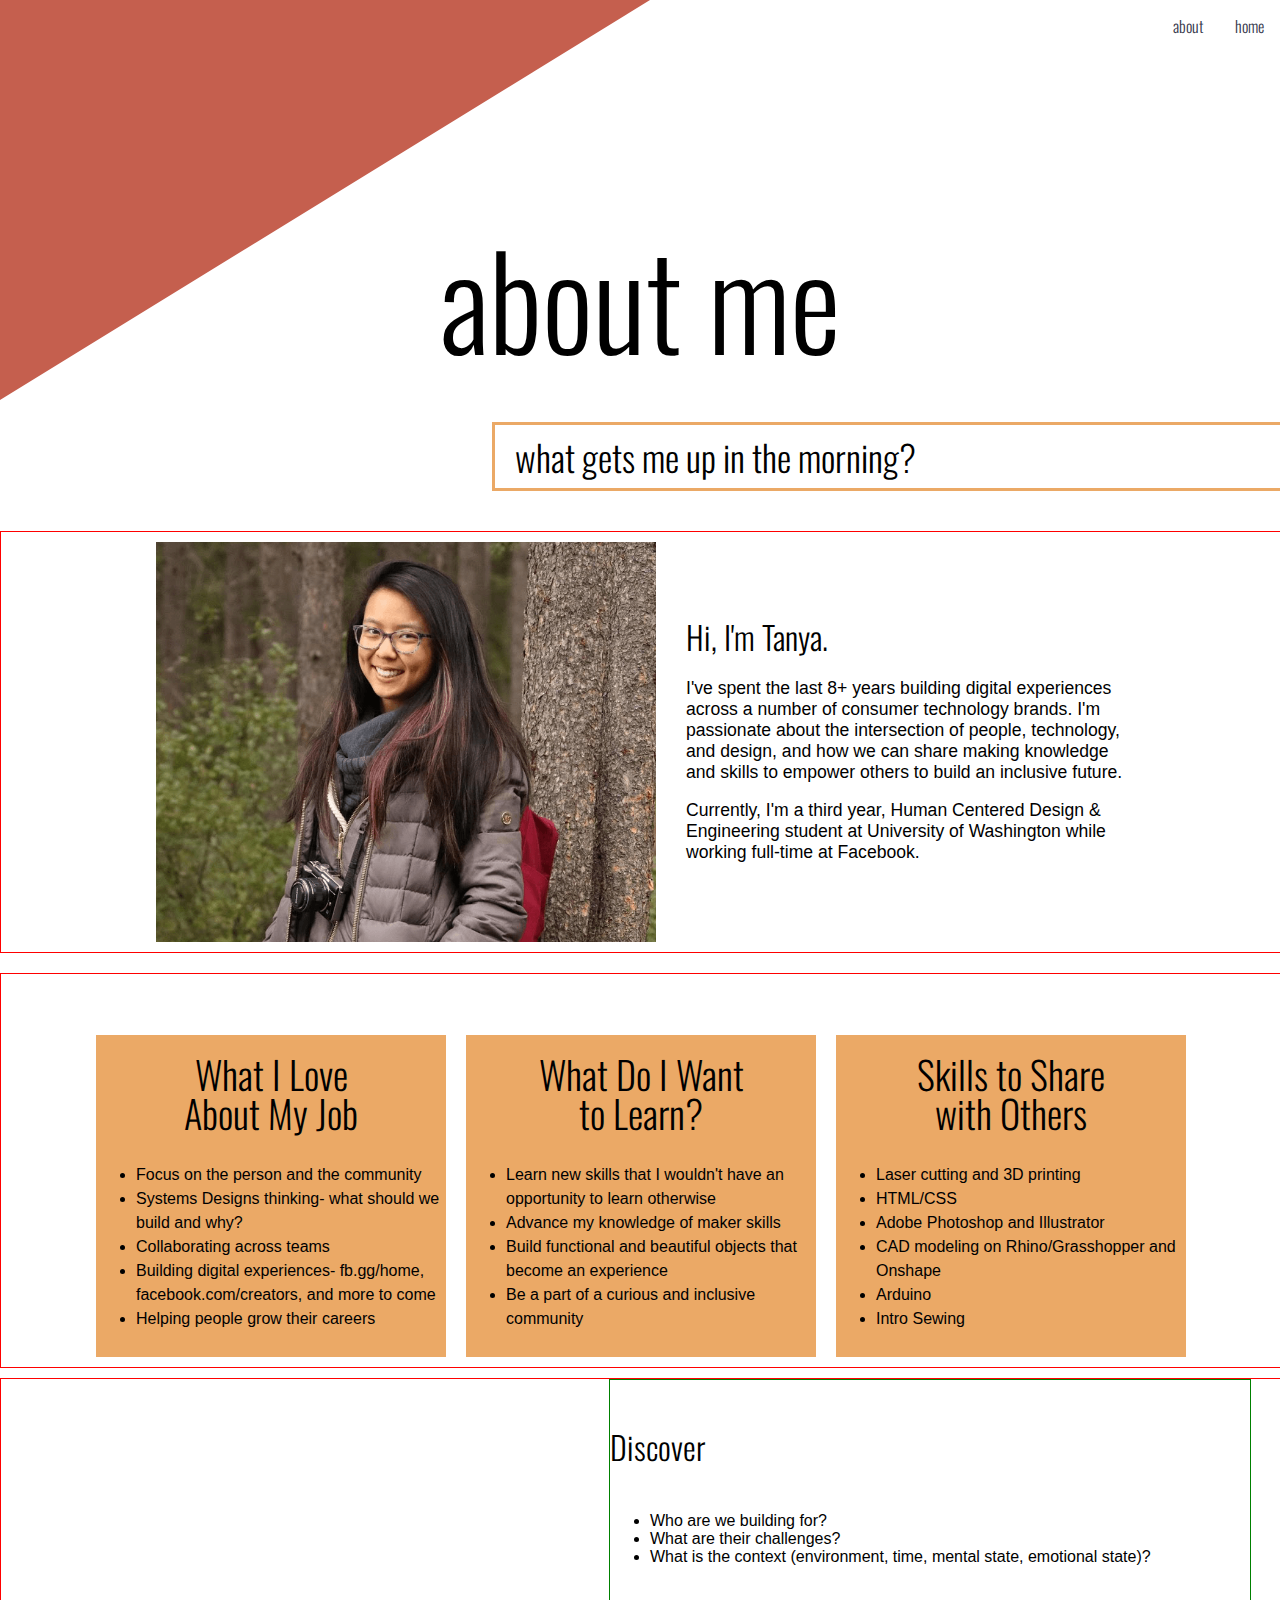
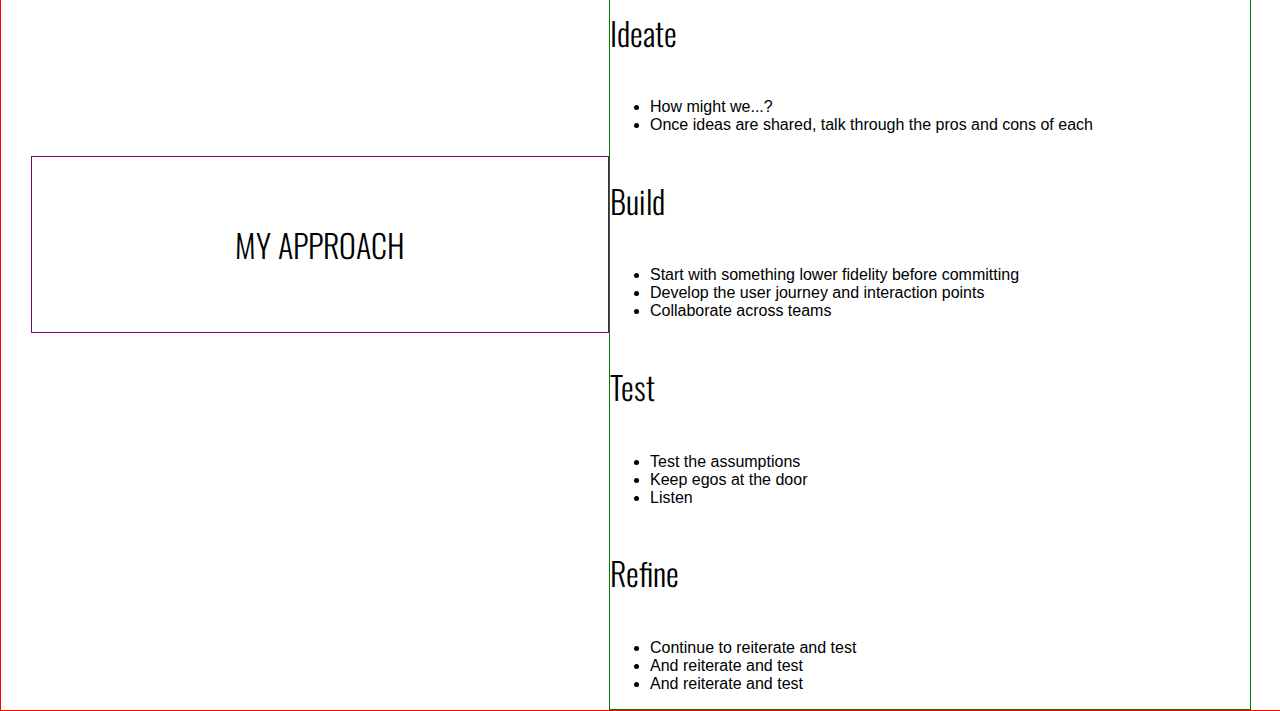
<file: about.html>
<!DOCTYPE html>
<html>

<head>
  <meta charset="utf-8">
  <meta name="viewport" content="width=device-width, maximum-scale=1.0" />
  <link rel="shortcut icon" type="image/x-icon" href="images/logo.png" />
  <title>Tanya Wang About</title>

  <link href="style.css" media="screen" rel="stylesheet" type="text/css" />
  <link href="https://fonts.googleapis.com/css?family=Oswald:200,400" rel="stylesheet">
  <script src="https://code.jquery.com/jquery-1.10.2.js"></script>
</head>

<body>

  <!-- Header -->
  <div id="container">
    <div class="triangle"></div>

    <!-- Nav Start -->
    <div id="nav-container"></div>

    <script>
      $(function() {
        $("#nav-container").load("nav.html");
      });

      $(function() {
        $('#navbar a').click(function() {
          $('#navbar a').removeClass('active');
          $(this).addClass('active');
        });
      });
    </script>

    <!-- Nav end -->

    <div class="header">
      <h1>about me</h1>
      <h2>what gets me up in the morning?</h2>
    </div>
  </div>

  <!-- Body -->

  <div class="about">
    <div class="assignments">
      <div class="assignment">
        <img src="images/profile-pic-small.png" width=800 />
      </div>
      <div class="wrap">
        <h4>Hi, I'm Tanya.</h4>
        <p>
          I've spent the last 8+ years building digital experiences across a number of consumer technology brands. I'm passionate about the intersection of people, technology, and design, and how we can share making knowledge and skills to empower
          others to build an inclusive future.
        </p>
        <p>
          Currently, I'm a third year, Human Centered Design & Engineering student at University of Washington while working full-time at Facebook.
        </p>
      </div>

    </div>



    <div class="assignments">
      <div class="assignment">
        <div class="noimage">
          <h4>What I Love </br>About My Job</h4>
          <ul>
            <li>Focus on the person and the community</li>
            <li>Systems Designs thinking- what should we build and why?</li>
            <li>Collaborating across teams</li>
            <li>Building digital experiences- fb.gg/home, facebook.com/creators, and more to come</li>
            <li>Helping people grow their careers </li>
          </ul>
        </div>
      </div>

      <div class="assignment">
        <div class="noimage">
          <h4>What Do I Want</br> to Learn?</h4>
          <ul>
            <li>Learn new skills that I wouldn't have an opportunity to learn otherwise</li>
            <li>Advance my knowledge of maker skills</li>
            <li>Build functional and beautiful objects that become an experience</li>
            <li>Be a part of a curious and inclusive community</li>
          </ul>
        </div>
      </div>


      <div class="assignment">
        <div class="noimage">
          <h4>Skills to Share<br />with Others</h4>
          <ul>
            <li>Laser cutting and 3D printing</li>
            <li>HTML/CSS</li>
            <li>Adobe Photoshop and Illustrator</li>
            <li>CAD modeling on Rhino/Grasshopper and Onshape</li>
            <li>Arduino</li>
            <li>Intro Sewing</li>
          </ul>
        </div>
      </div>

    </div>
  </div>

  <!-- Approach -->
  <div class="approachheader">
    <div class="approach-left">
      <h3> MY APPROACH </h3>
    </div>
    <div class="approach-right">
      <h4>Discover</h4>
      <ul>
        <li>Who are we building for?</li>
        <li>What are their challenges?</li>
        <li>What is the context (environment, time, mental state, emotional state)?</li>
      </ul>

      <h4>Ideate</h4>
      <ul>
        <li>How might we...?</li>
        <li>Once ideas are shared, talk through the pros and cons of each</li>
      </ul>


      <h4>Build</h4>
      <ul>
        <li>Start with something lower fidelity before committing</li>
        <li>Develop the user journey and interaction points</li>
        <li>Collaborate across teams</li>
      </ul>


      <h4>Test</h4>
      <ul>
        <li>Test the assumptions</li>
        <li>Keep egos at the door</li>
        <li>Listen</li>
      </ul>

      <h4>Refine</h4>
      <ul>
        <li>Continue to reiterate and test</li>
        <li>And reiterate and test</li>
        <li>And reiterate and test</li>
      </ul>

    </div>
  </div>

</body>

</html>
</file>
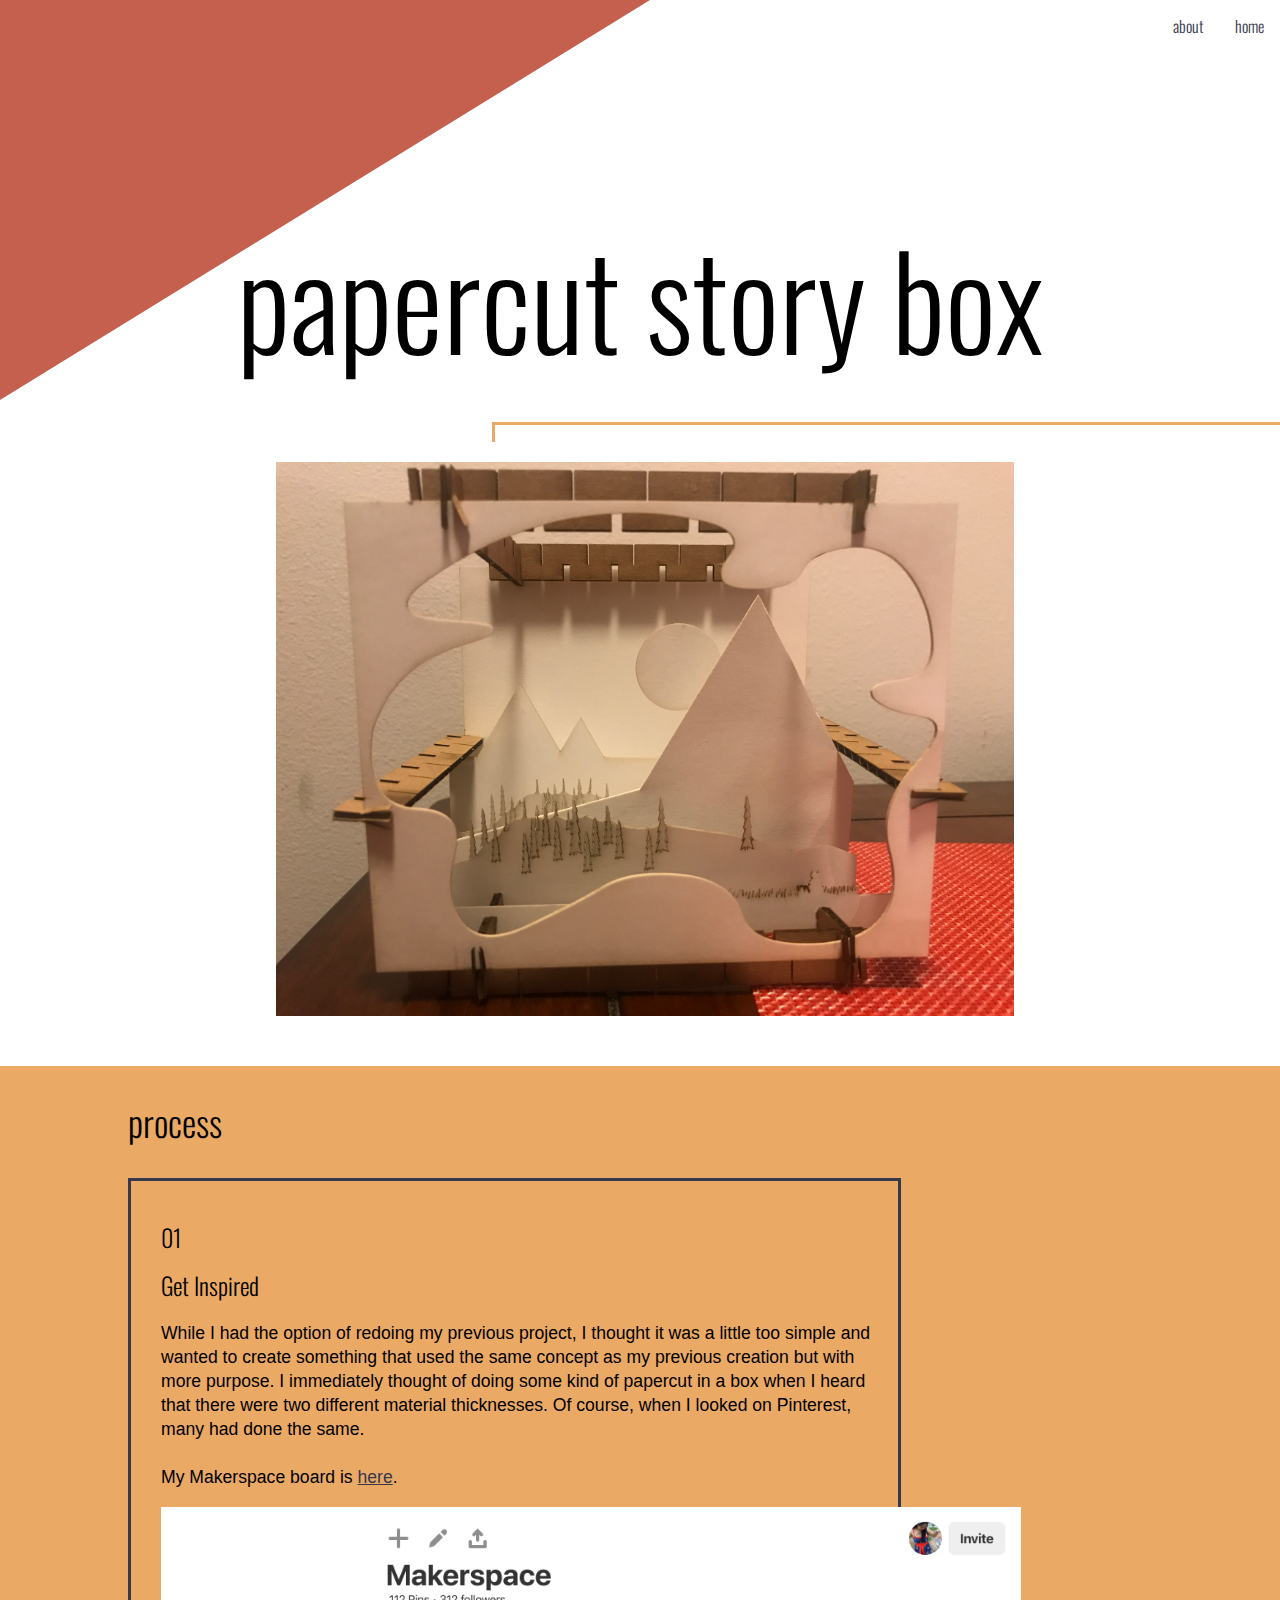
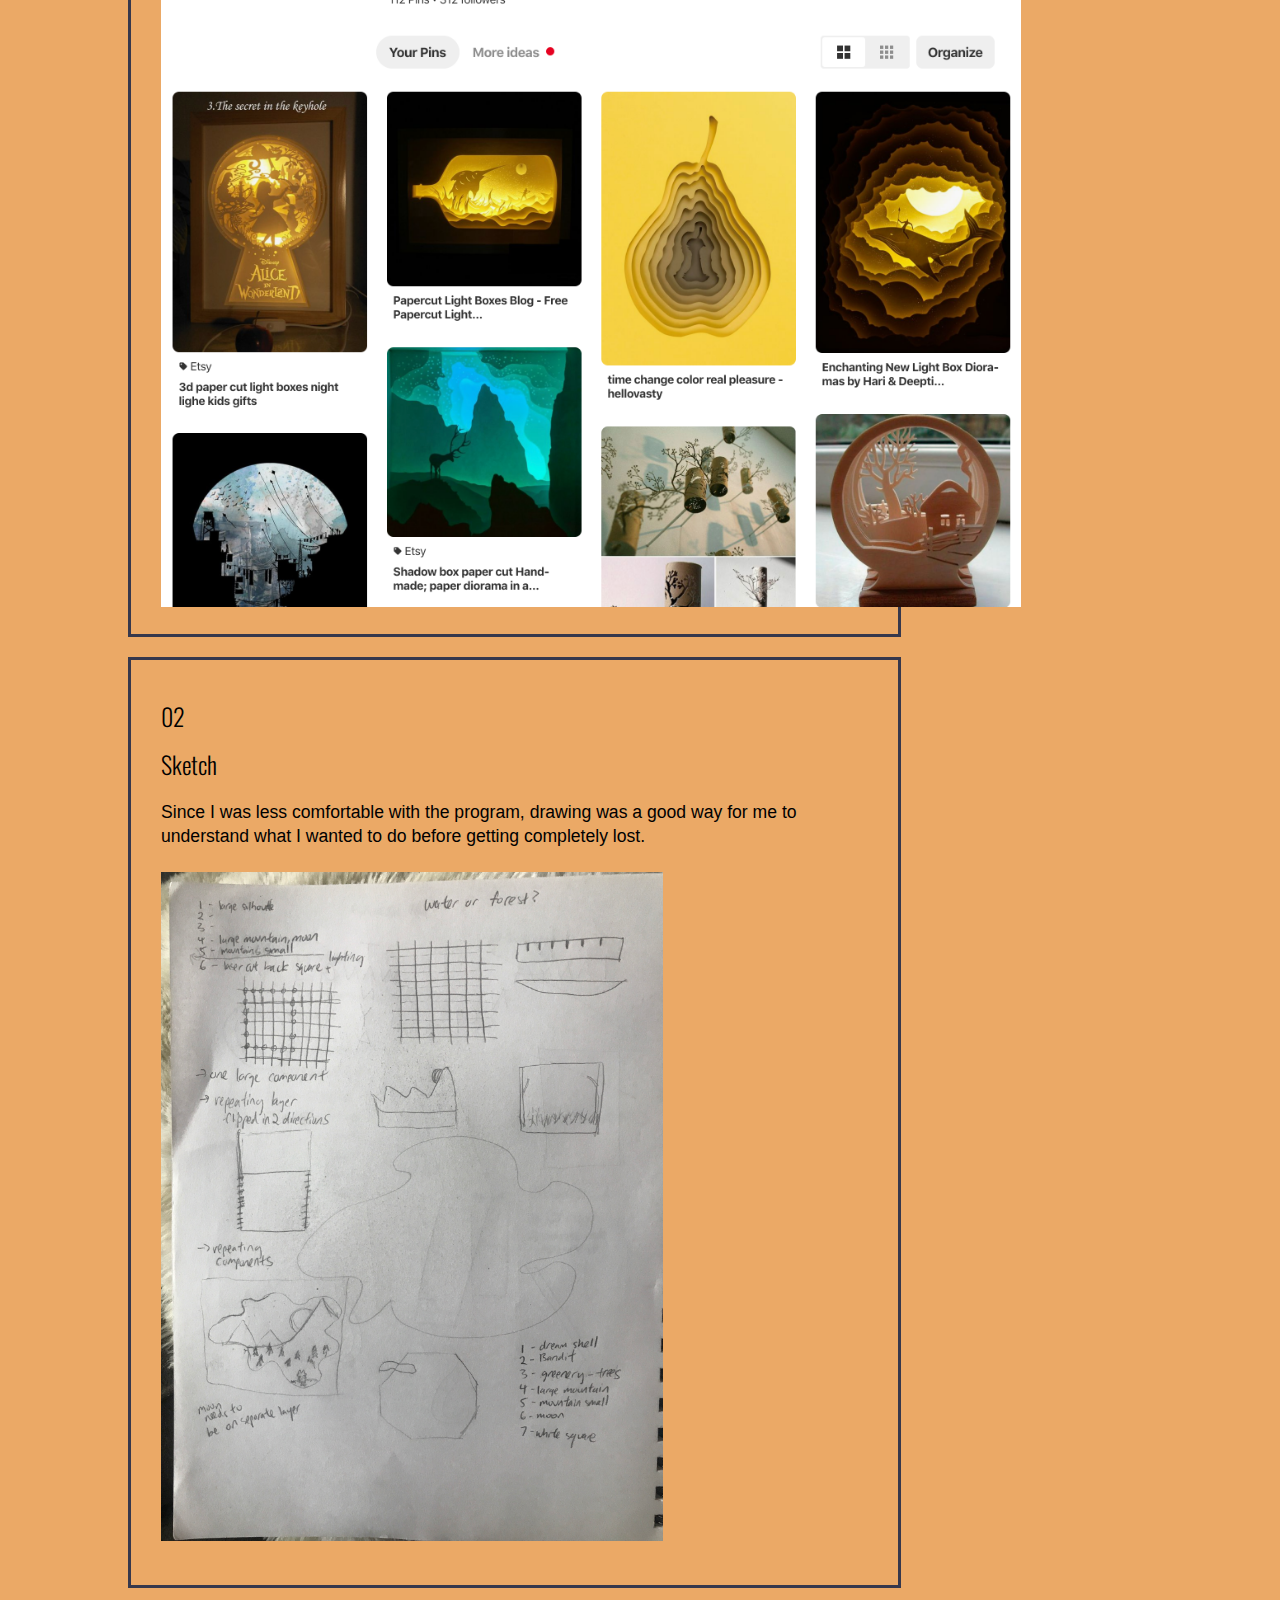
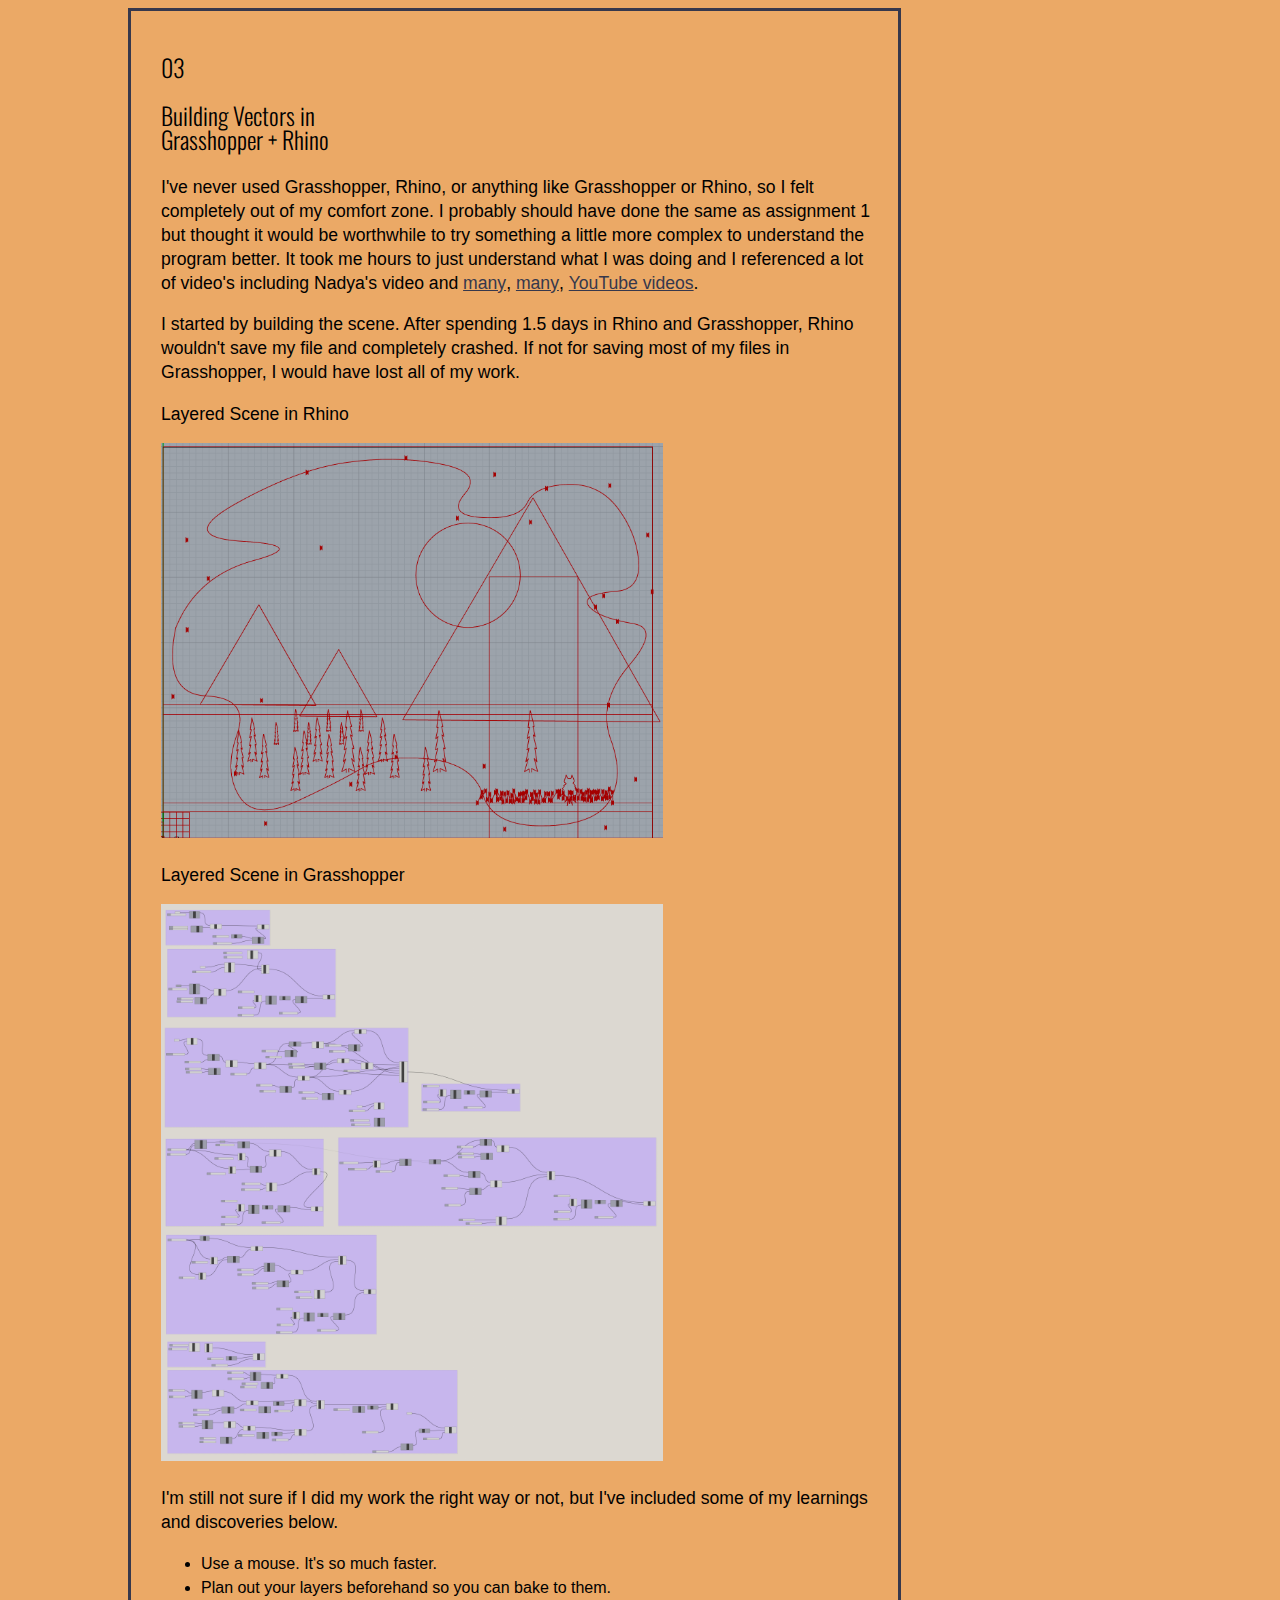
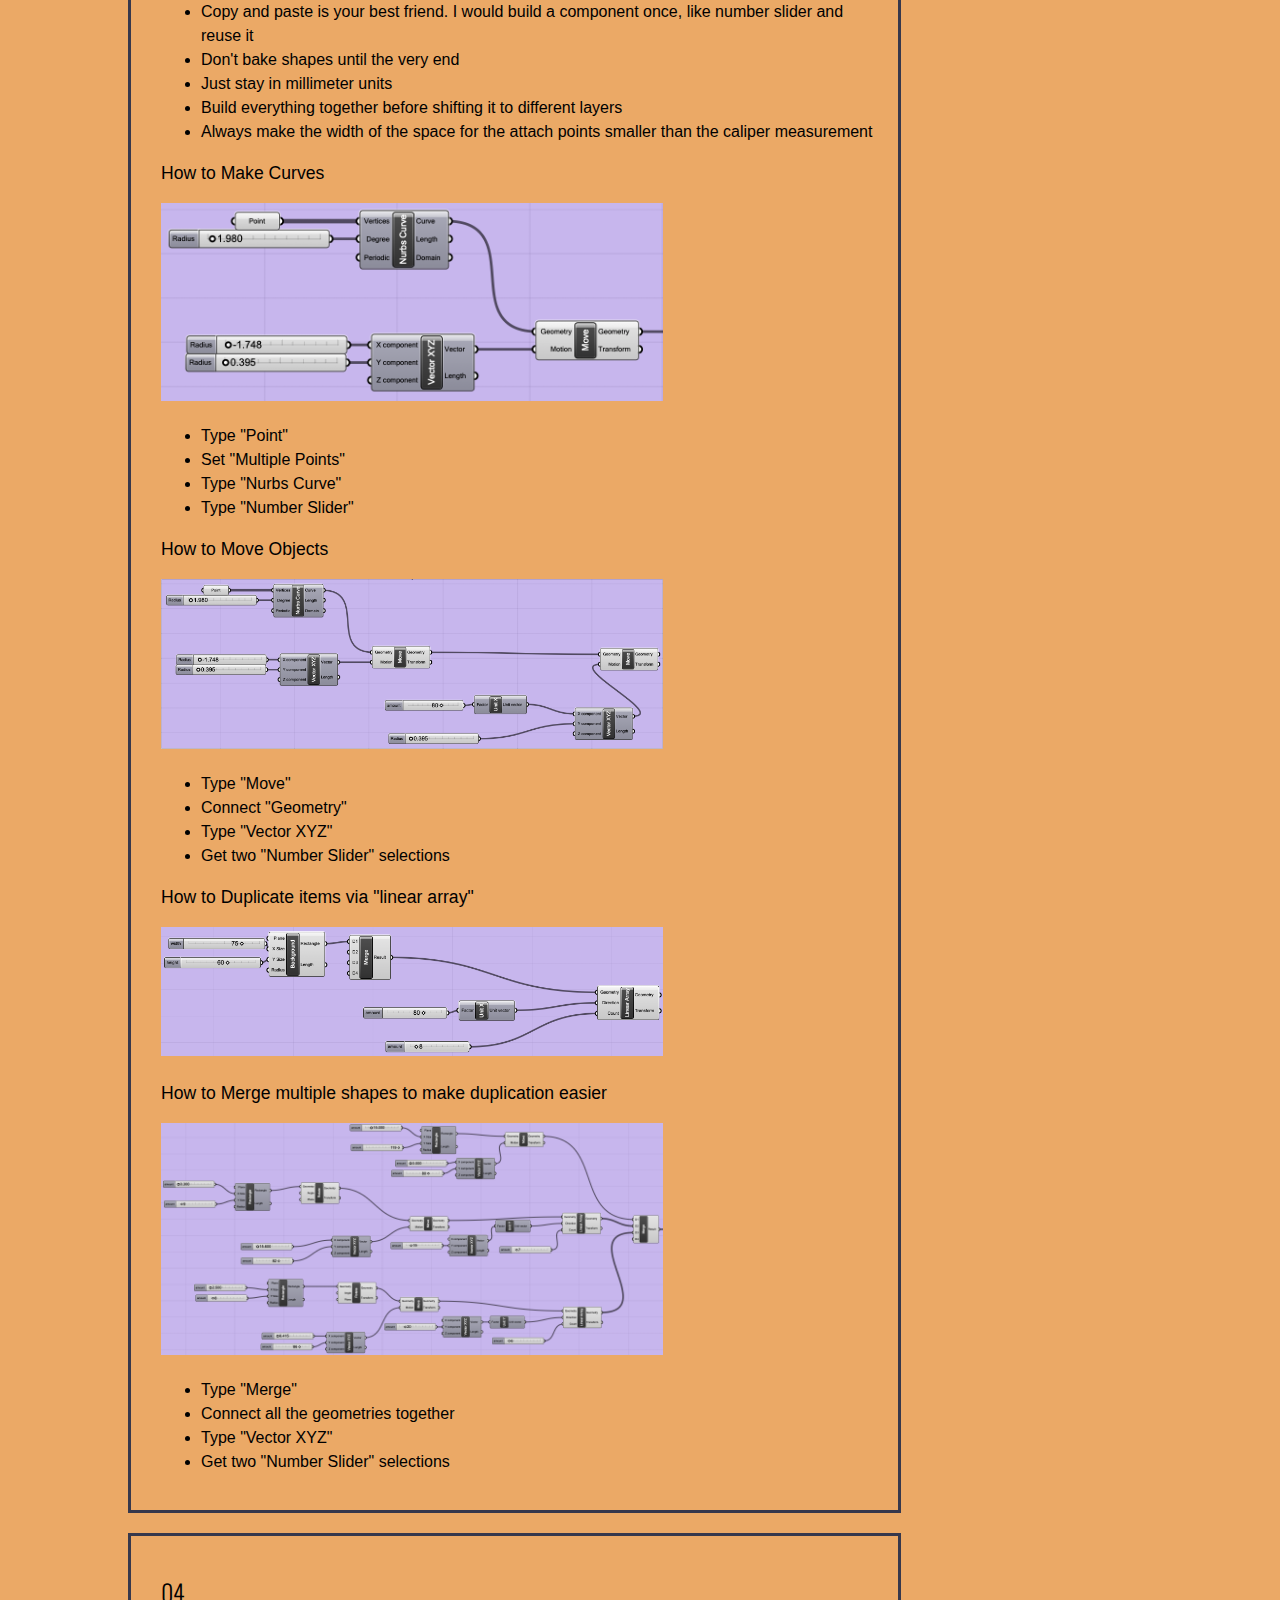
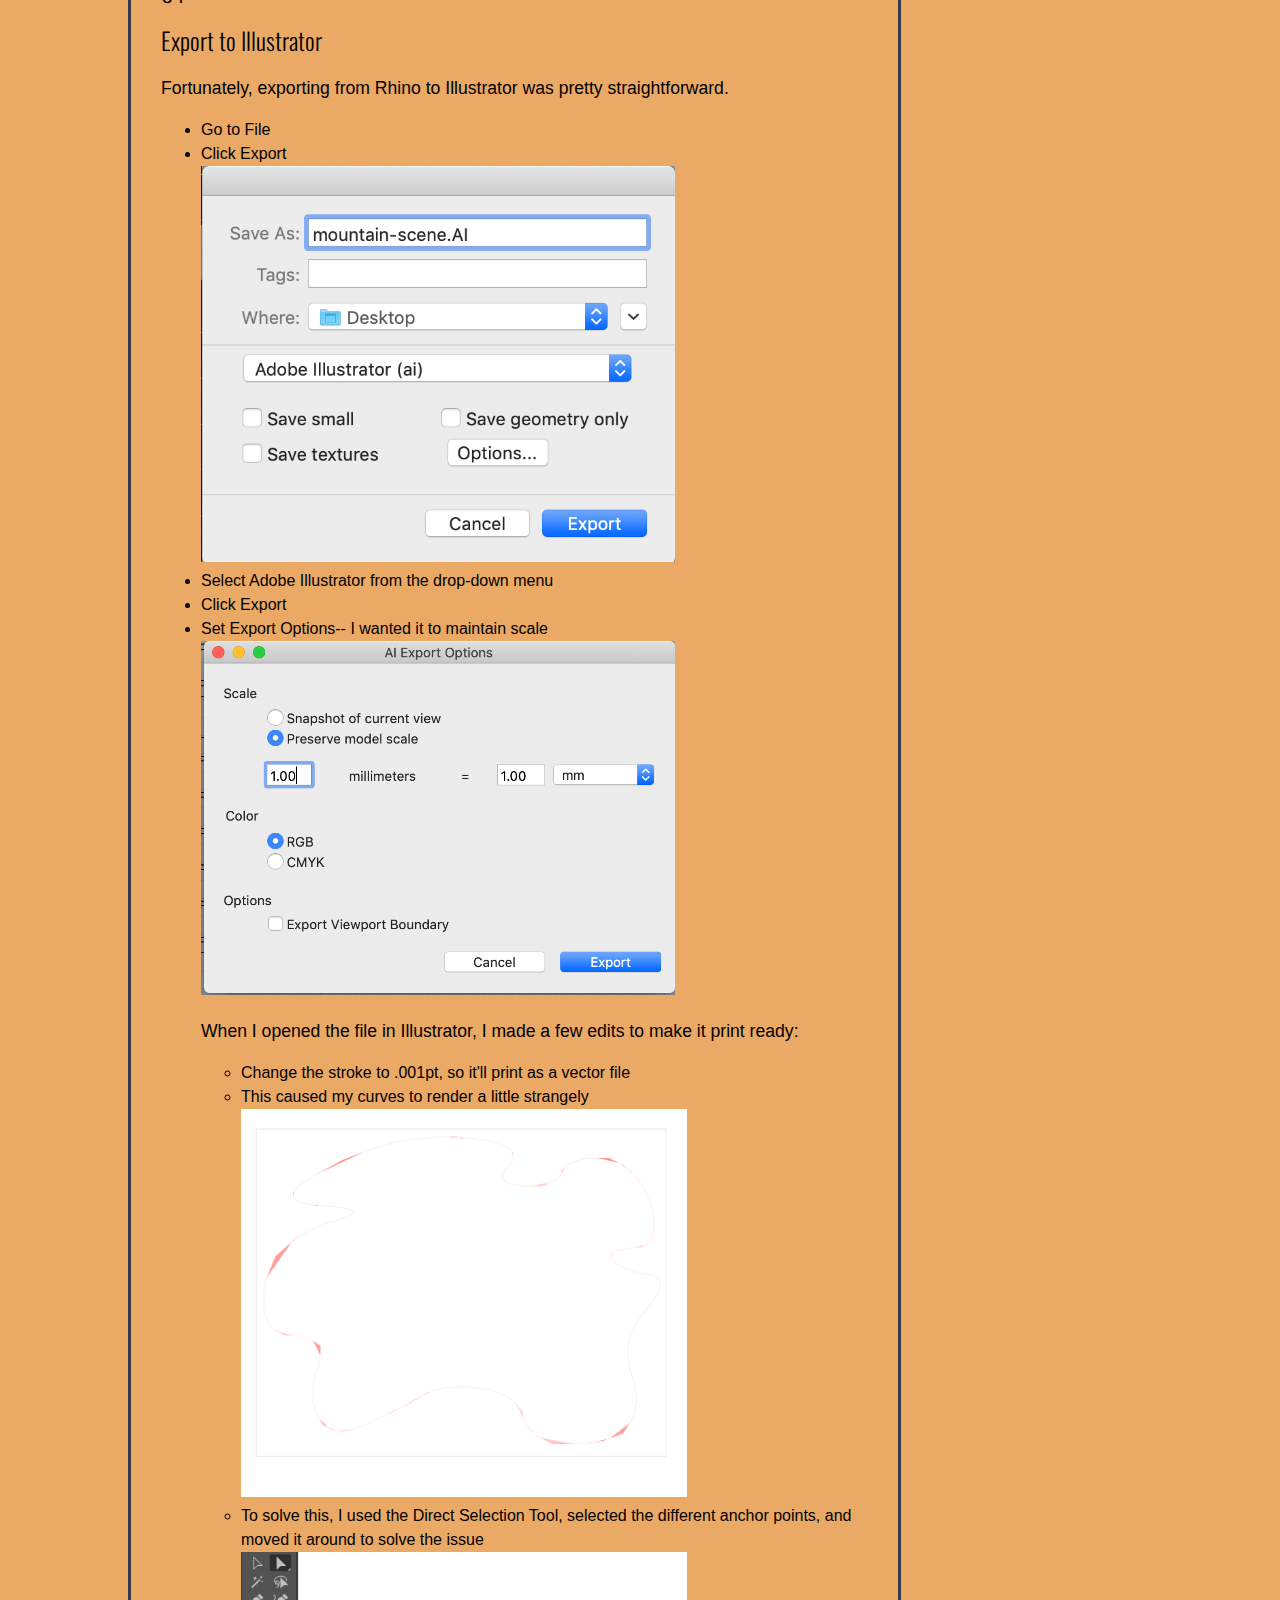
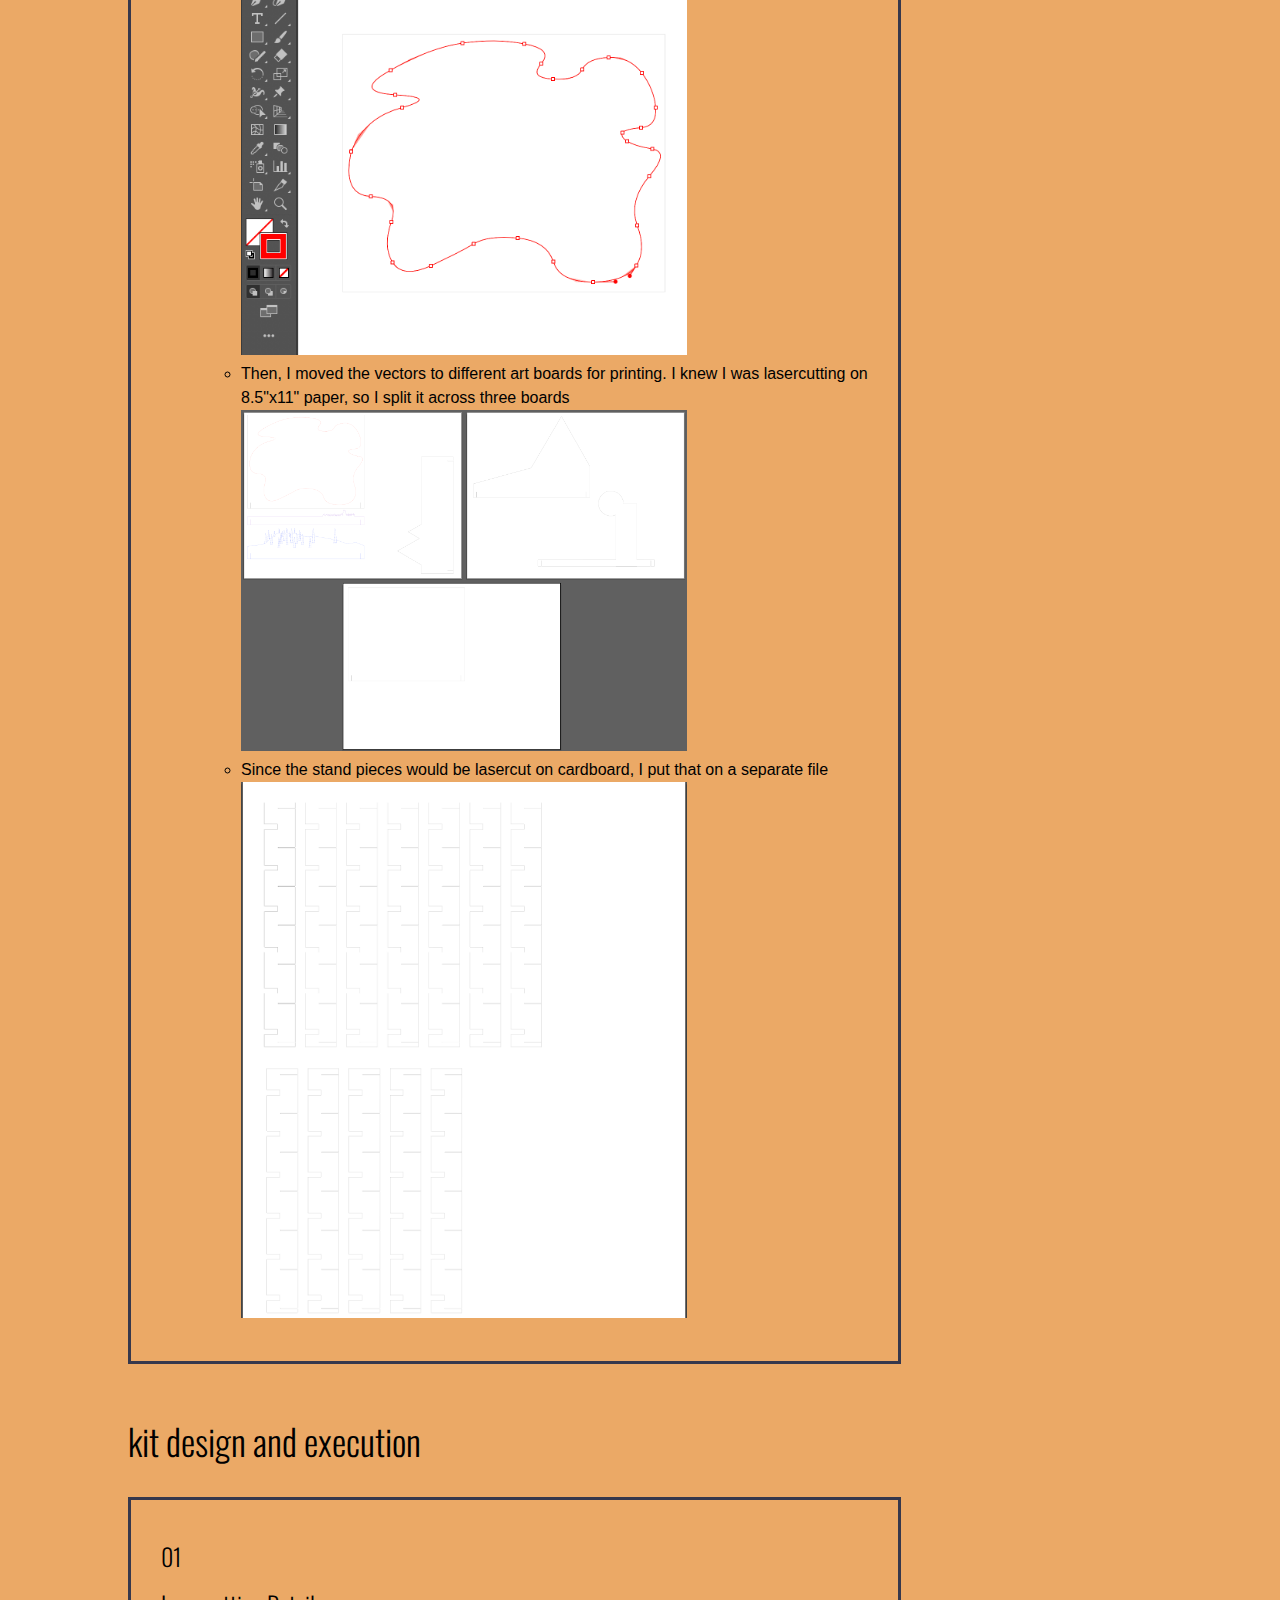
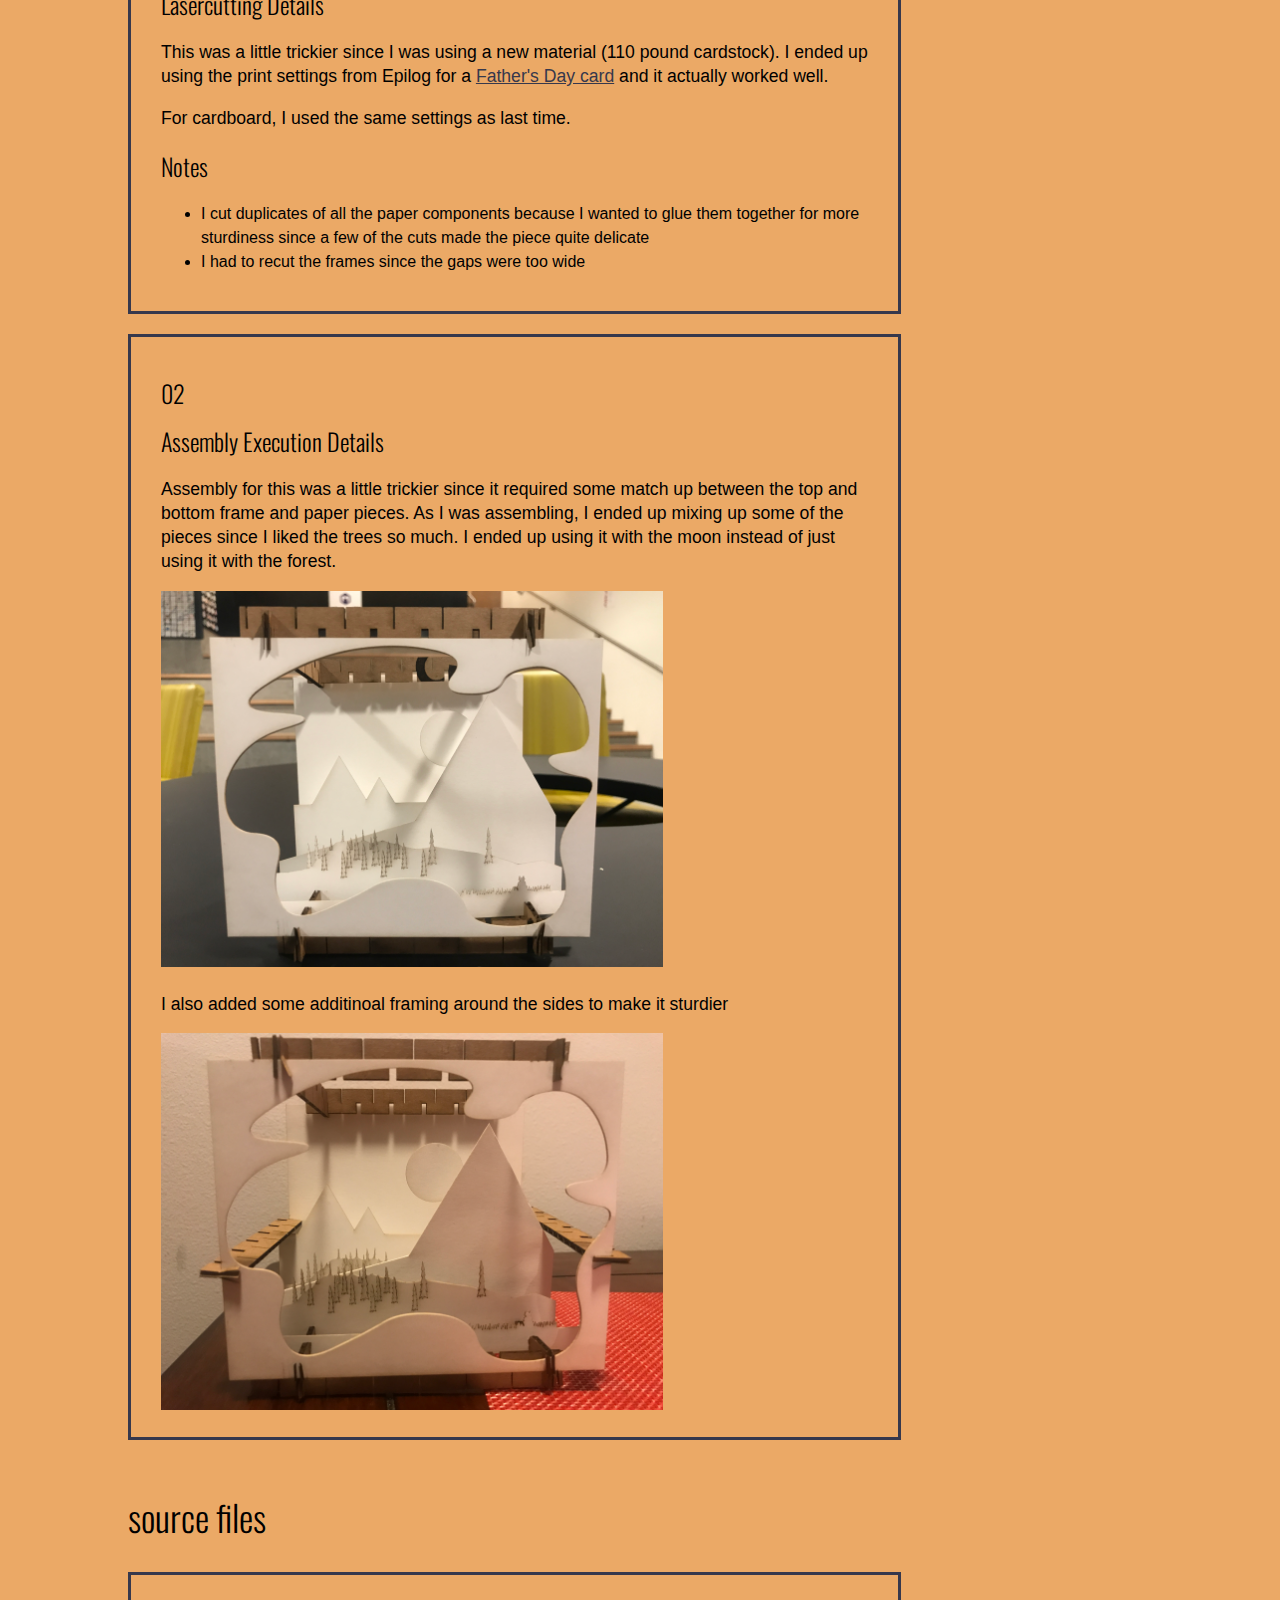
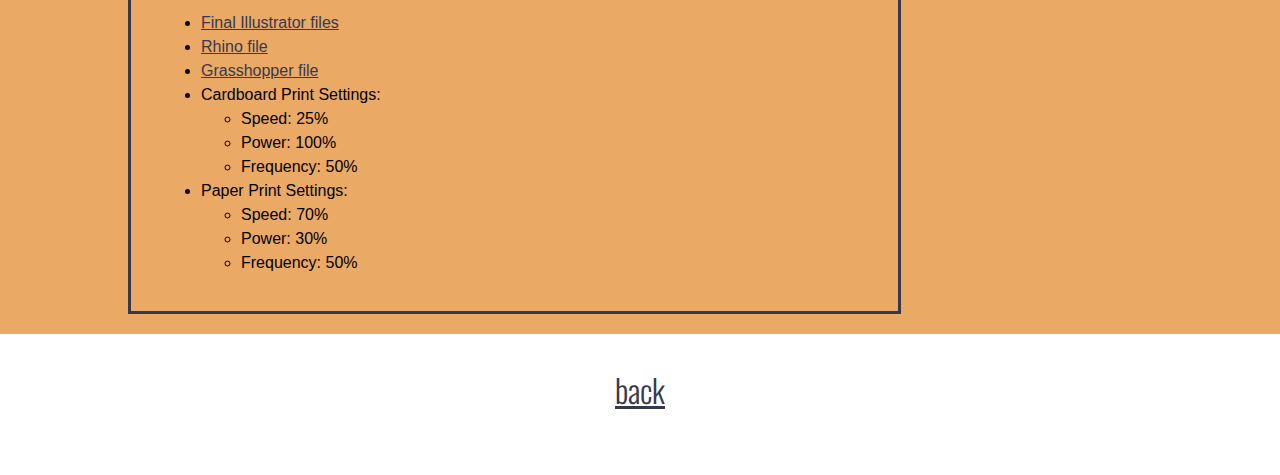
<file: assignment2.html>
<!DOCTYPE html>
<html>

<head>
  <meta charset="utf-8">
  <meta name="viewport" content="width=device-width, maximum-scale=1.0" />
  <link rel="shortcut icon" type="image/x-icon" href="images/logo.png" />
  <title>Tanya Wang</title>

  <link href="style.css" media="screen" rel="stylesheet" type="text/css" />
  <link href="https://fonts.googleapis.com/css?family=Oswald:200,400" rel="stylesheet">
  <script src="https://code.jquery.com/jquery-1.10.2.js"></script>
</head>

<body>

  <!-- Header -->
  <div id="container">
    <div class="triangle"></div>
    <!-- Nav Start -->
    <div id="nav-container"></div>

    <script>
      $(function() {
        $("#nav-container").load("nav.html");
      });
    </script>
    <!-- Nav end -->

    <div class="header">
      <h1>papercut story box</h1>
      <h2>bandit dreams of the forest</h2>
    </div>
  </div>





  <div class="assignmentspage">
    <div class="assignment">
      <div class="main">
        <img src="images/a2/final-v3.jpg" />
      </div>
    </div>

    <div class="container">
      <h2>process</h2>
      <div class="assignment">
        <h3>01</h3>
        <h3>Get Inspired</h3>
        <p>
          While I had the option of redoing my previous project, I thought it was a little too simple and wanted to create something that used the same concept as my previous creation but with more purpose. I immediately thought of doing some kind of
          papercut in a box when I heard that there were two different material thicknesses. Of course, when I looked on Pinterest, many had done the same.<br /><br />My Makerspace board is <a
            href="https://www.pinterest.com/tanyawang/makerspace/">here</a>.
        </p>
        <div class="inspo"><img src="images/a2/inspo-2.png" width=500></a></div>
      </div>

      <div class="assignment">
        <h3>02</h3>
        <h3>Sketch</h3>
        <p>
          Since I was less comfortable with the program, drawing was a good way for me to understand what I wanted to do before getting completely lost.
          <br /><br />
          <img src="images/a2/sketch.jpg" width=300 />
        </p>
      </div>

      <div class="assignment">
        <h3>03</h3>
        <h3>Building Vectors in Grasshopper + Rhino</h3>

        <p>
          I've never used Grasshopper, Rhino, or anything like Grasshopper or Rhino, so I felt completely out of my comfort zone. I probably should have done the same as assignment 1 but thought it would be worthwhile to try something a little more
          complex to understand the
          program better. It took me hours to just understand what I was doing and I referenced a lot of video's including Nadya's video and <a href="https://www.youtube.com/watch?v=AGucq0hDnlk&t=465s">many</a>, <a
            href="https://www.youtube.com/watch?v=Rfj1BdHws4o&t=105s">many</a>, <a href="https://www.youtube.com/watch?v=qeQzhwF2WEo">YouTube videos</a>.
        </p>
        <p>
          I started by building the scene. After spending 1.5 days in Rhino and Grasshopper, Rhino wouldn't save my file and completely crashed. If not for saving most of my files in Grasshopper, I would have lost all of my work.
        </p>
        <p>Layered Scene in Rhino</p>
        <img src="images/a2/scene.png">
        <p>Layered Scene in Grasshopper</p>
        <img src="images/a2/grasshopper.png">
        <p>
          I'm still not sure if I did my work the right way or not, but I've included some of my learnings and discoveries below.
        </p>

        <ul>
          <li> Use a mouse. It's so much faster.</li>
          <li> Plan out your layers beforehand so you can bake to them.</li>
          <li> Copy and paste is your best friend. I would build a component once, like number slider and reuse it</li>
          <li> Don't bake shapes until the very end</li>
          <li> Just stay in millimeter units</li>
          <li> Build everything together before shifting it to different layers </li>
          <li> Always make the width of the space for the attach points smaller than the caliper measurement</li>
        </ul>
        <p>How to Make Curves</p>
        <img src="images/a2/nurbs.png">
        <ul>
          <li>Type "Point" </li>
          <li>Set "Multiple Points"</li>
          <li>Type "Nurbs Curve"</li>
          <li>Type "Number Slider"</li>
        </ul>
        <p> How to Move Objects</p>
        <img src="images/a2/move.png">
        <ul>
          <li>Type "Move" </li>
          <li>Connect "Geometry"</li>
          <li>Type "Vector XYZ"</li>
          <li>Get two "Number Slider" selections</li>
        </ul>
        <p> How to Duplicate items via "linear array"</p>
        <img src="images/a2/linear.png">
        <p> How to Merge multiple shapes to make duplication easier</p>
        <img src="images/a2/merge.png">
        <ul>
          <li>Type "Merge" </li>
          <li>Connect all the geometries together</li>
          <li>Type "Vector XYZ"</li>
          <li>Get two "Number Slider" selections</li>
        </ul>


      </div>


      <div class="assignment">
        <h3>04</h3>
        <h3>Export to Illustrator</h3>

        <p>
          Fortunately, exporting from Rhino to Illustrator was pretty straightforward. </p>
        <ul>
          <li>Go to File</li>
          <li>Click Export</li>
          <img src="images/a2/export.png">
          <li>Select Adobe Illustrator from the drop-down menu</li>
          <li>Click Export</li>
          <li>Set Export Options-- I wanted it to maintain scale</li>
          <img src="images/a2/exportoptions.png">


          <p>
            When I opened the file in Illustrator, I made a few edits to make it print ready:</p>
          <ul>
            <li>Change the stroke to .001pt, so it'll print as a vector file</li>
            <li>This caused my curves to render a little strangely</li>
            <img src="images/a2/error.png">
            <li>To solve this, I used the Direct Selection Tool, selected the different anchor points, and moved it around to solve the issue</li>
            <img src="images/a2/fix.png">
            <li>Then, I moved the vectors to different art boards for printing. I knew I was lasercutting on 8.5"x11" paper, so I split it across three boards</li>
            <img src="images/a2/ai.png">
            <li>Since the stand pieces would be lasercut on cardboard, I put that on a separate file</li>
            <img src="images/a2/stand.png">
          </ul>
      </div>

    </div>

    <div class="container">
      <h2>kit design and execution</h2>

      <div class="assignment">
        <h3>01</h3>
        <h3>Lasercutting Details</h3>
        <p>This was a little trickier since I was using a new material (110 pound cardstock). I ended up using the print settings from Epilog for a <a href="https://www.epiloglaser.com/resources/sample-club/fathers-day-card-cutting.htm">Father's Day
            card</a> and it actually worked well. </p>

        <p> For cardboard, I used the same settings as last time.</p>

        <h3>Notes</h3>
        <ul>
          <li>I cut duplicates of all the paper components because I wanted to glue them together for more sturdiness since a few of the cuts made the piece quite delicate</li>
          <li>I had to recut the frames since the gaps were too wide</li>
        </ul>
        </p>
      </div>
      <div class="assignment">
        <h3>02</h3>
        <h3>Assembly Execution Details</h3>

        <p>Assembly for this was a little trickier since it required some match up between the top and bottom frame and paper pieces. As I was assembling, I ended up mixing up some of the pieces since I liked the trees so much. I ended up using it
          with the moon instead of just using it with the forest.</p>
        <img src="images/a2/final.jpg" width=300 />
        <p>I also added some additinoal framing around the sides to make it sturdier</p>
        <img src="images/a2/final-v3.jpg" width=300 />
      </div>
    </div>


    <div class="container">
      <h2>source files</h2>
      <div class="assignment">
        <ul>
          <li><a href="files/a2/ai.zip">Final Illustrator files</a></li>
          <li><a href="files/a2/mountain-scene.3dm">Rhino file</a></li>
          <li><a href="files/a2/mountainscene.gh">Grasshopper file</a></li>
          <li>Cardboard Print Settings:</li>
          <ul>
            <li>Speed: 25%</li>
            <li>Power: 100%</li>
            <li>Frequency: 50%</li>
          </ul>
          <li>Paper Print Settings:</li>
          <ul>
            <li>Speed: 70%</li>
            <li>Power: 30%</li>
            <li>Frequency: 50%</li>
          </ul>
        </ul>
      </div>
    </div>

    <div class="main">
      <h3><a href="index.html">back</a></h3>

    </div>

  </div>
</body>

</html>
</file>
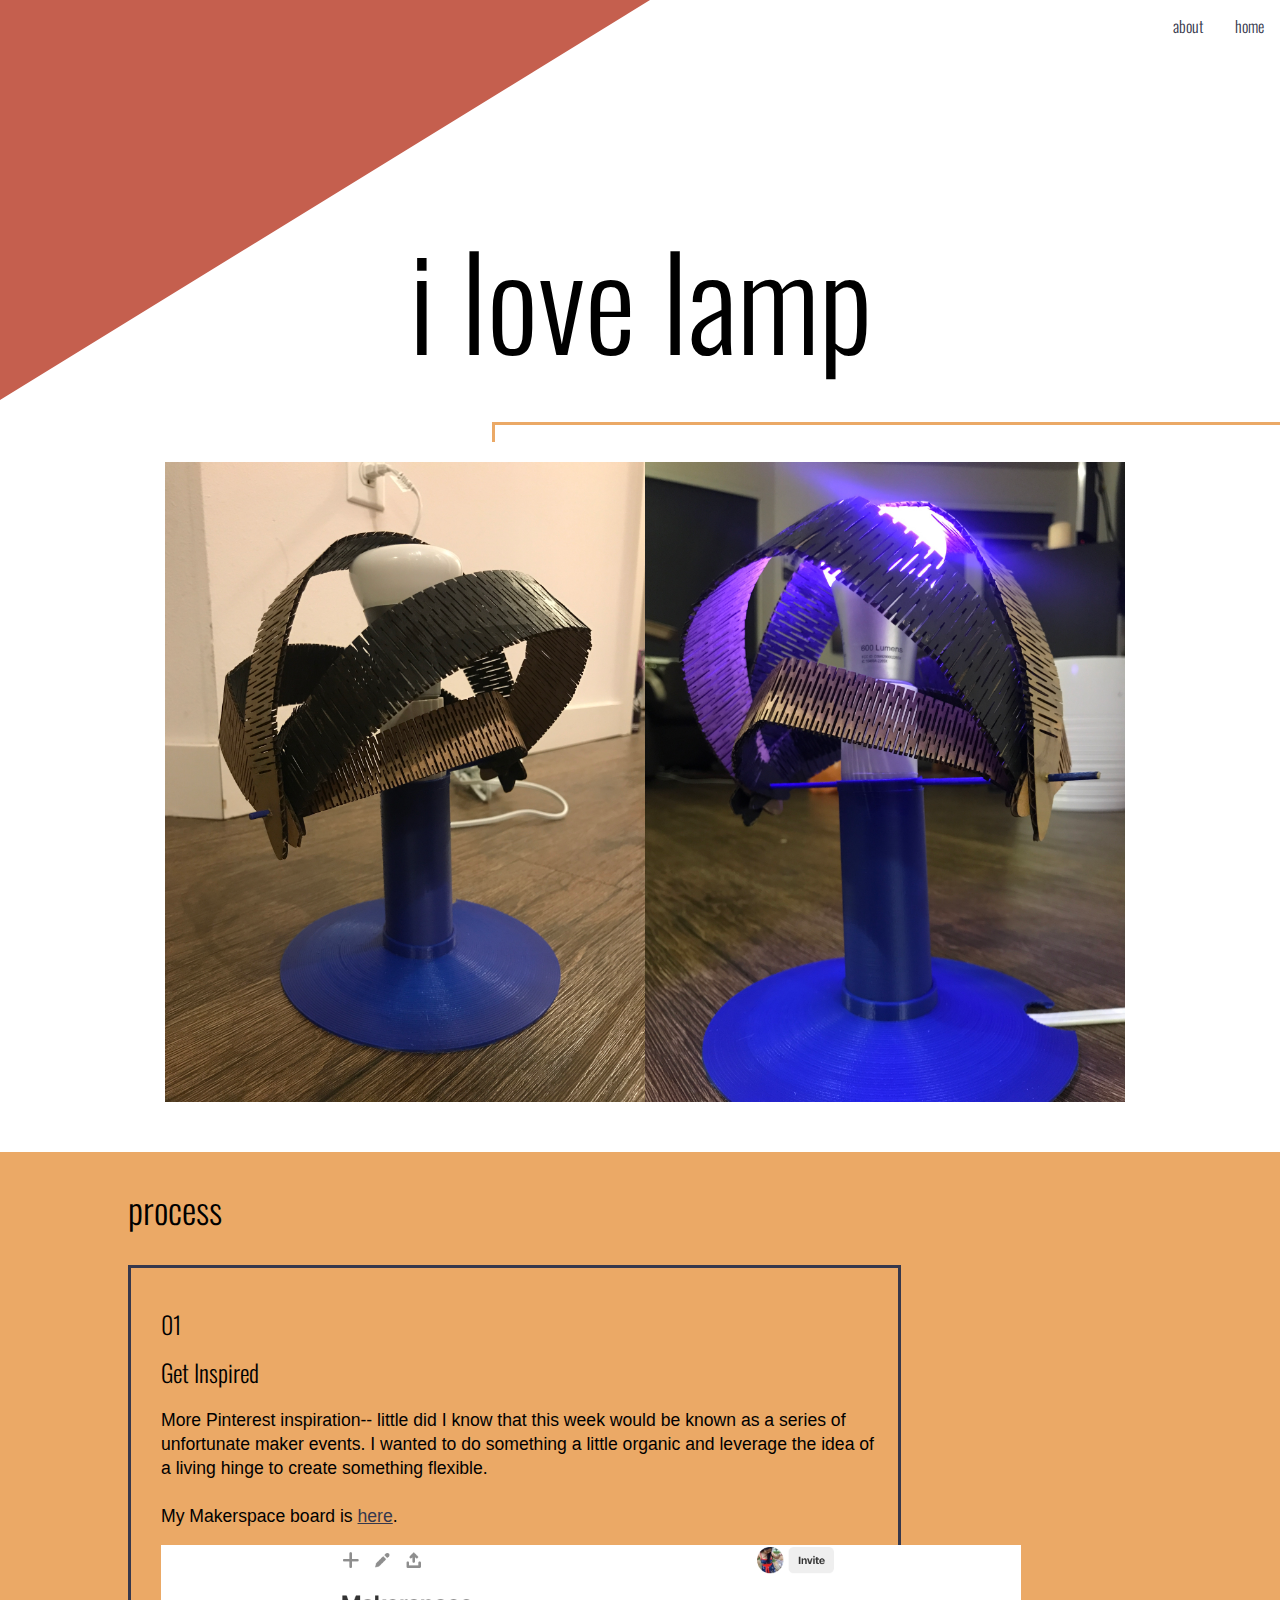
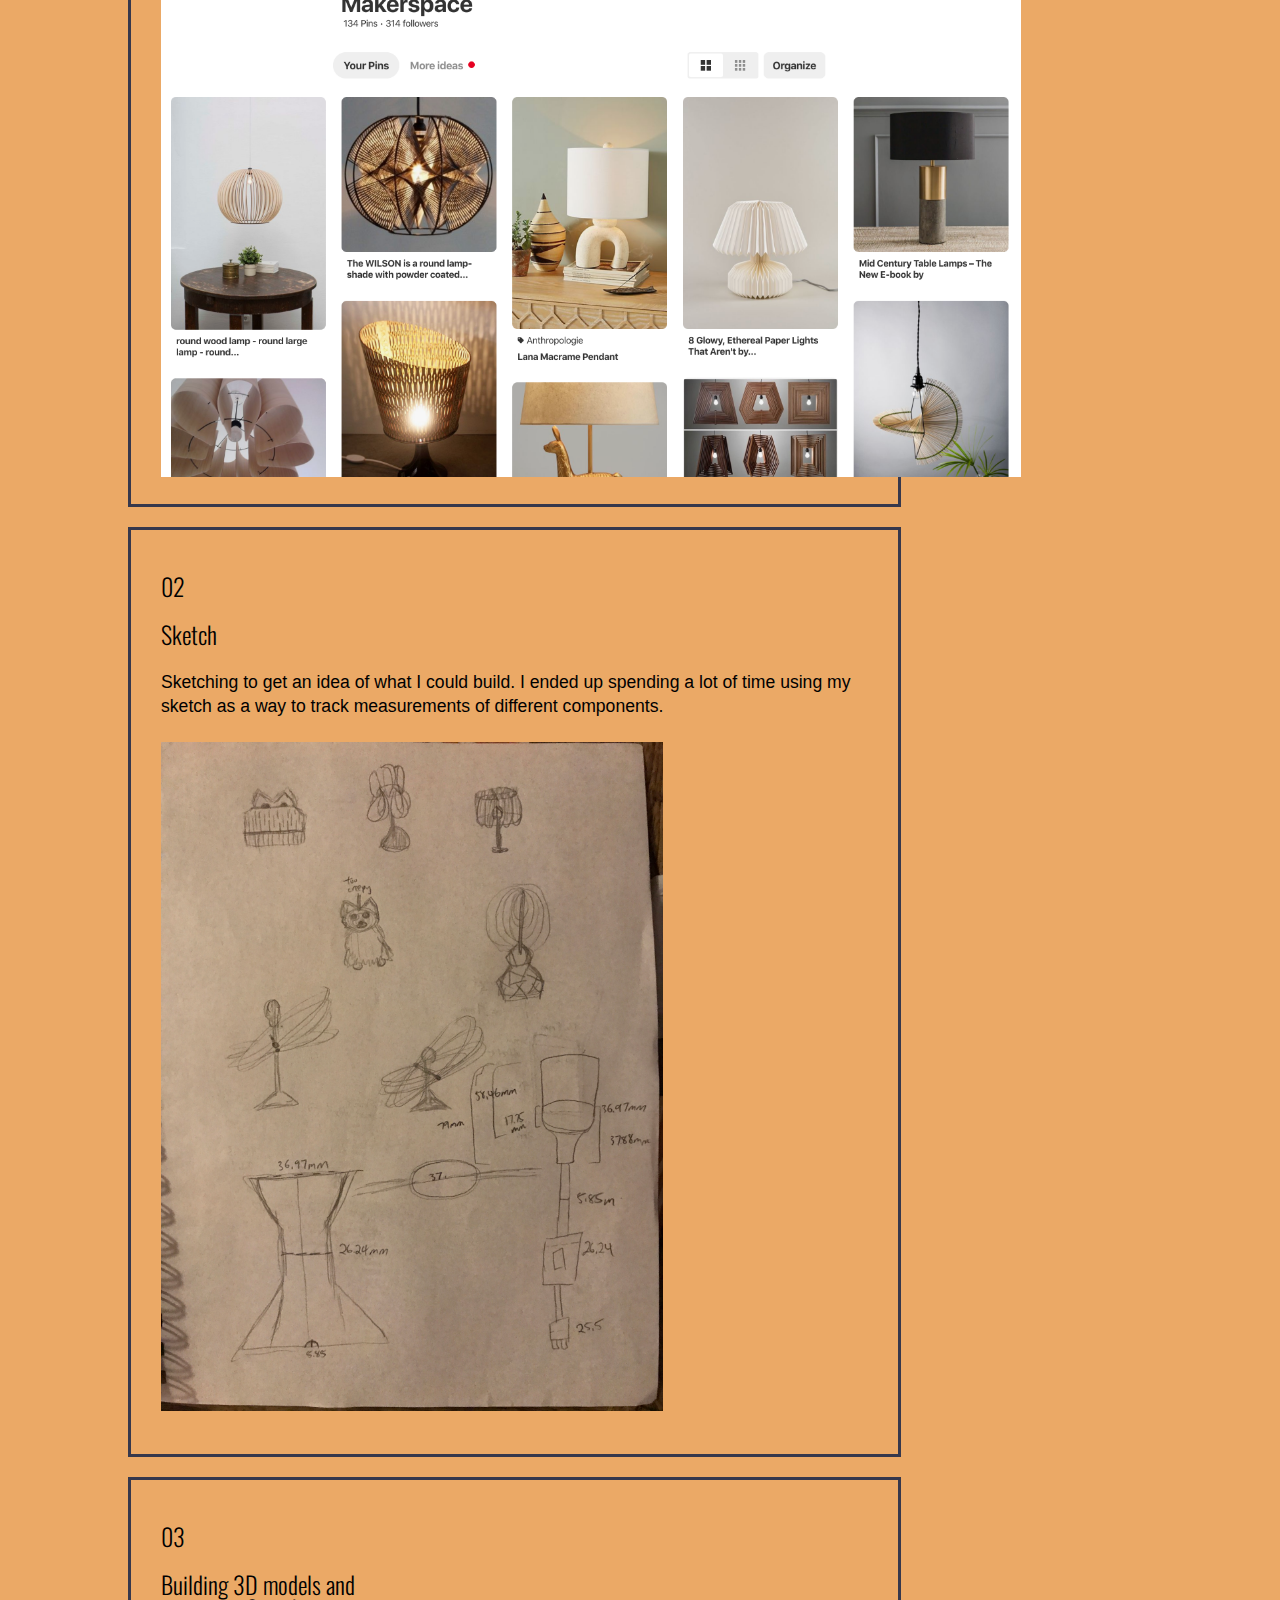
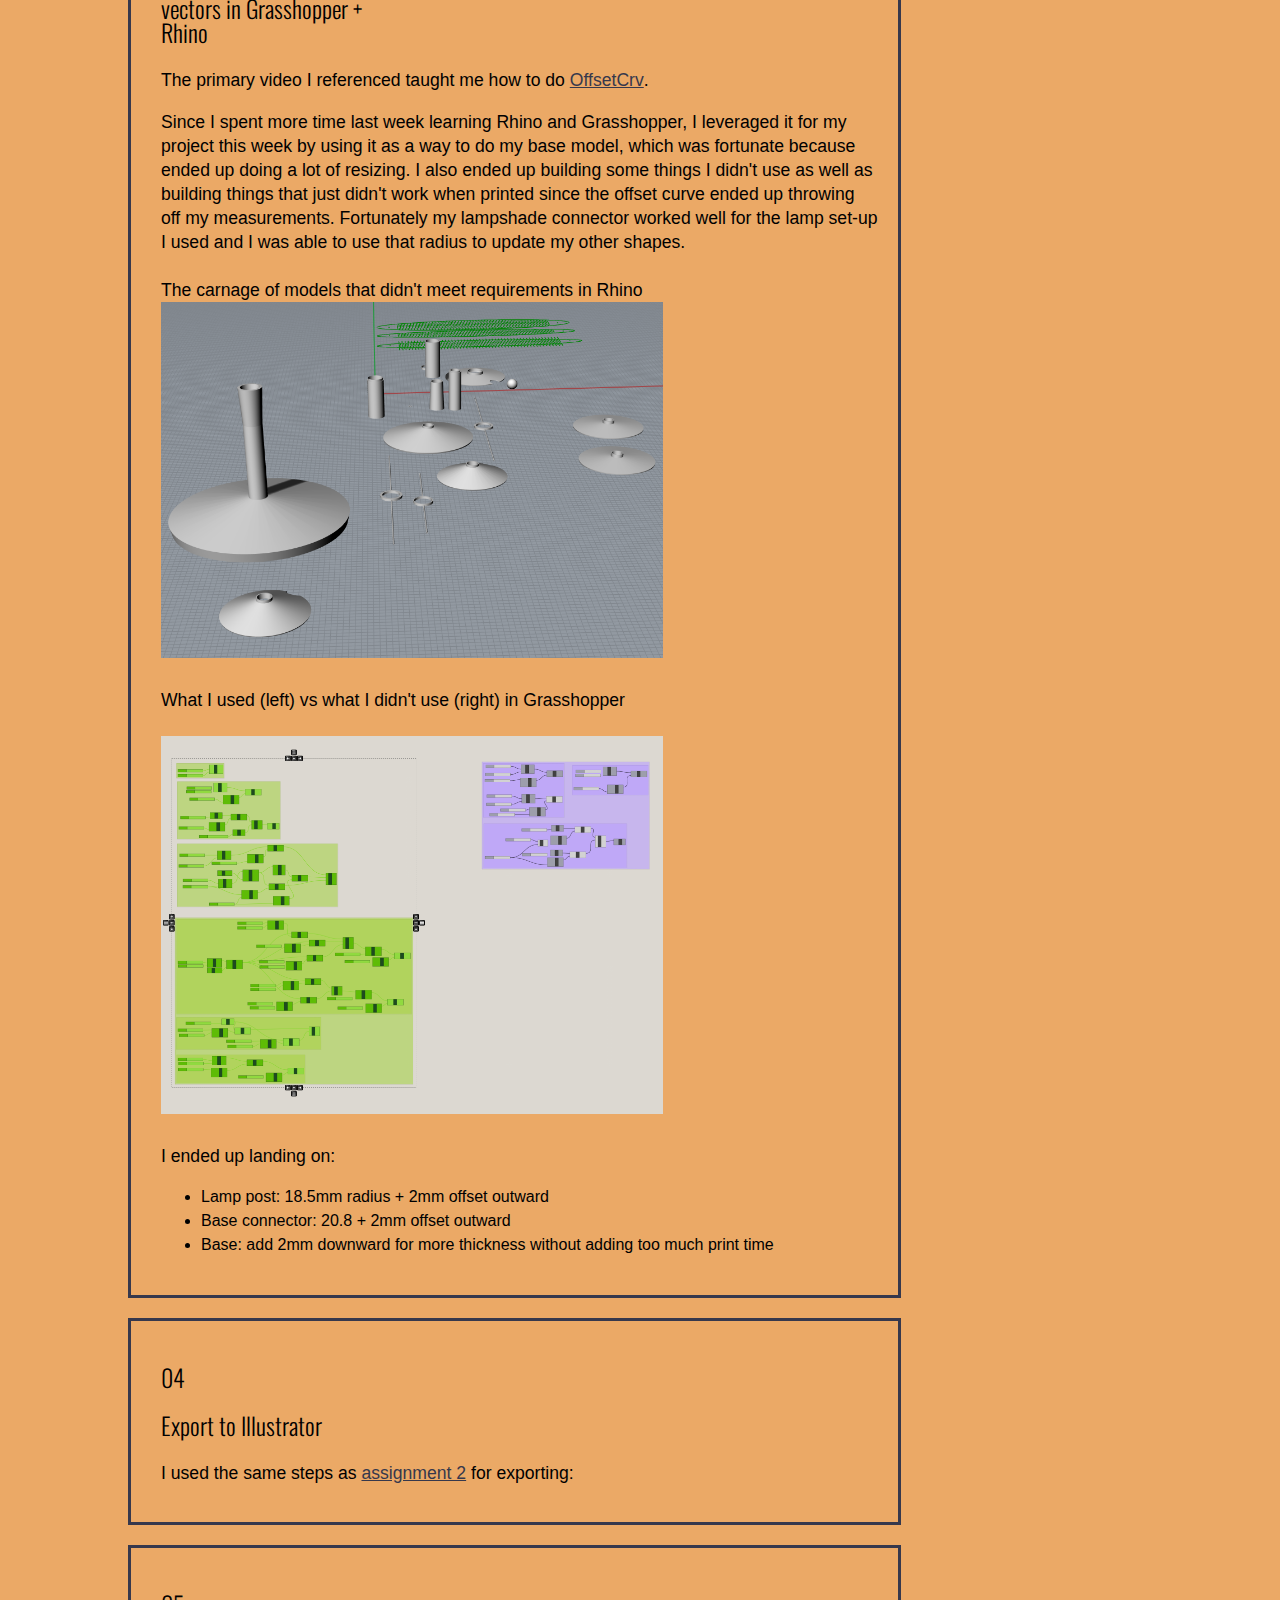
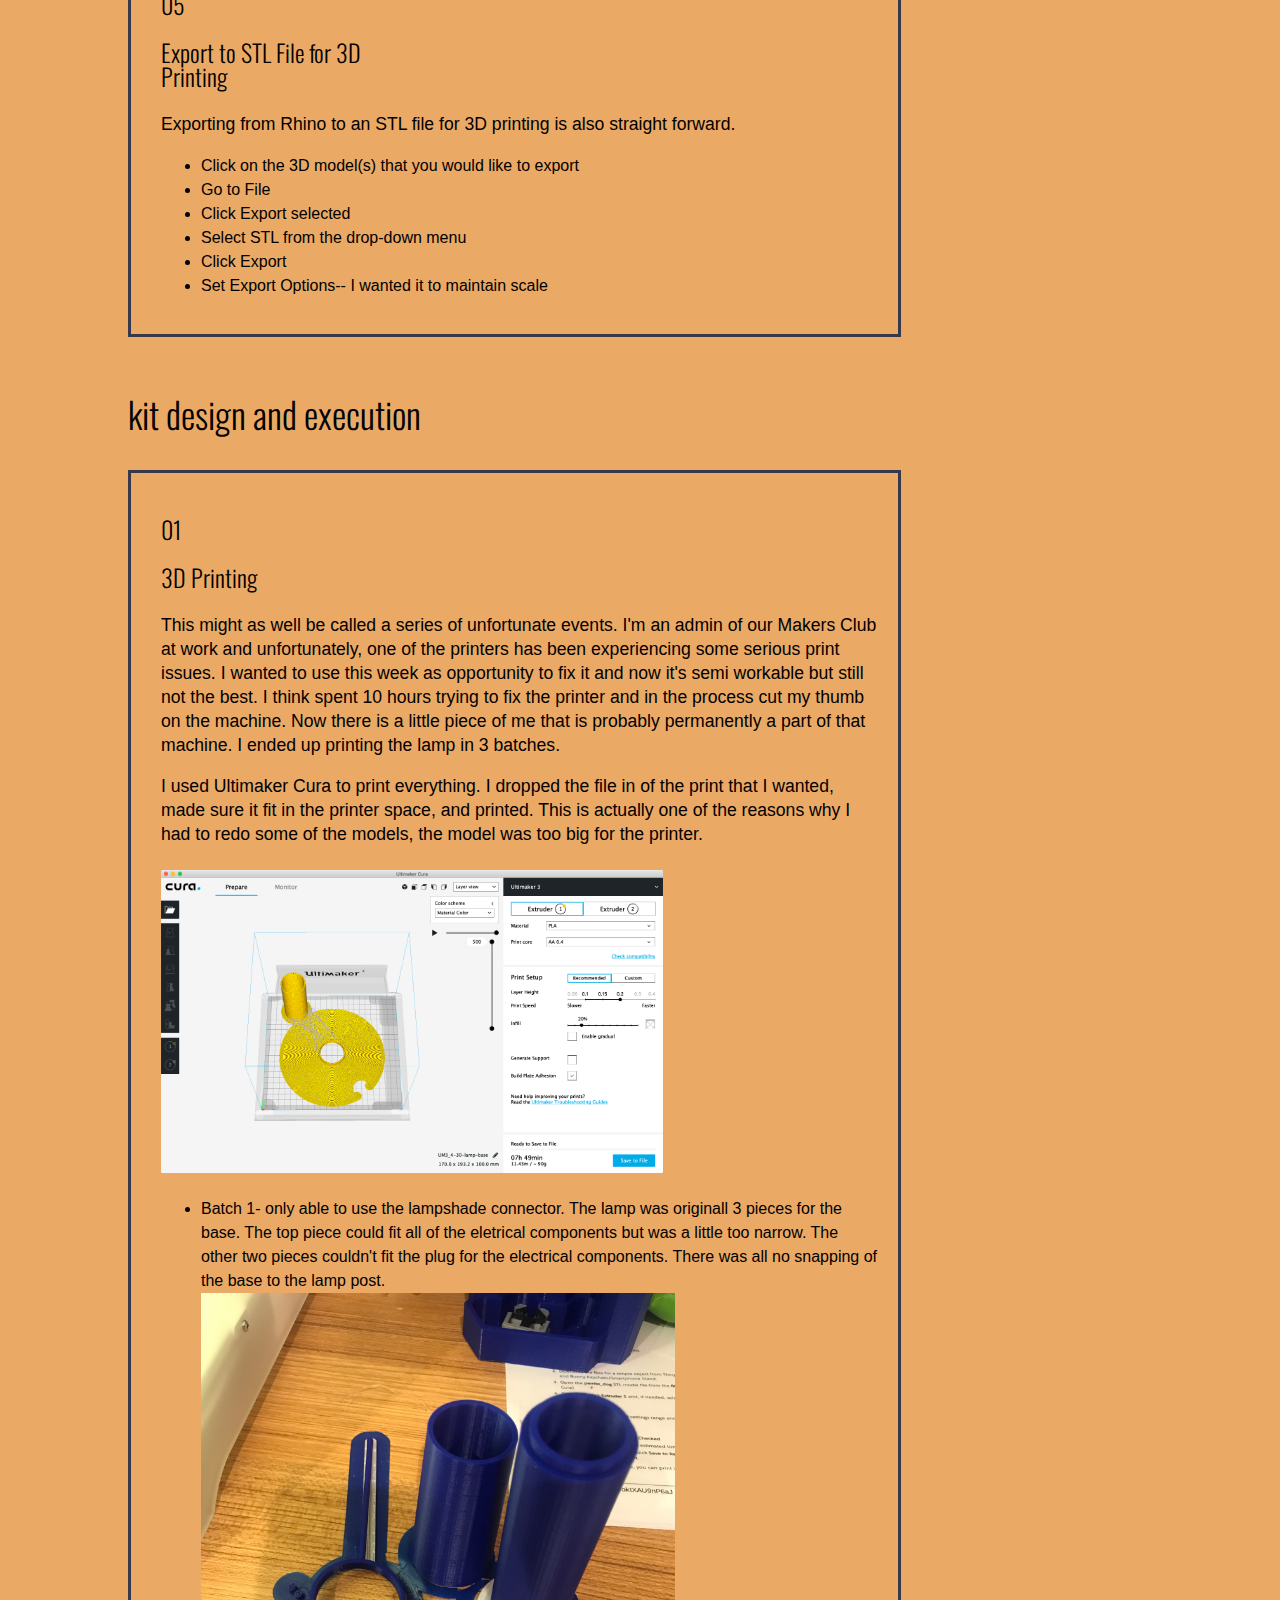
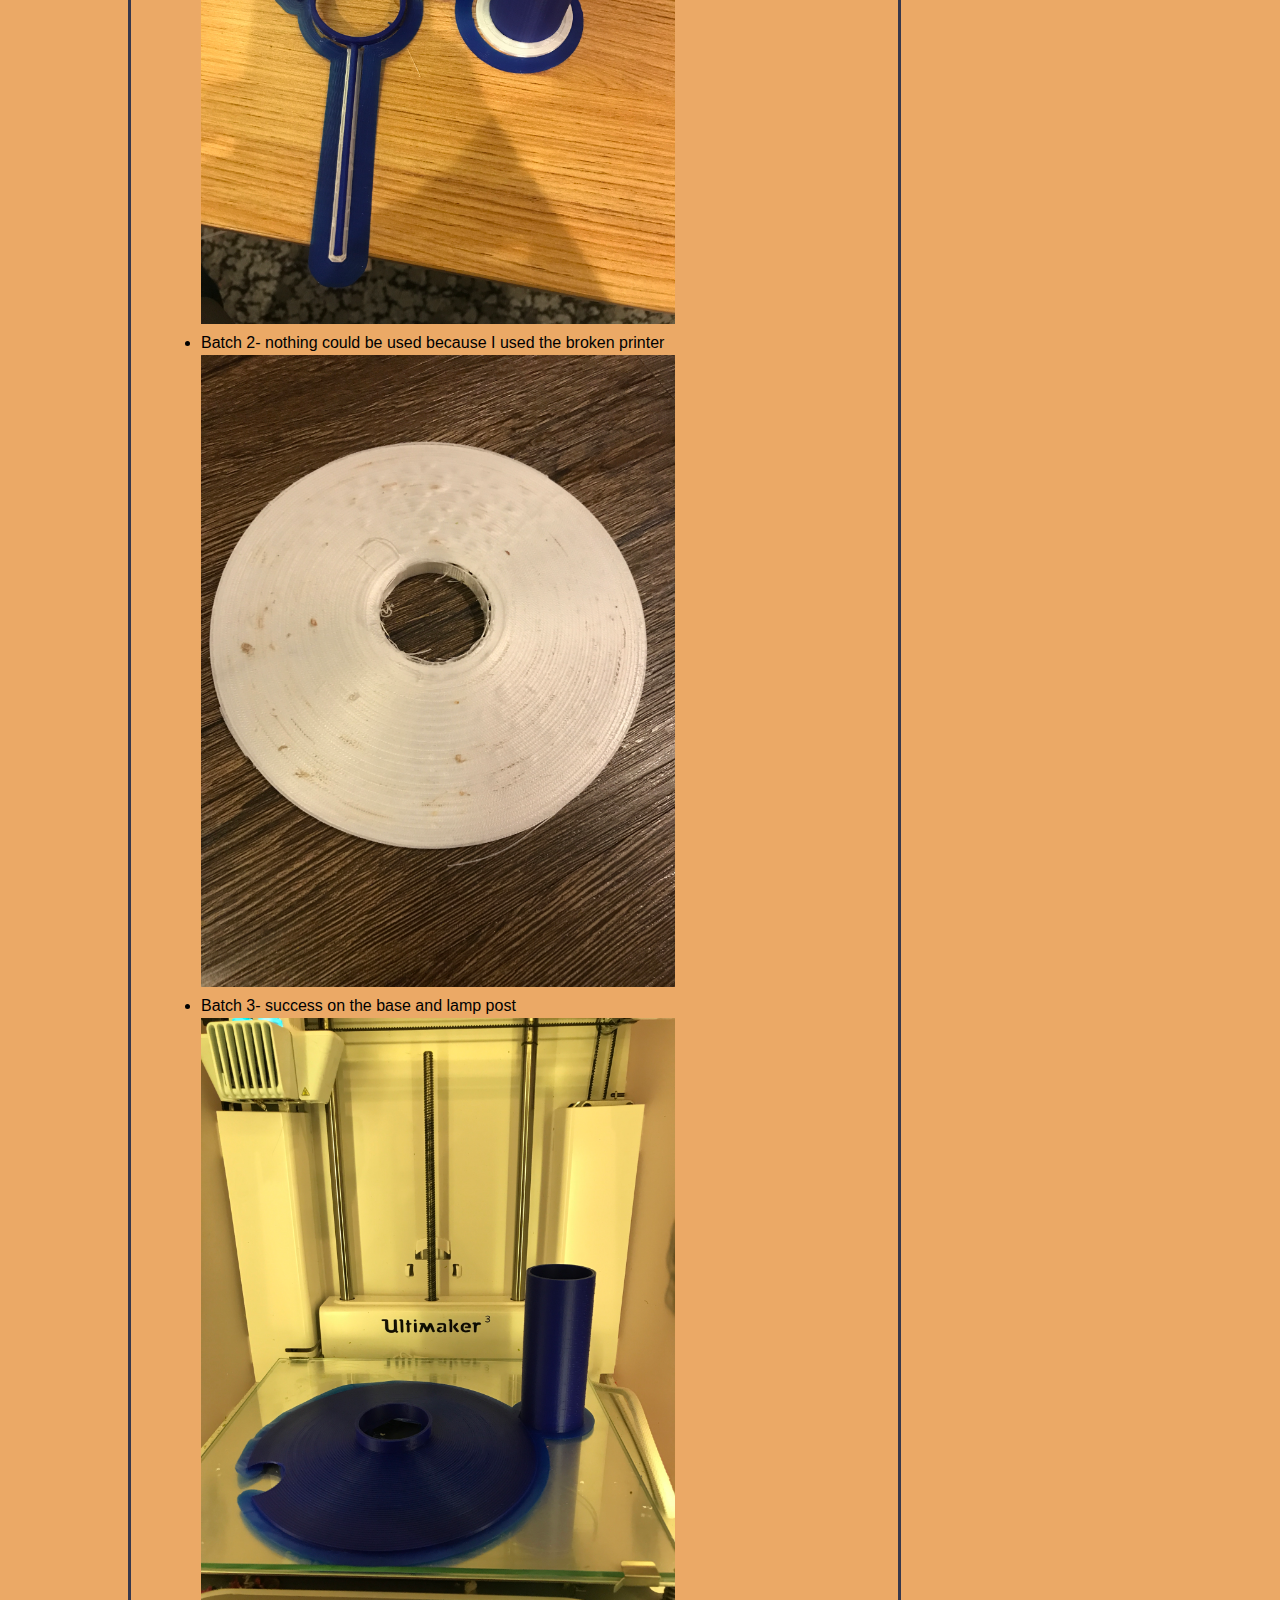
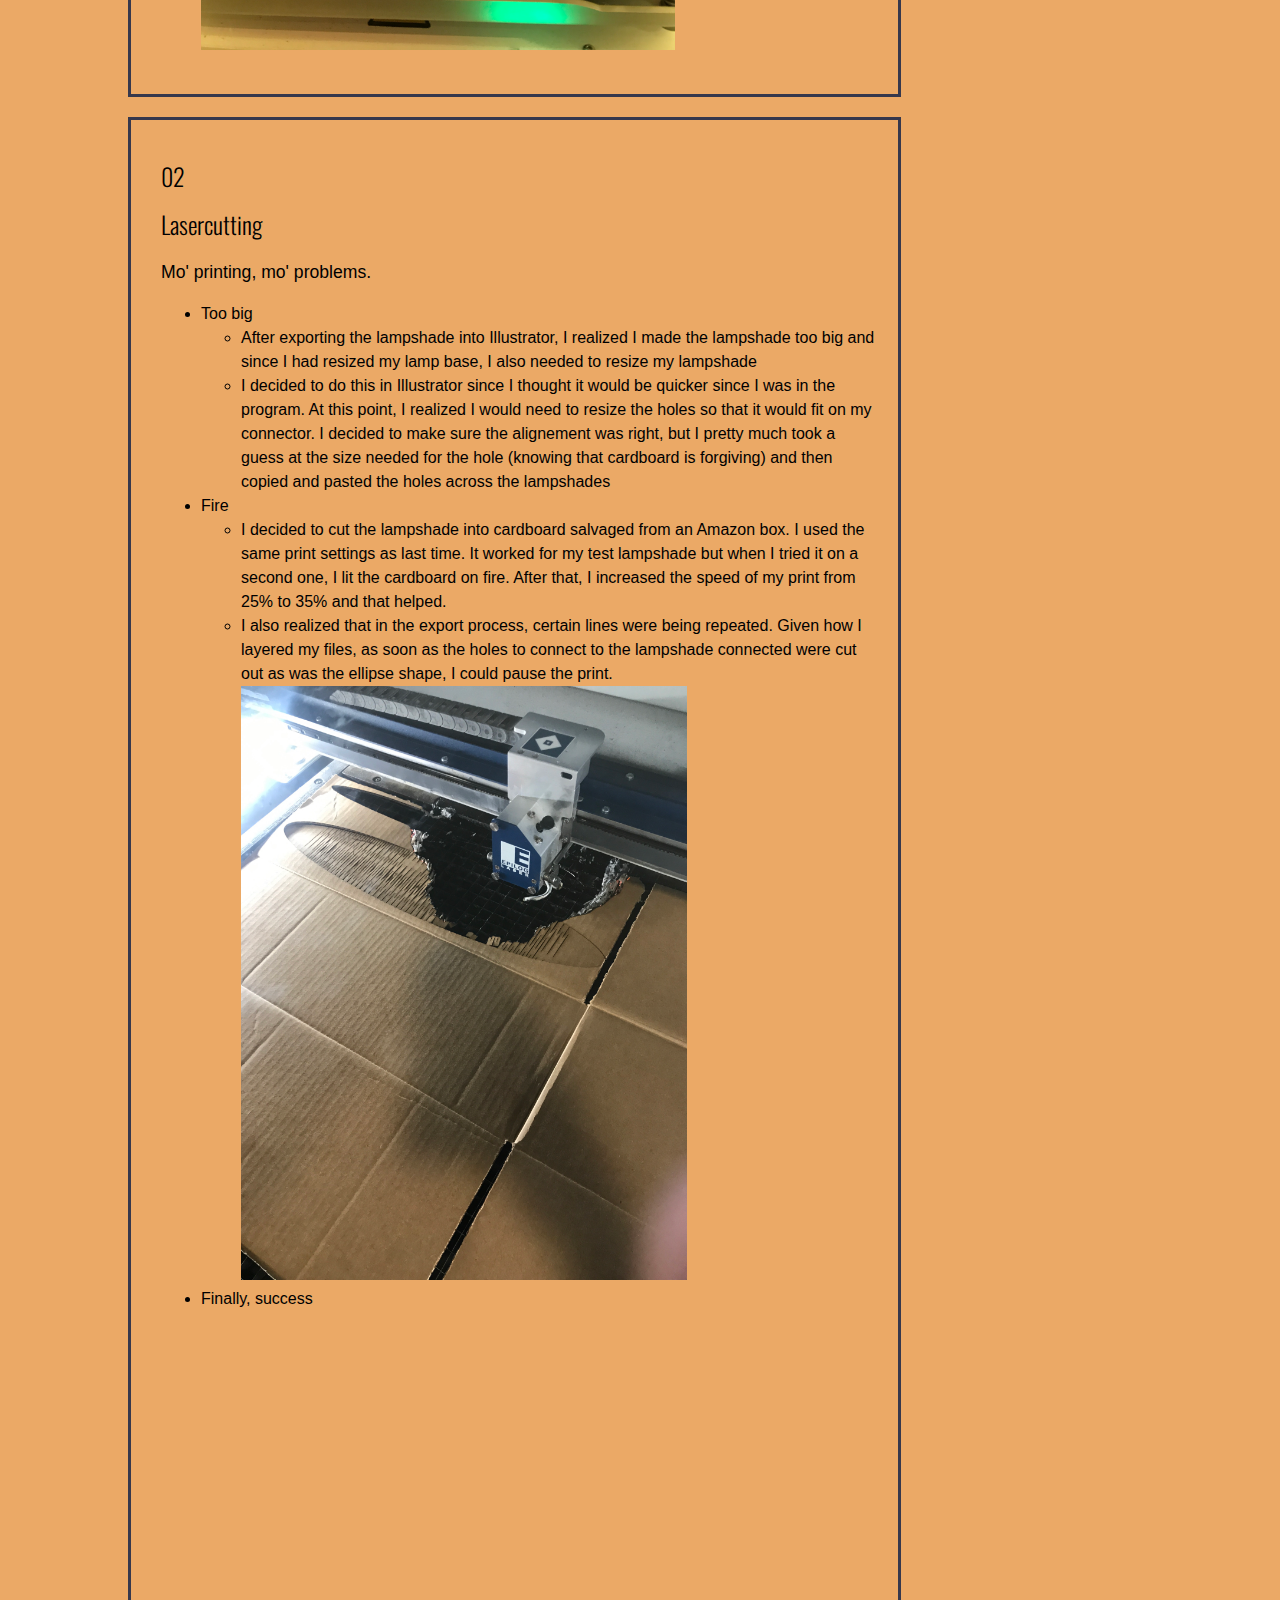
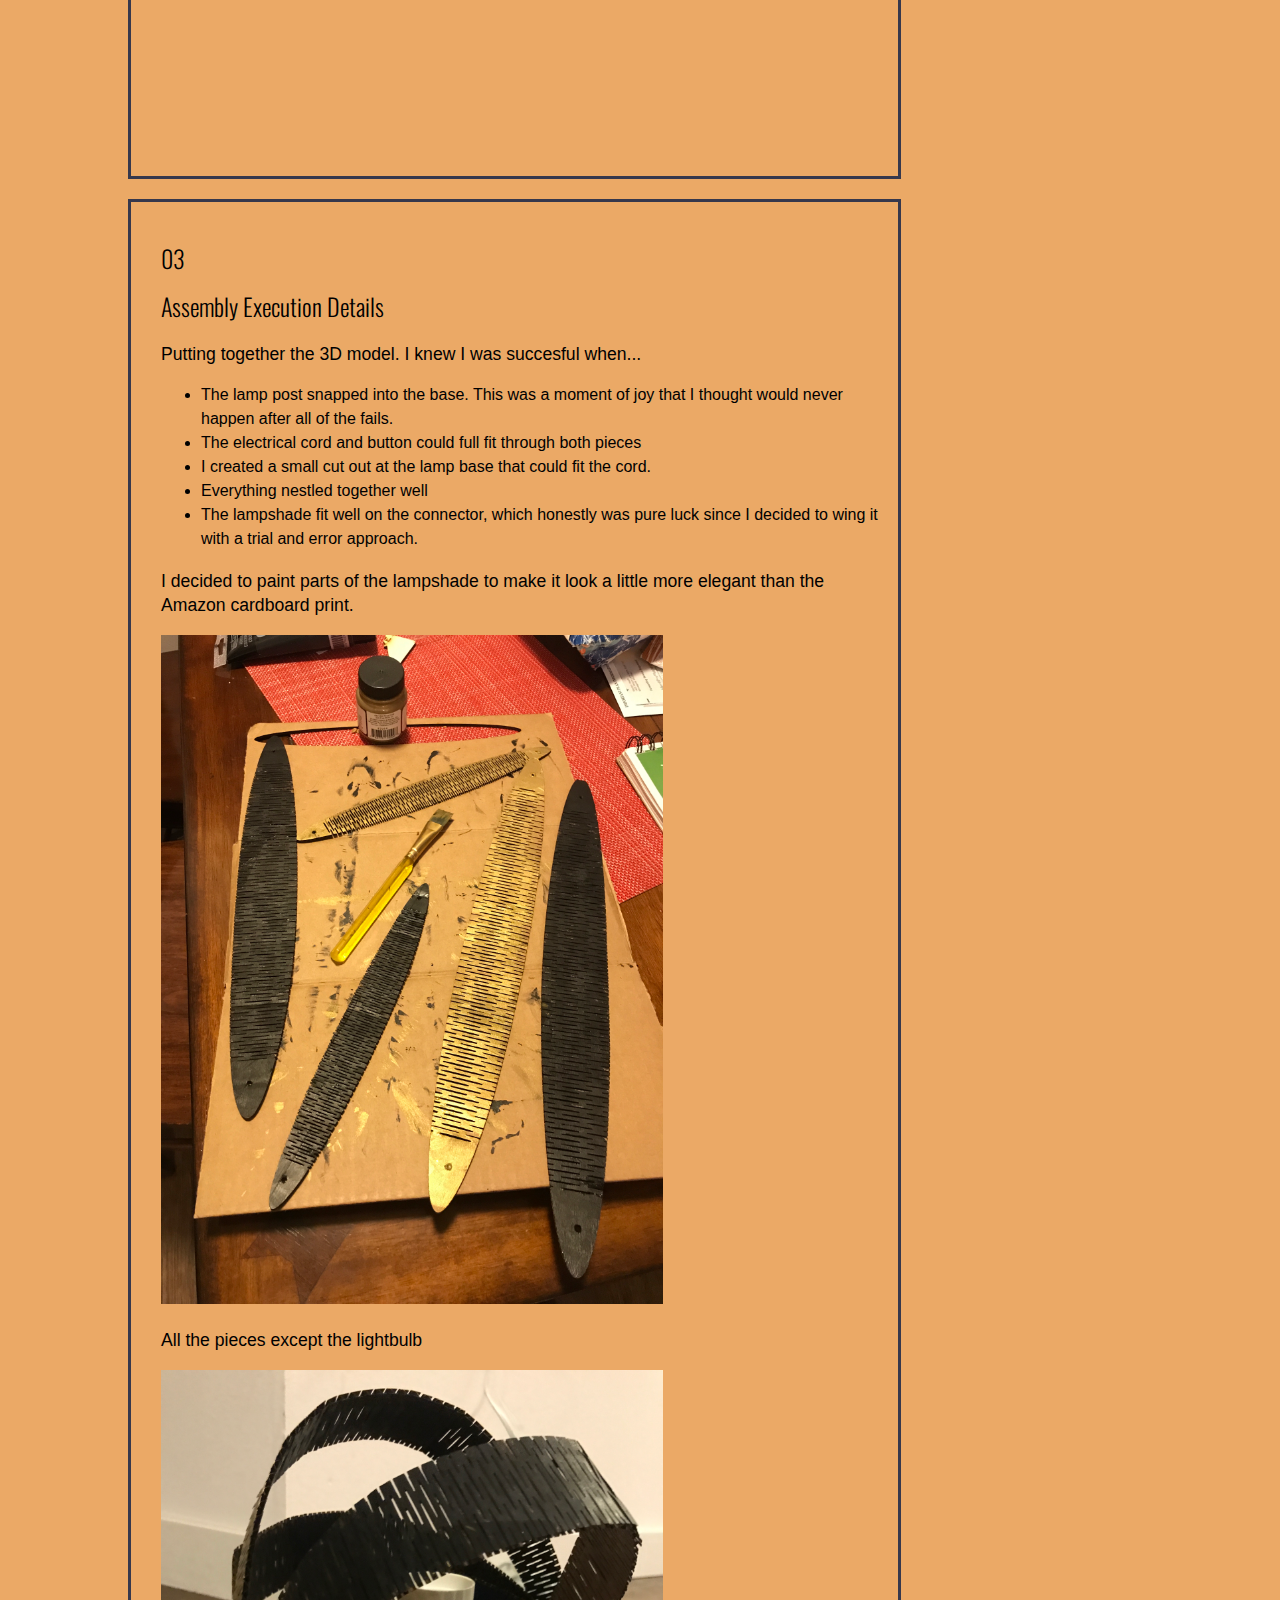
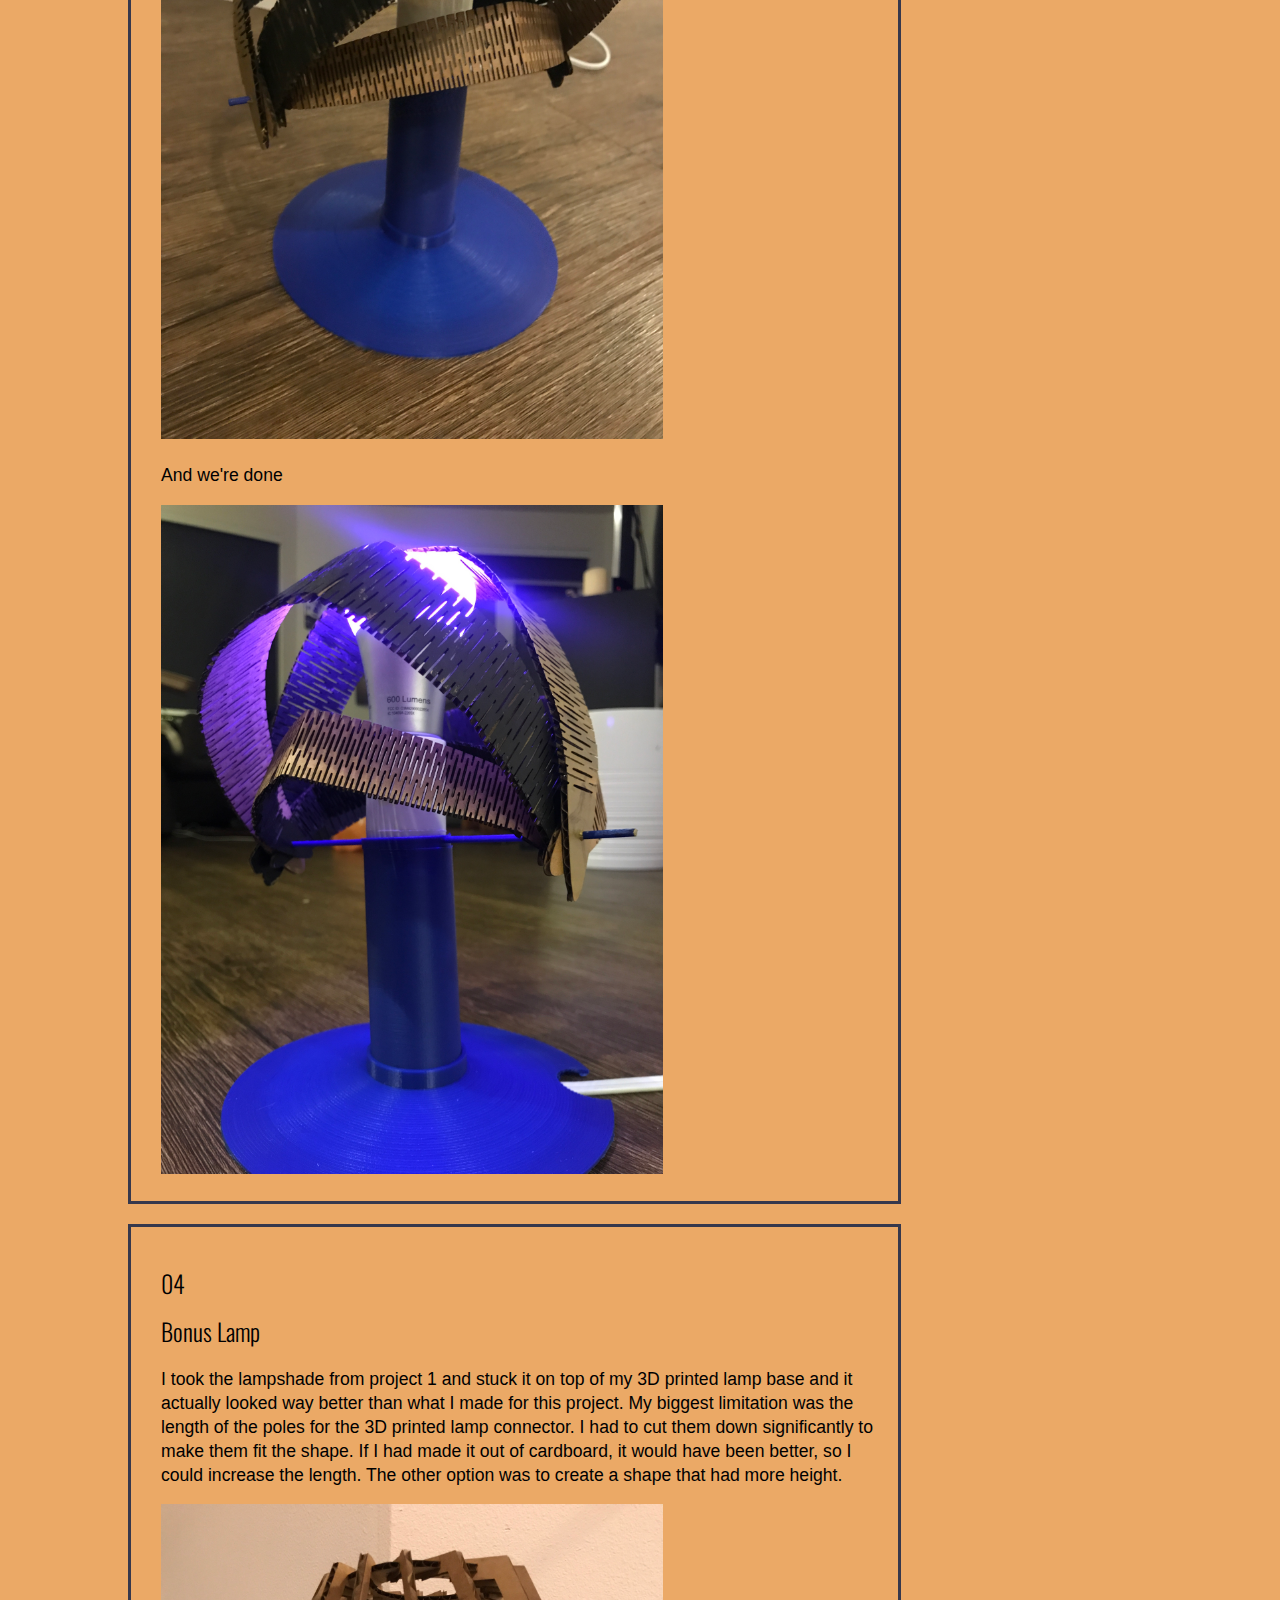
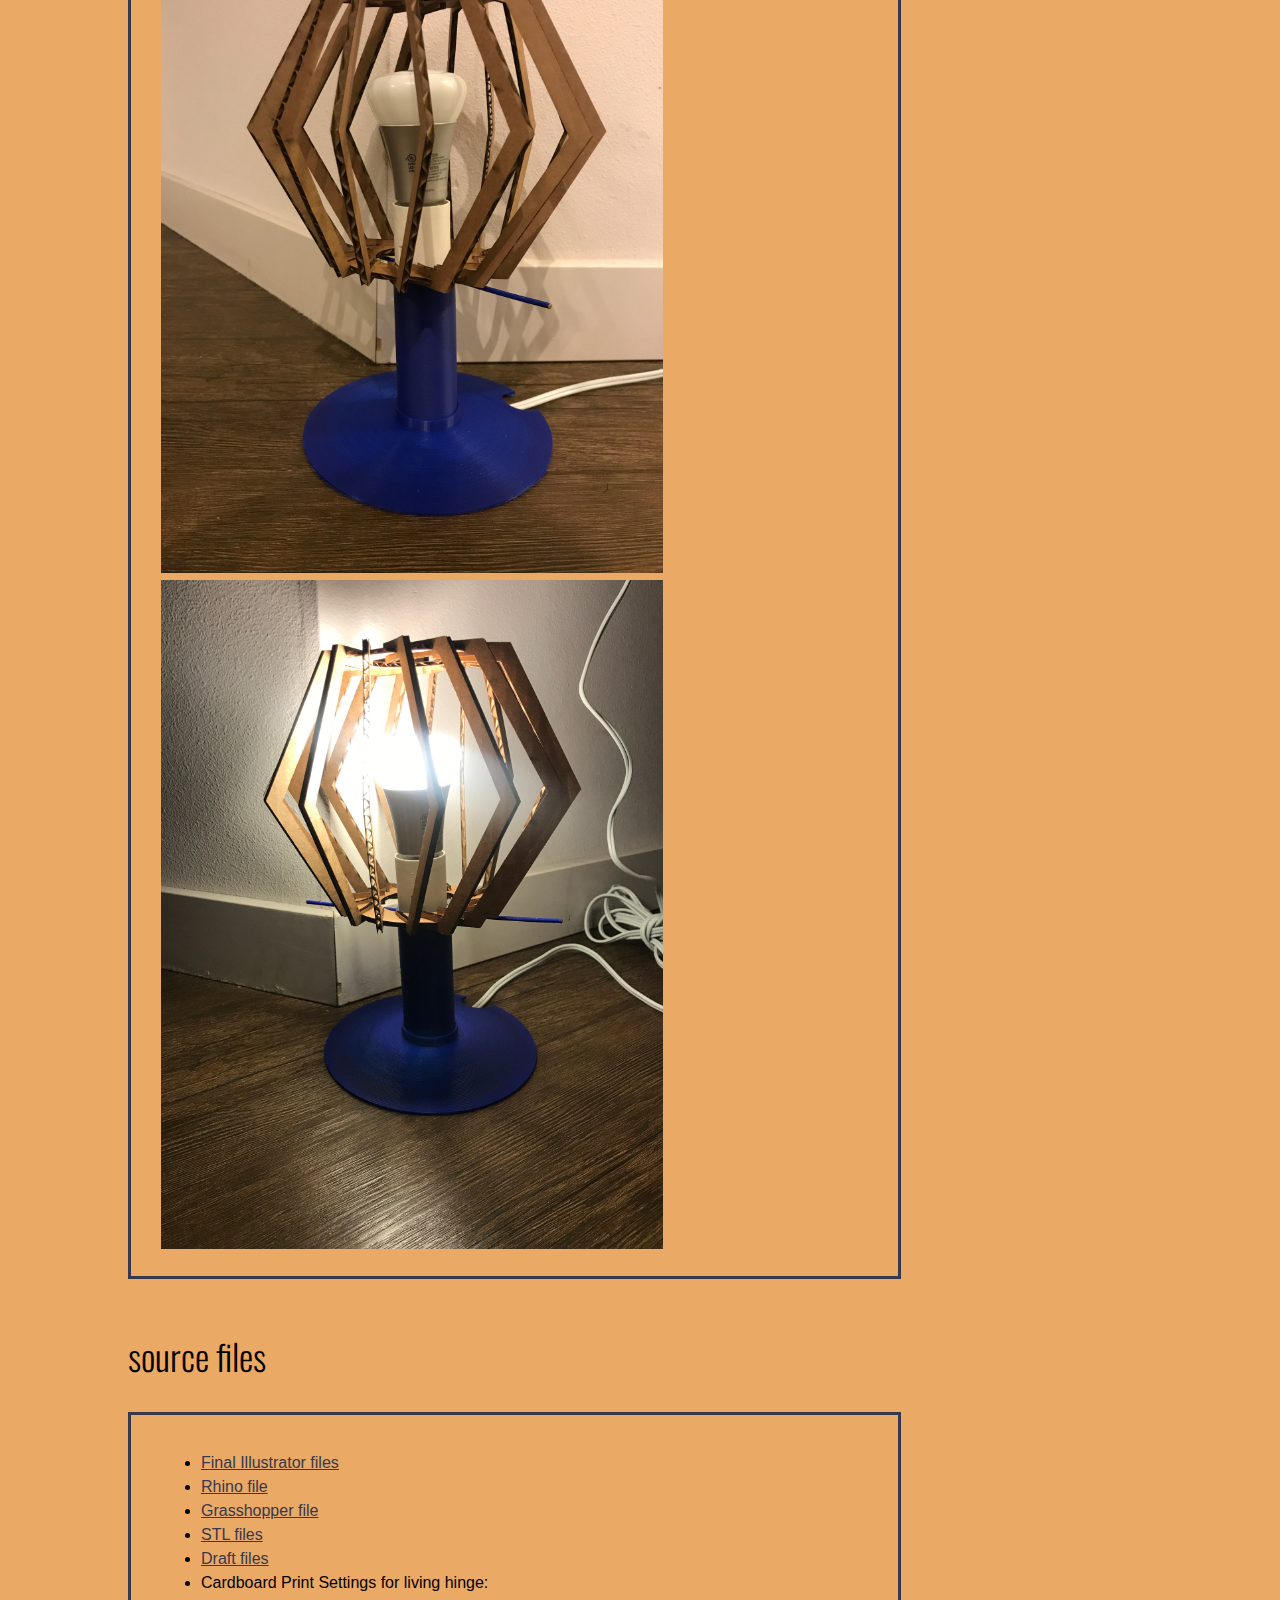
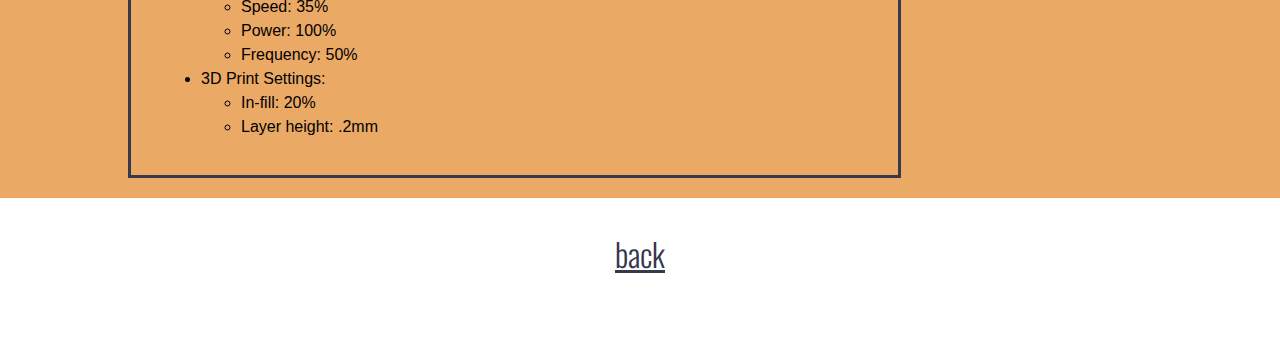
<file: assignment3.html>
<!DOCTYPE html>
<html>

<head>
  <meta charset="utf-8">
  <meta name="viewport" content="width=device-width, maximum-scale=1.0" />
  <link rel="shortcut icon" type="image/x-icon" href="images/logo.png" />
  <title>Tanya Wang</title>

  <link href="style.css" media="screen" rel="stylesheet" type="text/css" />
  <link href="https://fonts.googleapis.com/css?family=Oswald:200,400" rel="stylesheet">
  <script src="https://code.jquery.com/jquery-1.10.2.js"></script>
</head>

<body>

  <!-- Header -->
  <div id="container">
    <div class="triangle"></div>
    <!-- Nav Start -->
    <div id="nav-container"></div>

    <script>
      $(function() {
        $("#nav-container").load("nav.html");
      });
    </script>
    <!-- Nav end -->

    <div class="header">
      <h1>i love lamp</h1>
      <h2>it's hard to make a good lamp</h2>
    </div>
  </div>


  <!-- Main -->


  <div class="assignmentspage">
    <div class="assignment">
      <div class="main" style="max-width:800px;">
        <img src="images/a3/lightoff.jpg" /><img src="images/a3/lighton.jpg" />
      </div>
    </div>

    <div class="container">
      <h2>process</h2>
      <div class="assignment">
        <h3>01</h3>
        <h3>Get Inspired</h3>
        <p>
          More Pinterest inspiration-- little did I know that this week would be known as a series of unfortunate maker events. I wanted to do something a little organic and leverage the idea of a living hinge to create something flexible.
          <br /><br />My Makerspace board is <a href="https://www.pinterest.com/tanyawang/makerspace/">here</a>.
        </p>
        <div class="inspo"><img src="images/a3/inspo.png" width=500></a></div>
      </div>

      <div class="assignment">
        <h3>02</h3>
        <h3>Sketch</h3>
        <p>
          Sketching to get an idea of what I could build. I ended up spending a lot of time using my sketch as a way to track measurements of different components.
          <br /><br />
          <img src="images/a3/sketch.jpg" width=300 />
        </p>
      </div>

      <div class="assignment">
        <h3>03</h3>
        <h3>Building 3D models and vectors in Grasshopper + Rhino</h3>
        <p>
          The primary video I referenced taught me how to do <a href="https://www.youtube.com/watch?v=zbRcHE1UelI">OffsetCrv</a>.
        </p>
        <p>
          Since I spent more time last week learning Rhino and Grasshopper, I leveraged it for my project this week by using it as a way to do my base model, which was fortunate because ended up doing a lot of resizing. I also ended up building some
          things I didn't use as well as building things that just didn't work when printed since the offset curve ended up throwing off my measurements. Fortunately my lampshade connector worked well for the lamp set-up I used and I was able to use
          that radius to update my other shapes. <br /><br />

          The carnage of models that didn't meet requirements in Rhino<br />
          <img src="images/a3/rhino-extra.png"><br /><br />
          What I used (left) vs what I didn't use (right) in Grasshopper<br /><br />
          <img src="images/a3/grasshopper.png">

          <br /><br /> I ended up landing on:
          <ul>
            <li>Lamp post: 18.5mm radius + 2mm offset outward</li>
            <li>Base connector: 20.8 + 2mm offset outward</li>
            <li>Base: add 2mm downward for more thickness without adding too much print time</li>
          </ul>
        </p>





      </div>


      <div class="assignment">
        <h3>04</h3>
        <h3>Export to Illustrator</h3>

        <p>
          I used the same steps as <a href="assignment2.html">assignment 2</a> for exporting:
        </p>
      </div>

      <div class="assignment">
        <h3>05</h3>
        <h3>Export to STL File for 3D Printing</h3>

        <p>
          Exporting from Rhino to an STL file for 3D printing is also straight forward.
        </p>
        <ul>
          <li>Click on the 3D model(s) that you would like to export</li>
          <li>Go to File</li>
          <li>Click Export selected</li>
          <li>Select STL from the drop-down menu</li>
          <li>Click Export</li>
          <li>Set Export Options-- I wanted it to maintain scale</li>
        </ul>


      </div>

    </div>

    <div class="container">
      <h2>kit design and execution</h2>

      <div class="assignment">
        <h3>01</h3>
        <h3>3D Printing</h3>
        <p>This might as well be called a series of unfortunate events. I'm an admin of our Makers Club at work and unfortunately, one of the printers has been experiencing some serious print issues. I wanted to use this week as opportunity to fix it
          and now it's semi workable but still not the best. I think spent 10 hours trying to fix the printer and in the process cut my thumb on the machine. Now there is a little piece of me that is probably permanently a part of that machine. I
          ended up printing the lamp in 3 batches.</p>

        <p>I used Ultimaker Cura to print everything. I dropped the file in of the print that I wanted, made sure it fit in the printer space, and printed. This is actually one of the reasons why I had to redo some of the models, the model was too
          big for the printer.<br /><br />
          <img src="images/a3/cura.png">
          <ul>
            <li>Batch 1- only able to use the lampshade connector. The lamp was originall 3 pieces for the base. The top piece could fit all of the eletrical components but was a little too narrow. The other two pieces couldn't fit the plug for the
              electrical components. There was all no snapping of the base to the lamp post. </li>
            <img src="images/a3/batch1.jpg">
            <li>Batch 2- nothing could be used because I used the broken printer</li>
            <img src="images/a3/batch2.jpg">
            <li>Batch 3- success on the base and lamp post</li>
            <img src="images/a3/batch3.jpg">
        </p>
      </div>

      <div class="assignment">
        <h3>02</h3>
        <h3>Lasercutting</h3>
        <p>Mo' printing, mo' problems.
          <ul>
            <li>Too big</li>
            <ul>
              <li>After exporting the lampshade into Illustrator, I realized I made the lampshade too big and since I had resized my lamp base, I also needed to resize my lampshade</li>
              <li>I decided to do this in Illustrator since I thought it would be quicker since I was in the program. At this point, I realized I would need to resize the holes so that it would fit on my connector. I decided to make sure the
                alignement was right, but I pretty much took a guess at the size needed for the hole (knowing that cardboard is forgiving) and then copied and pasted the holes across the lampshades</li>
            </ul>
            <li>Fire</li>
            <ul>
              <li>I decided to cut the lampshade into cardboard salvaged from an Amazon box. I used the same print settings as last time. It worked for my test lampshade but when I tried it on a second one, I lit the cardboard on fire. After that, I
                increased the speed of my print from 25% to 35% and that helped. </li>
              <li>I also realized that in the export process, certain lines were being repeated. Given how I layered my files, as soon as the holes to connect to the lampshade connected were
                cut out as was the ellipse shape, I could pause the print.</li>
              <img src="images/a3/fire.jpg">
            </ul>
            <li> Finally, success</li>

            <iframe width="750" height="420" src="https://www.youtube.com/embed/XhWOCn6QczM" frameborder="0" allow="accelerometer; autoplay; encrypted-media; gyroscope; picture-in-picture" allowfullscreen></iframe>
            </iframe>
          </ul>

        </p>
      </div>

      <div class="assignment">
        <h3>03</h3>
        <h3>Assembly Execution Details</h3>

        <p>Putting together the 3D model. I knew I was succesful when...</p>
        <ul>
          <li>The lamp post snapped into the base. This was a moment of joy that I thought would never happen after all of the fails.</li>
          <li>The electrical cord and button could full fit through both pieces</li>
          <li>I created a small cut out at the lamp base that could fit the cord.</li>
          <li> Everything nestled together well</li>
          <li> The lampshade fit well on the connector, which honestly was pure luck since I decided to wing it with a trial and error approach. </li>
        </ul>
        </p>

        <p>I decided to paint parts of the lampshade to make it look a little more elegant than the Amazon cardboard print.</p>
        <img src="images/a3/paint.jpg" width=300 />
        <p>All the pieces except the lightbulb</p>
        <img src="images/a3/assembly.jpg" width=300 />
        <p>And we're done</p>
        <img src="images/a3/lighton.jpg" width=300 />
      </div>

      <div class="assignment">
        <h3>04</h3>
        <h3>Bonus Lamp</h3>

        <p>I took the lampshade from project 1 and stuck it on top of my 3D printed lamp base and it actually looked way better than what I made for this project. My biggest limitation was the length of the poles for the 3D printed lamp connector. I
          had to cut them down significantly to make them fit the shape. If I had made it out of cardboard, it would have been better, so I could increase the length. The other option was to create a shape that had more height. </p>

        <img src="images/a3/bonuslamp.jpg" width=250 /><img src="images/a3/bonuslamp-2.jpg" width=250 />
      </div>

    </div>


    <div class="container">
      <h2>source files</h2>
      <div class="assignment">
        <ul>
          <li><a href="files/a3/lampshade-final.ai">Final Illustrator files</a></li>
          <li><a href="files/a3/4-30-base.3dm">Rhino file</a></li>
          <li><a href="files/a3/lamp.gh">Grasshopper file</a></li>
          <li><a href="files/a3/STL.zip">STL files</a></li>
          <li><a href="files/a3/DraftFiles.zip">Draft files</a></li>
          <li>Cardboard Print Settings for living hinge:</li>
          <ul>
            <li>Speed: 35%</li>
            <li>Power: 100%</li>
            <li>Frequency: 50%</li>
          </ul>
          <li>3D Print Settings:</li>
          <ul>
            <li>In-fill: 20%</li>
            <li>Layer height: .2mm</li>
          </ul>
        </ul>
      </div>
    </div>

    <div class="main">
      <h3><a href="index.html">back</a></h3>

    </div>

  </div>
</body>

</html>
</file>
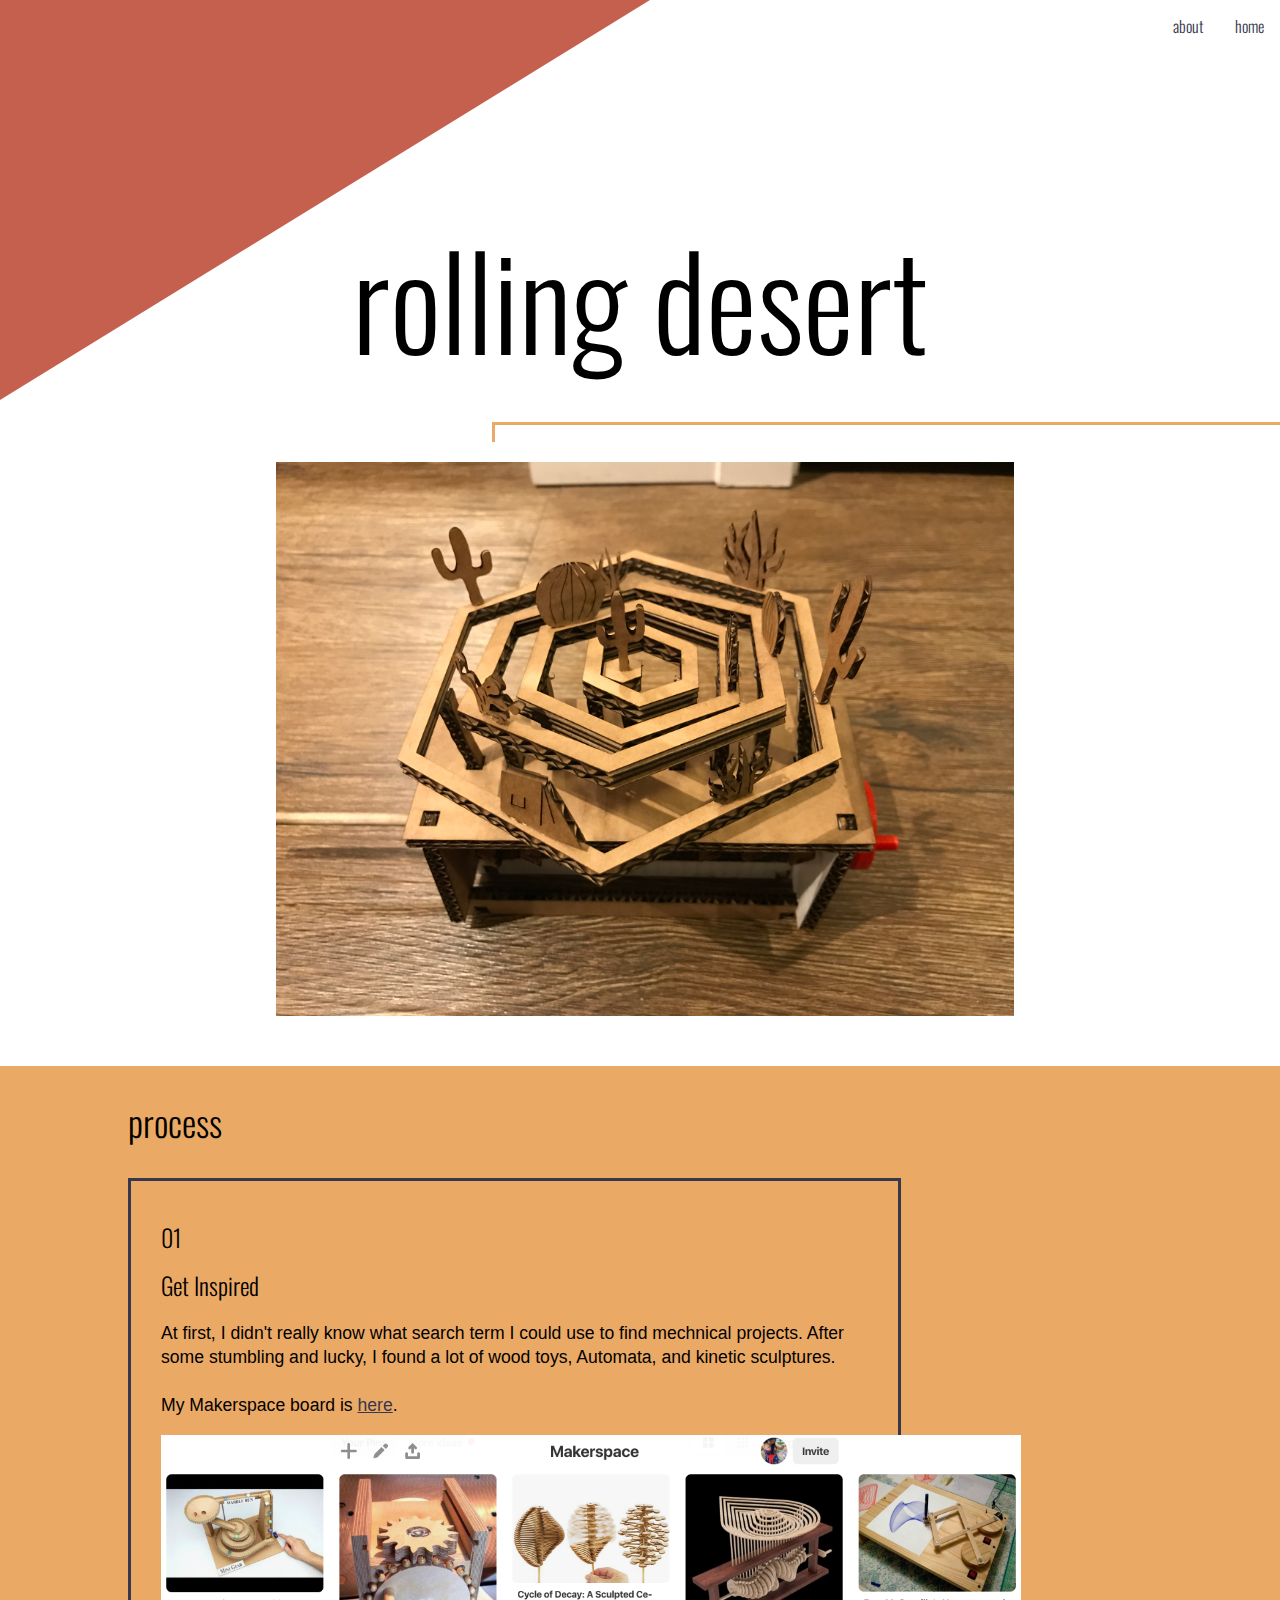
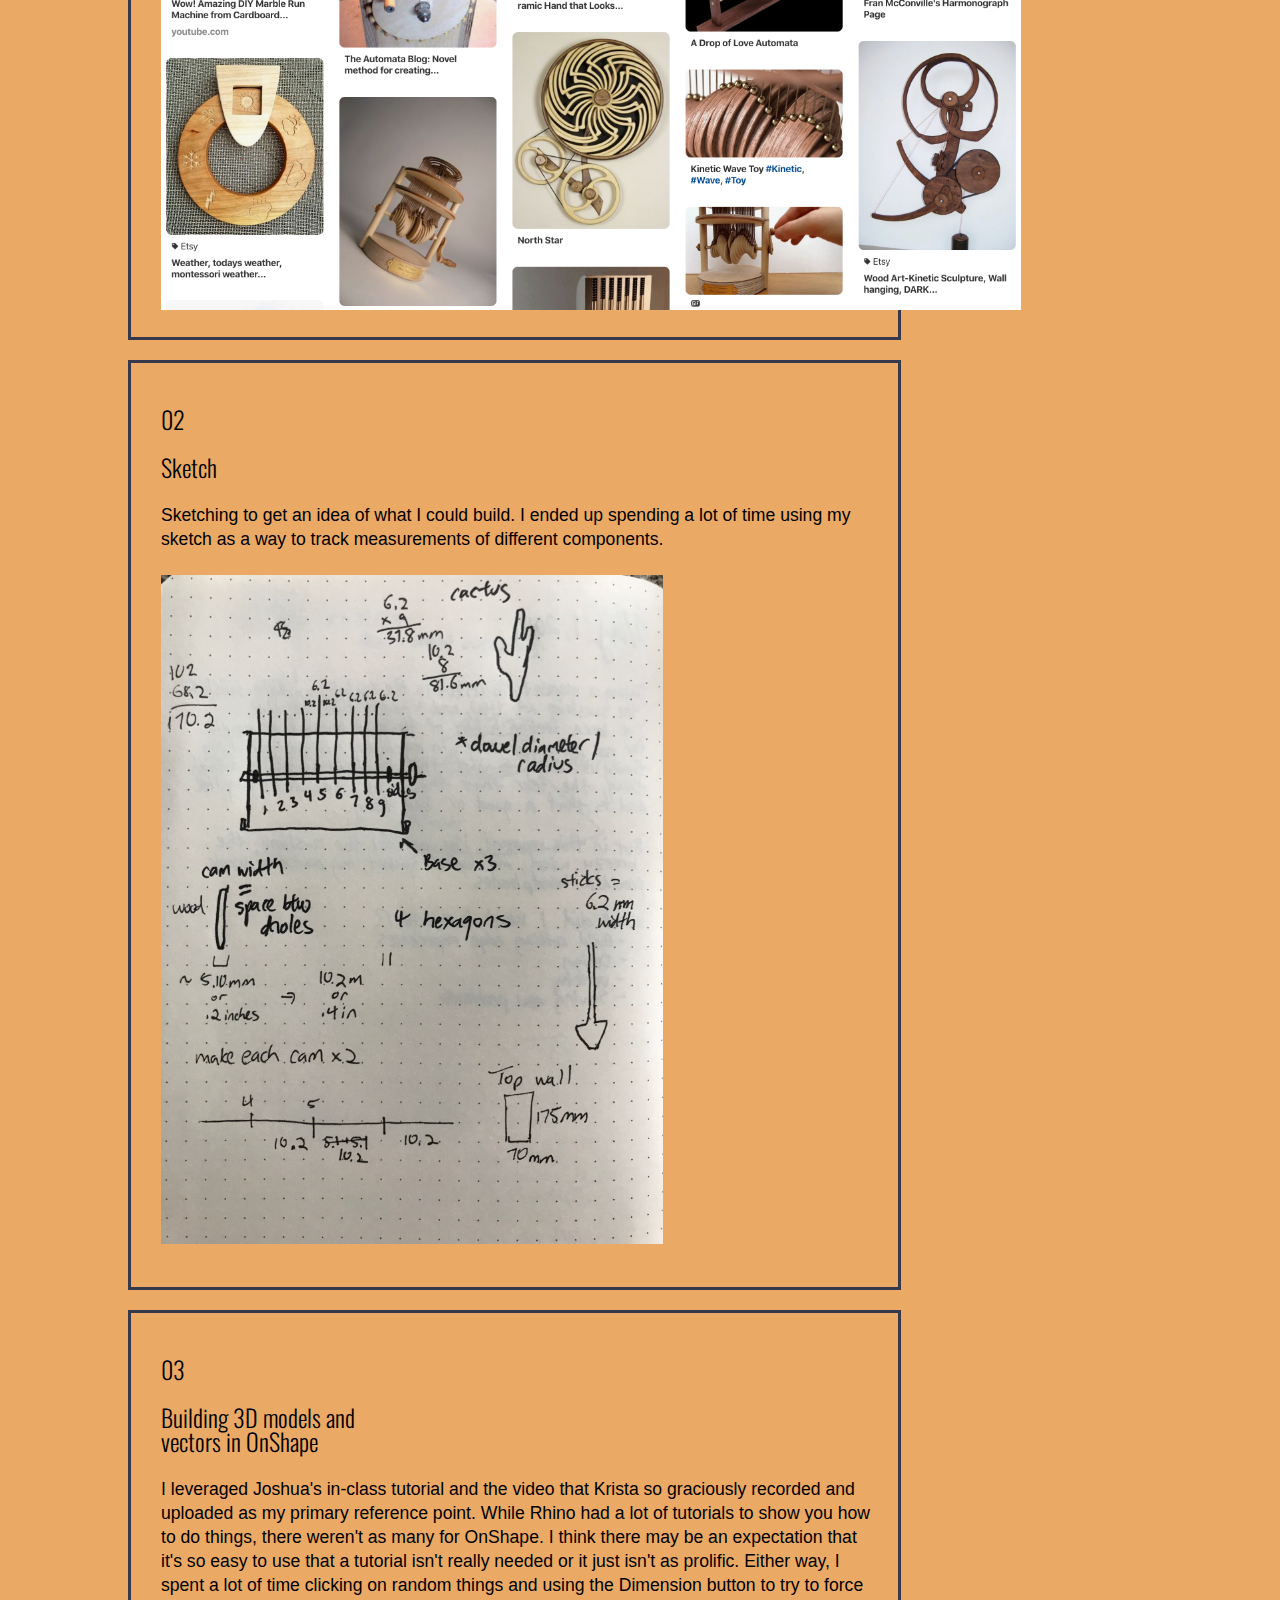
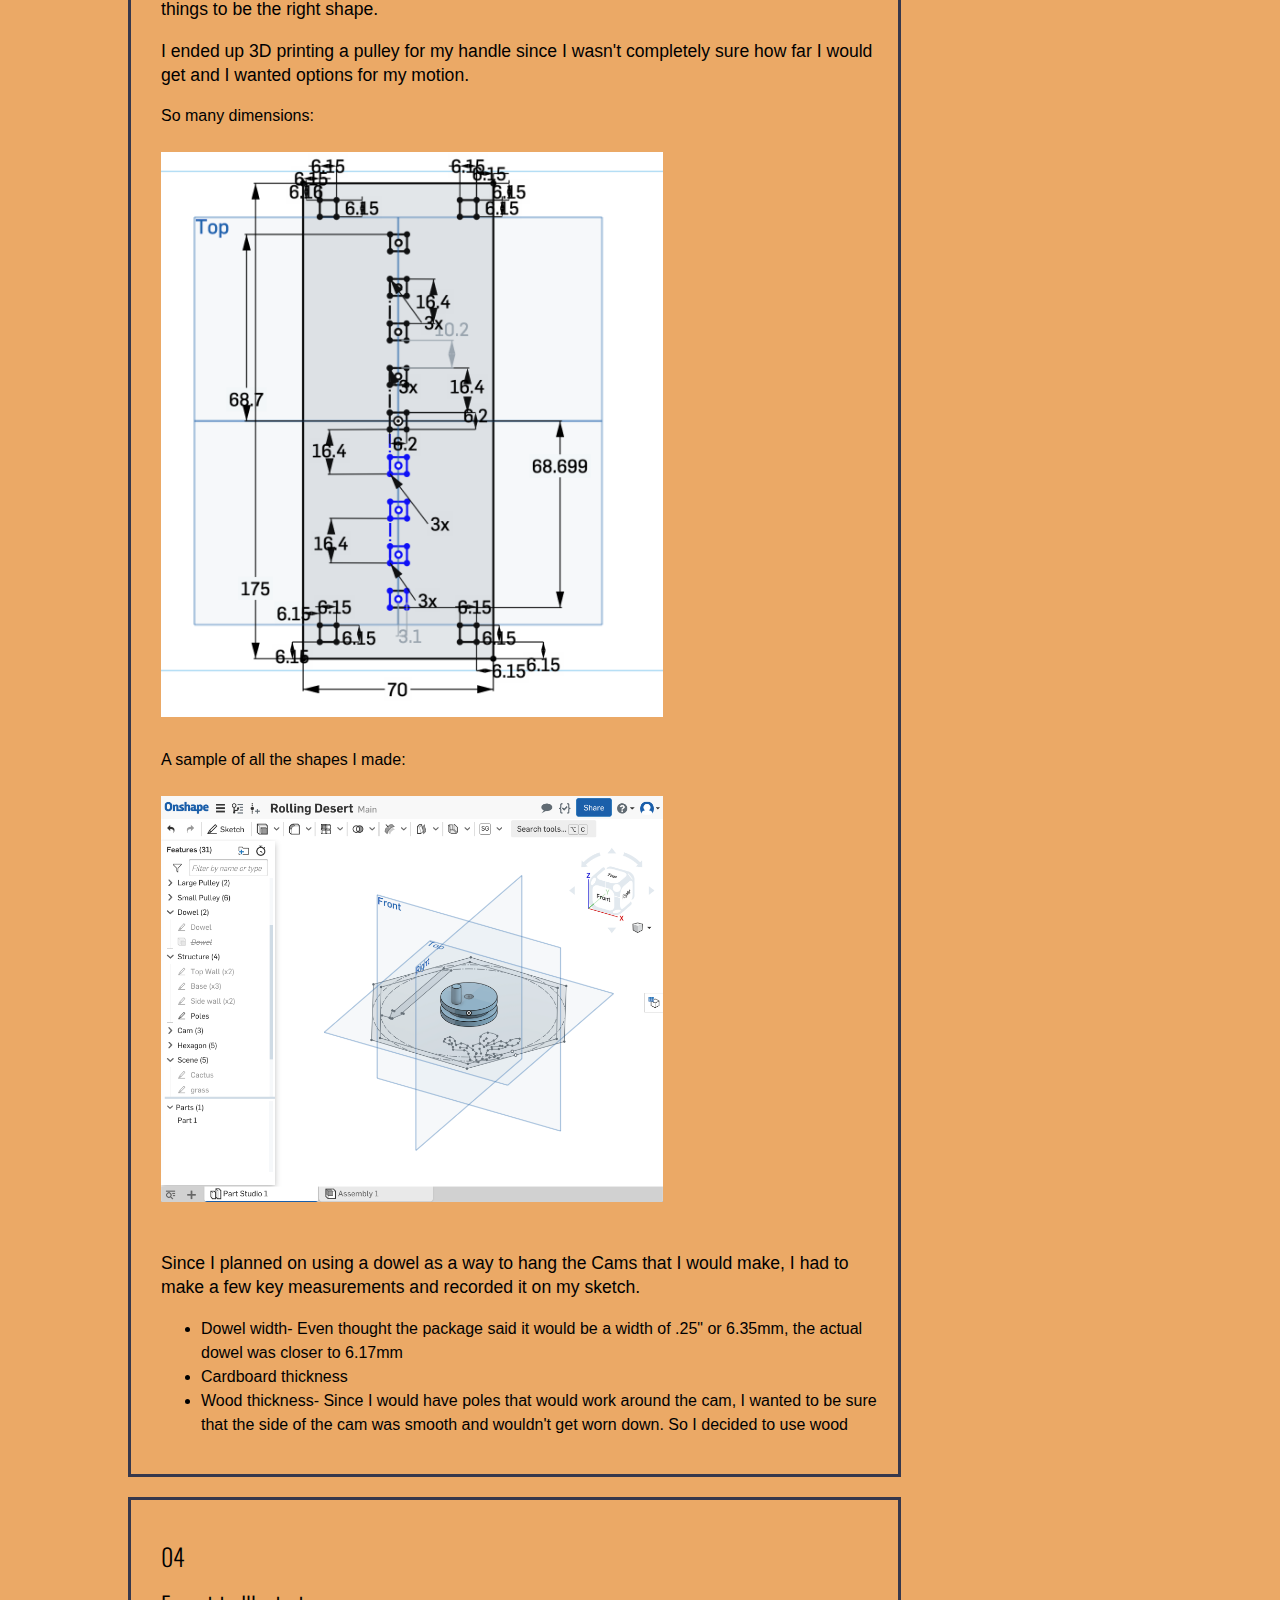
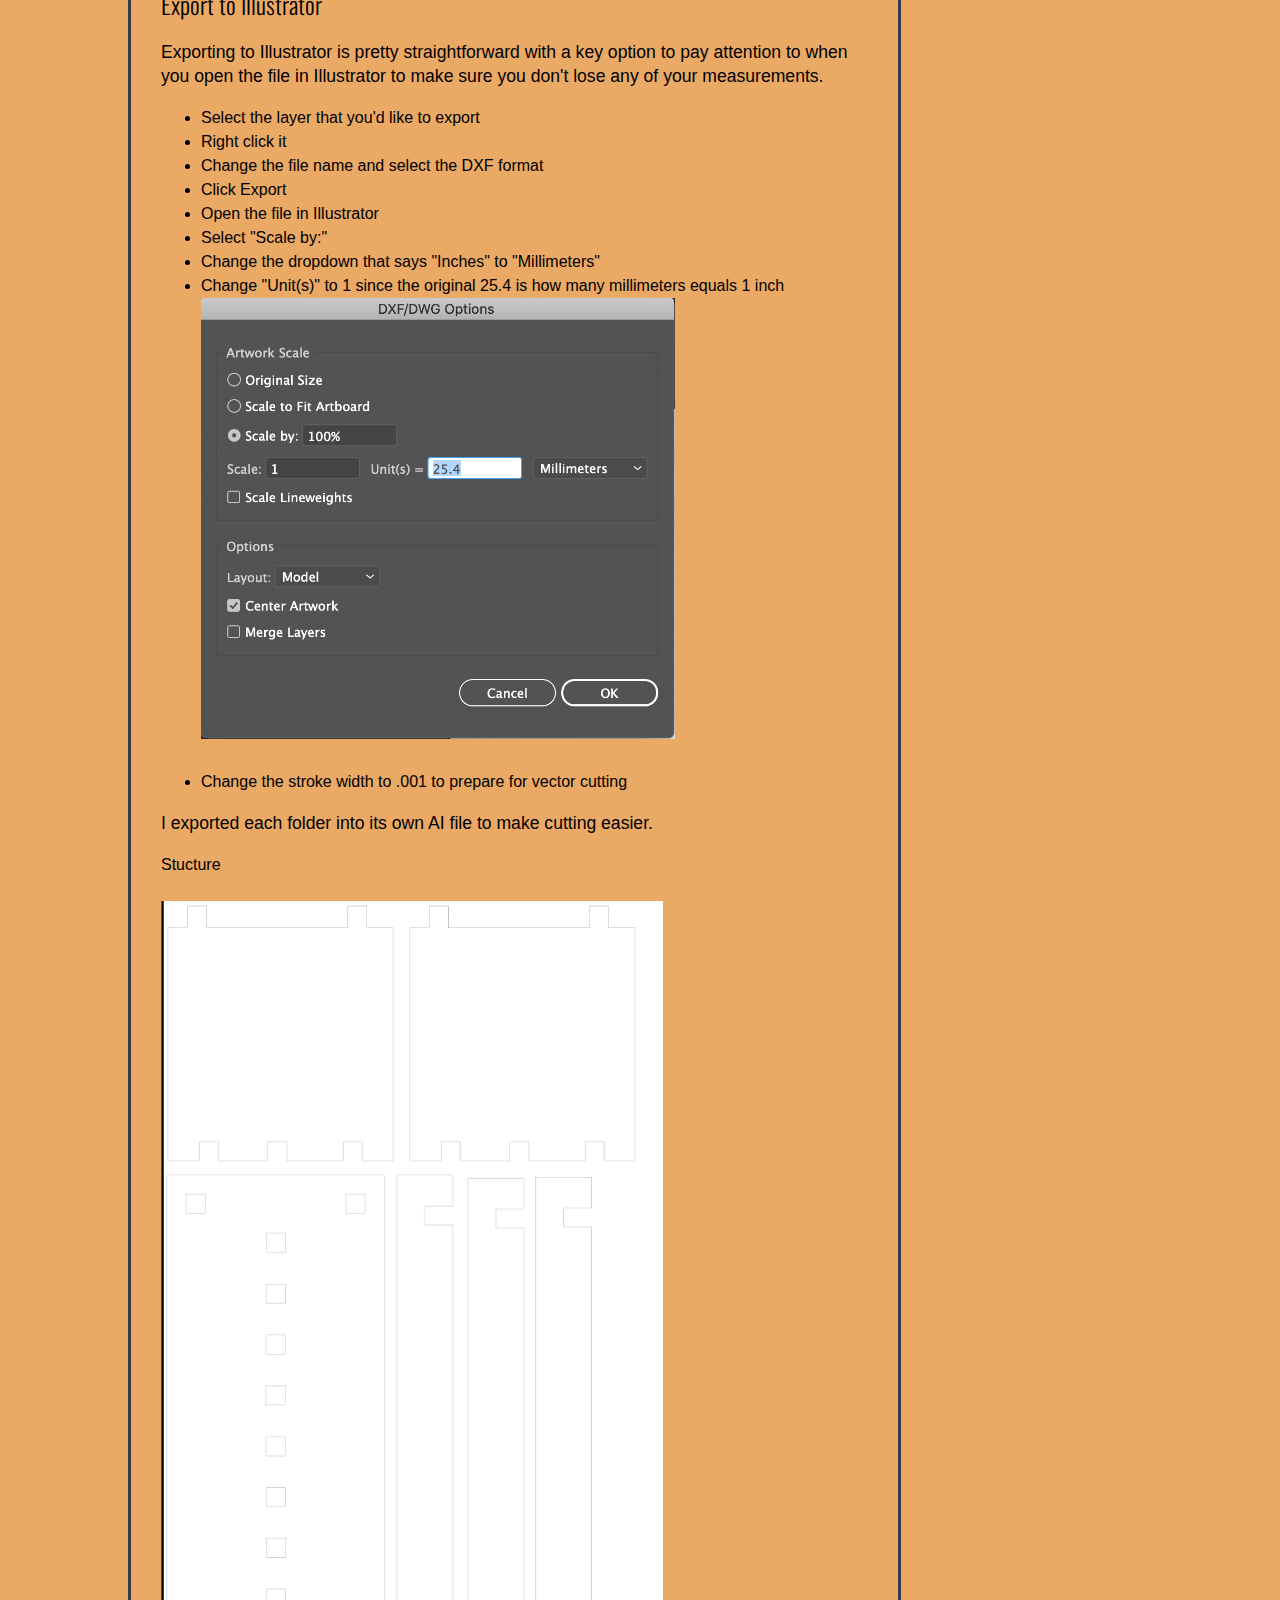
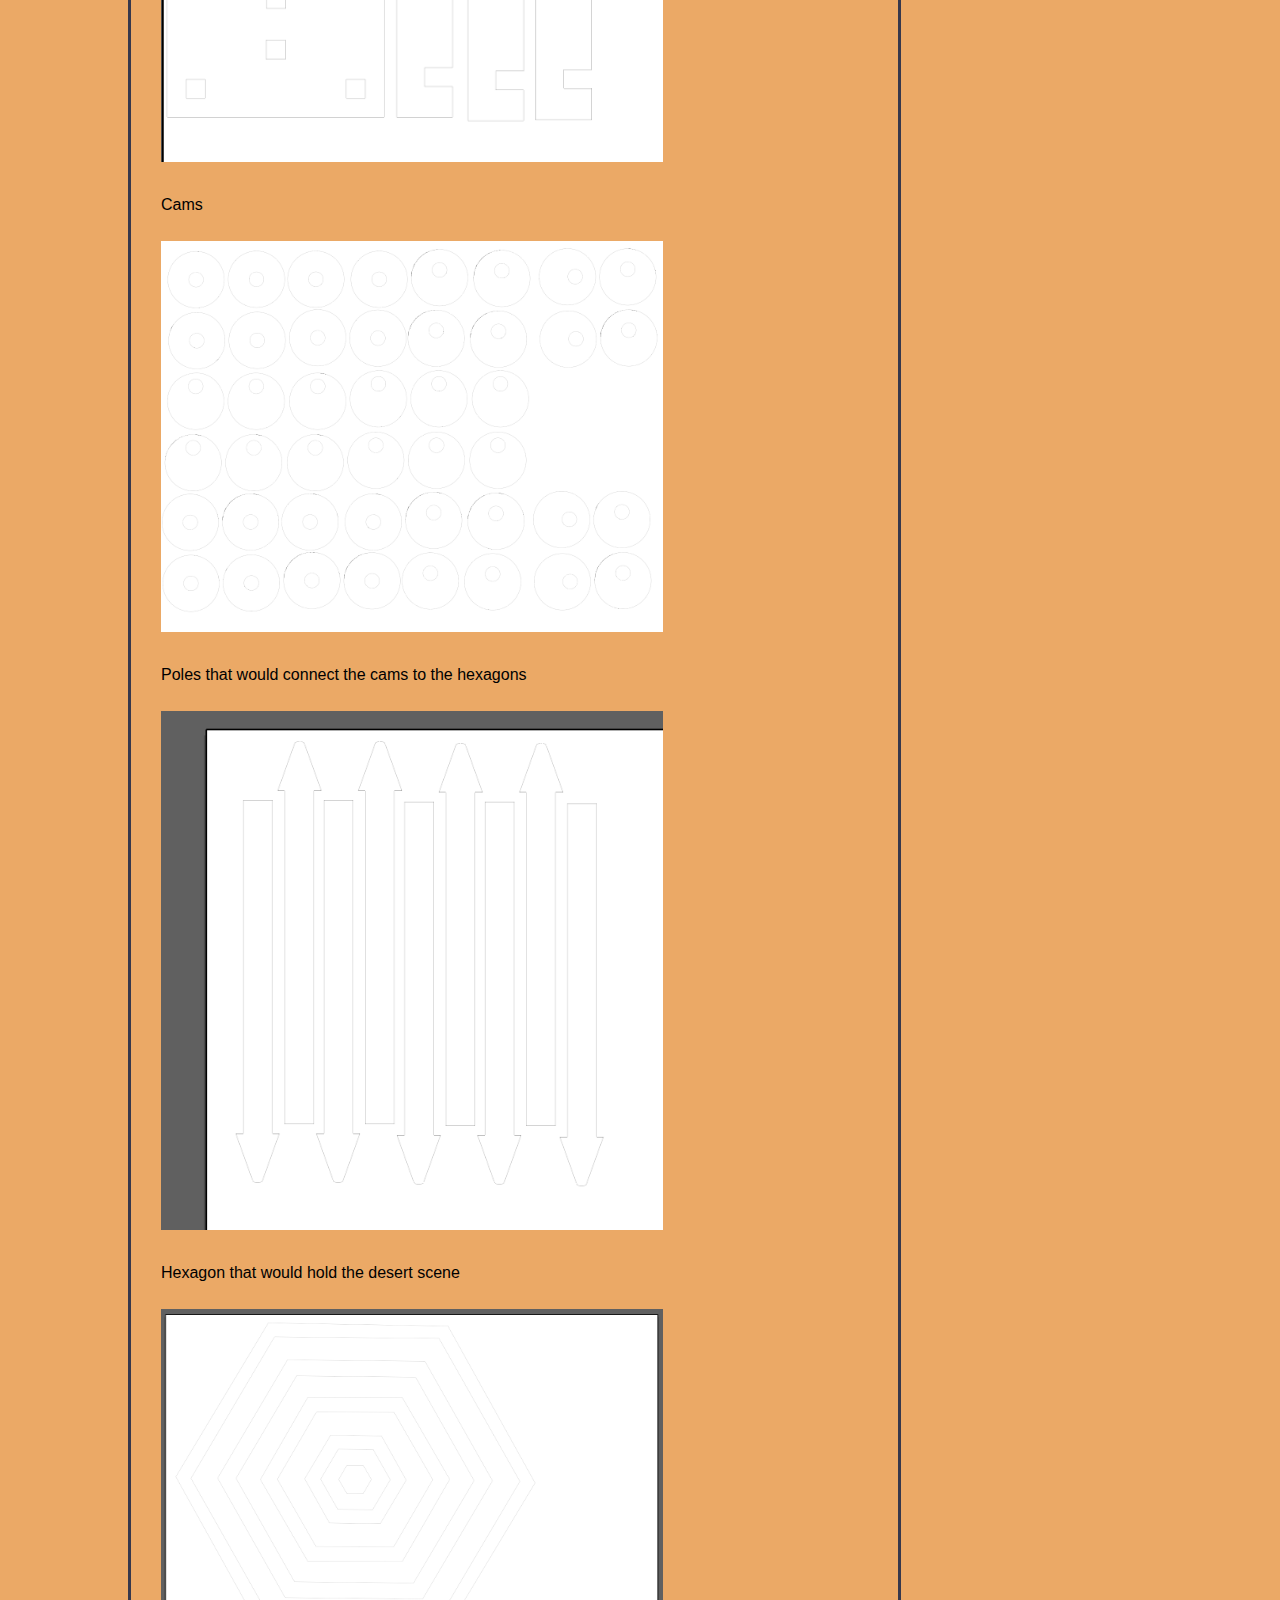
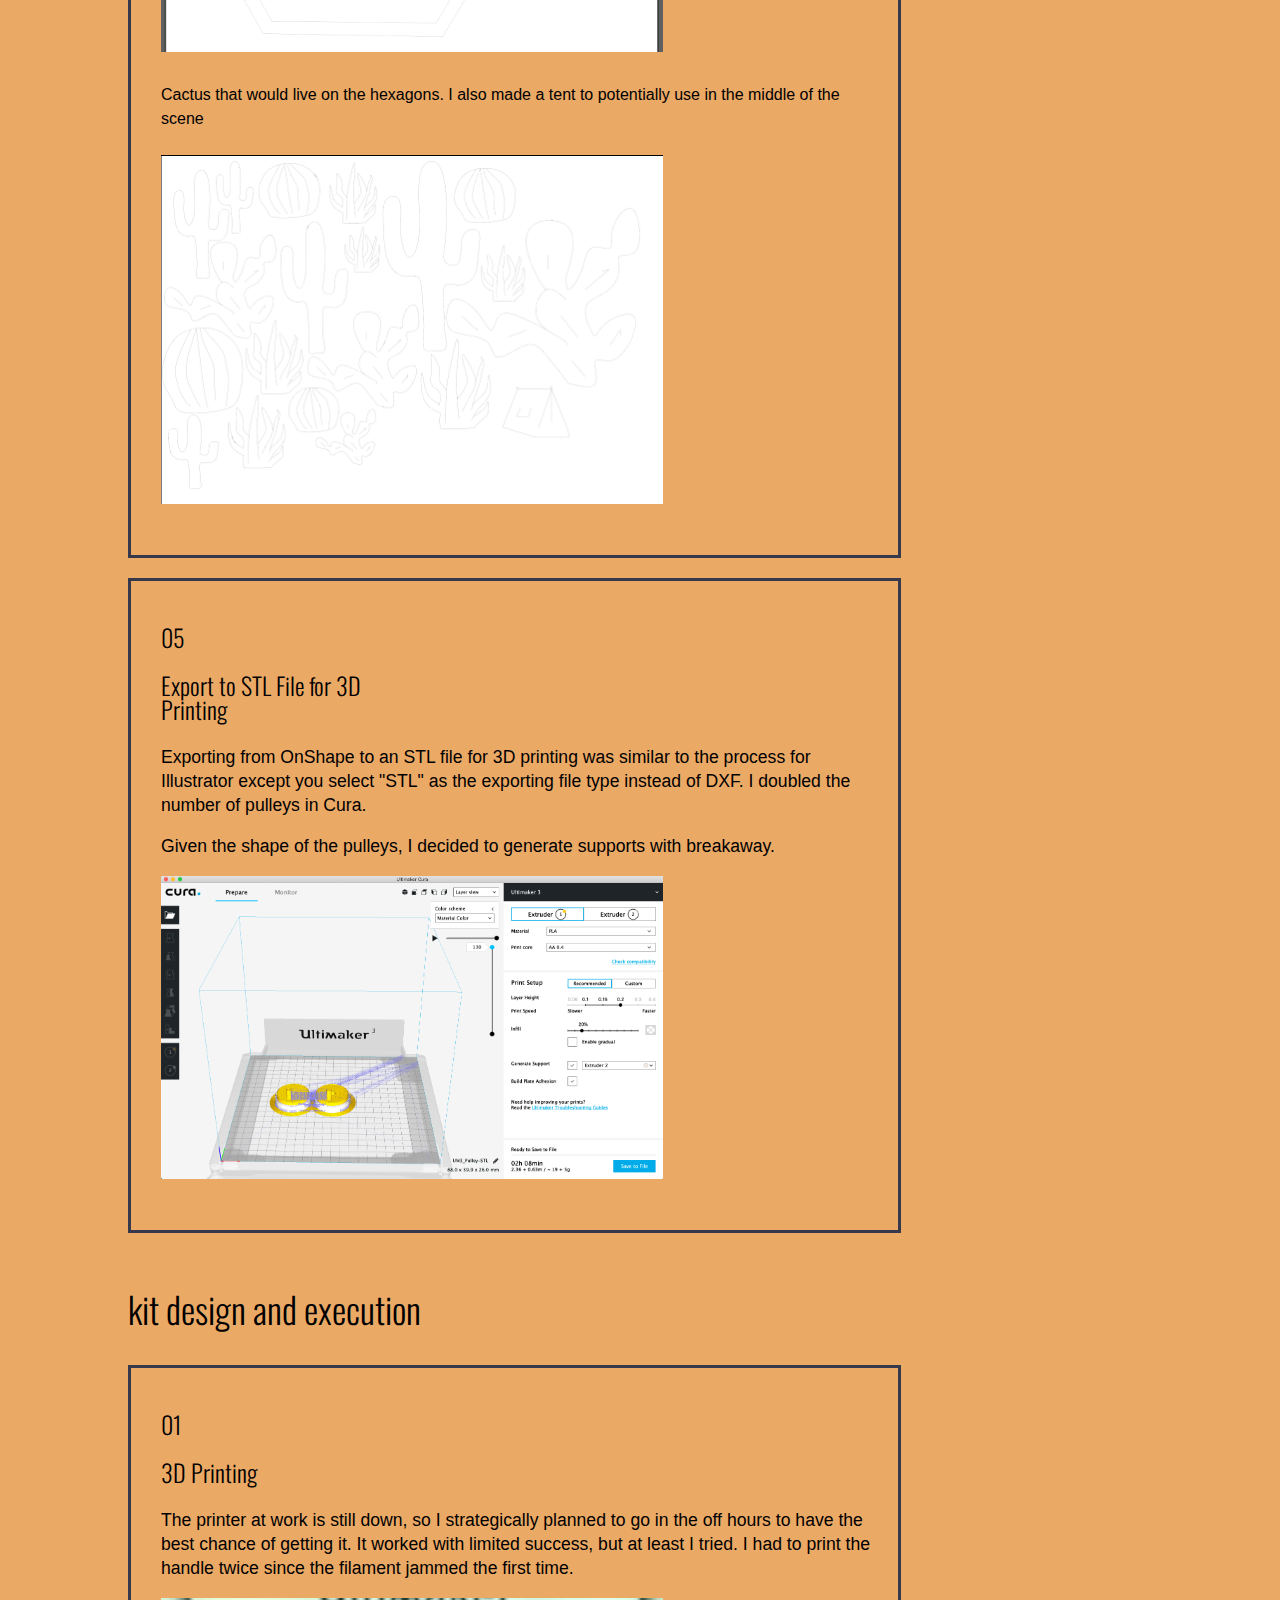
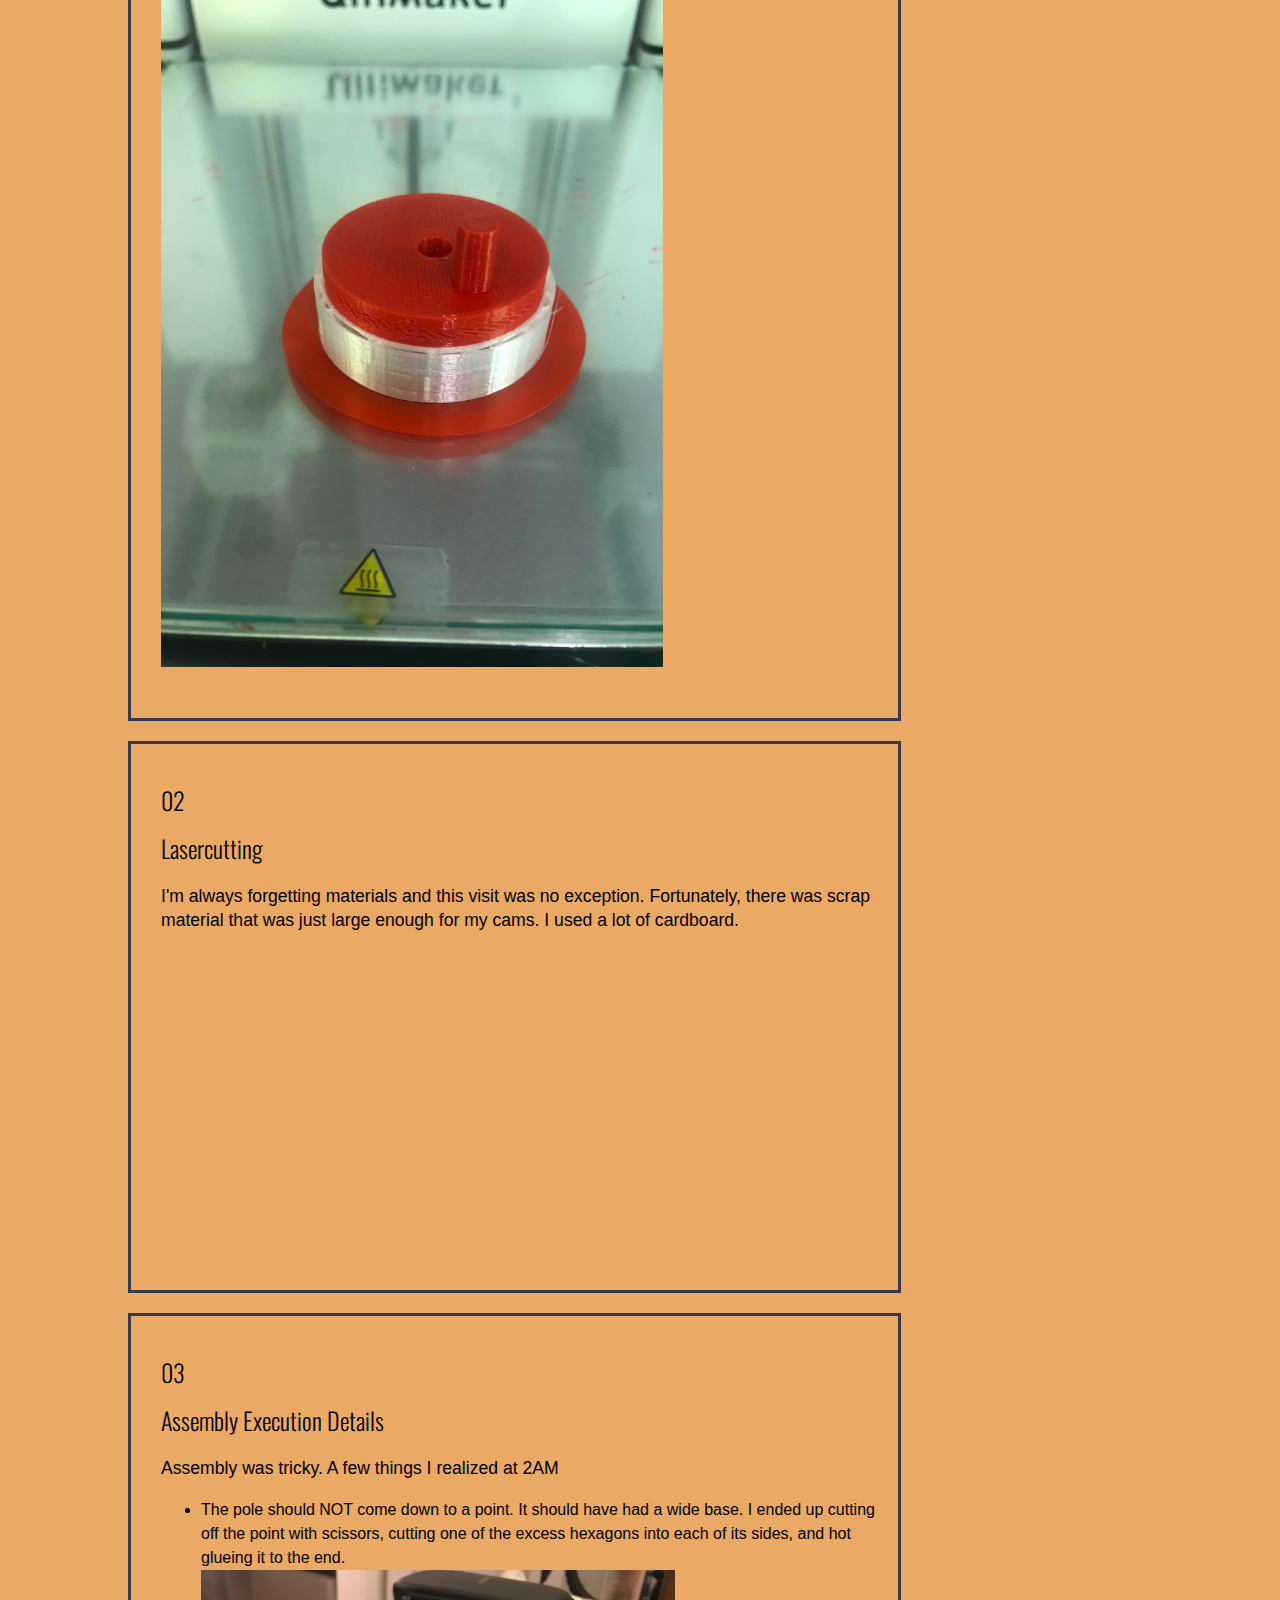
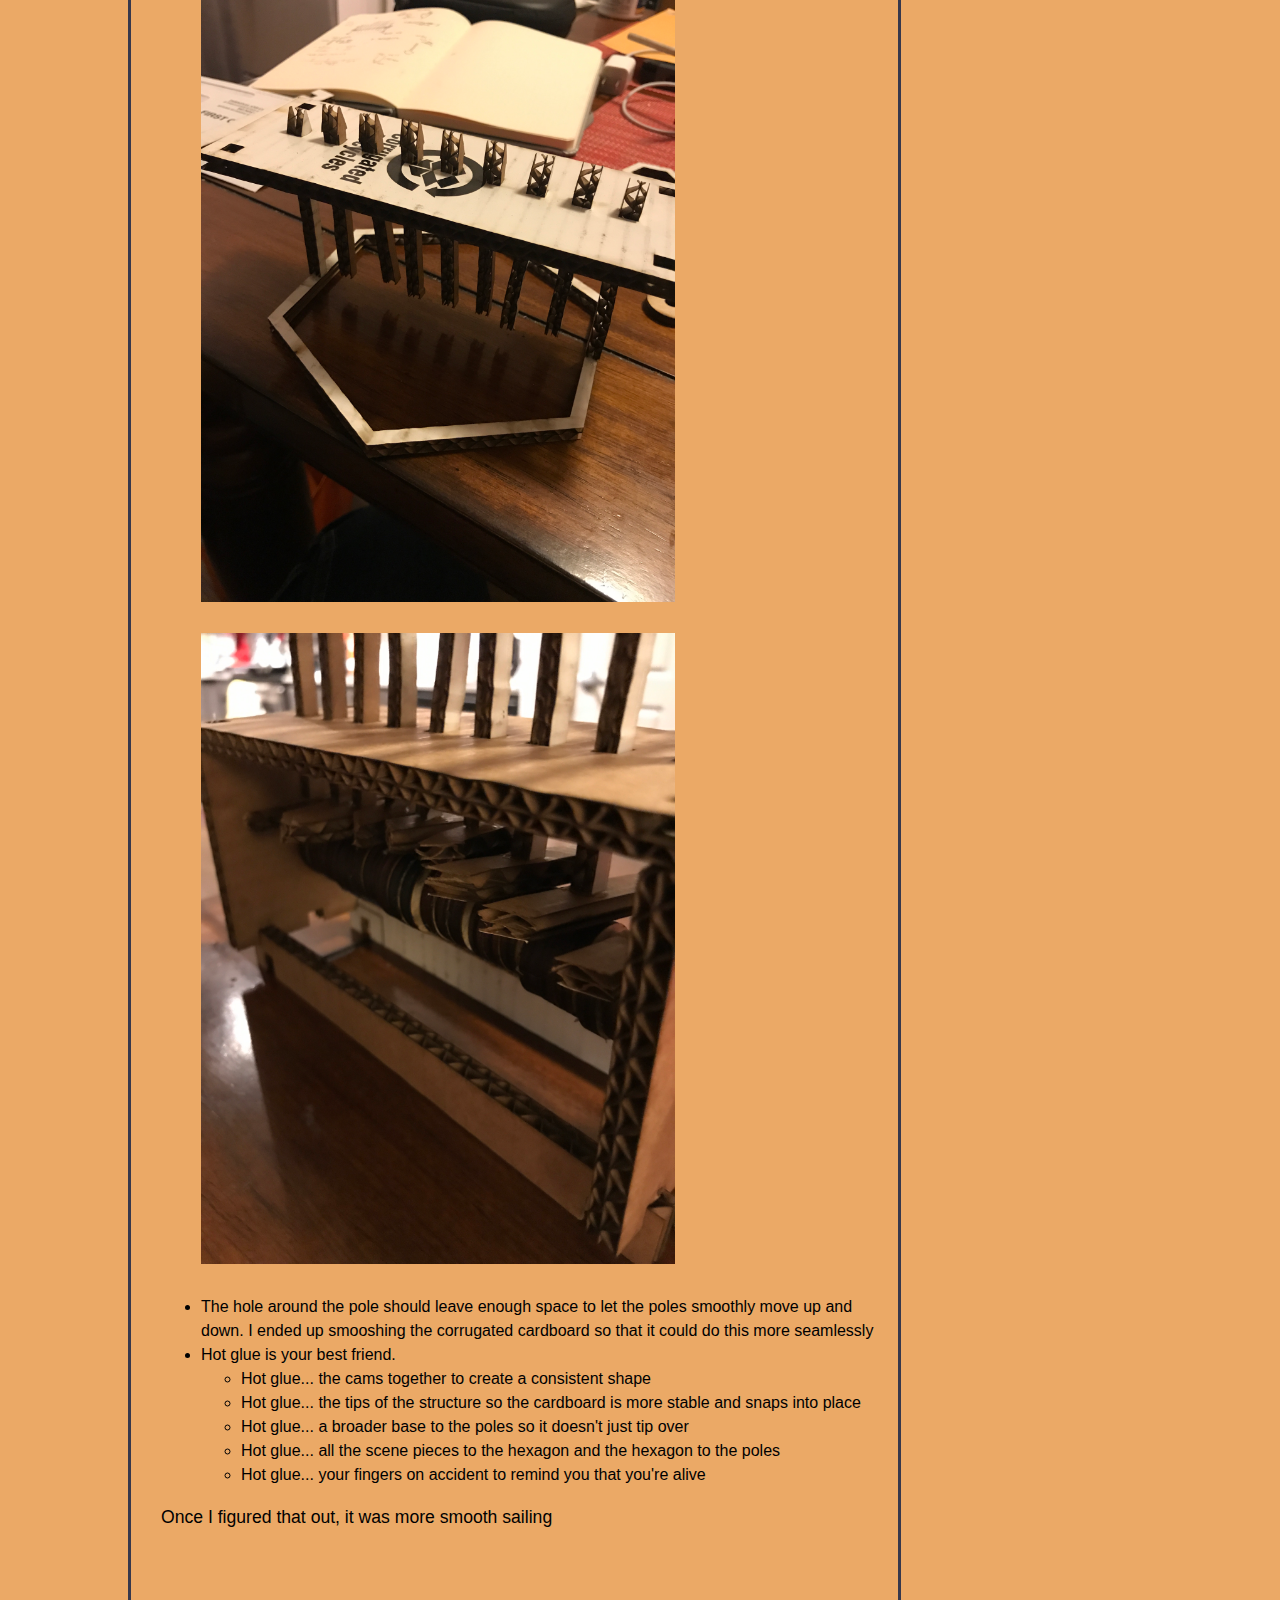
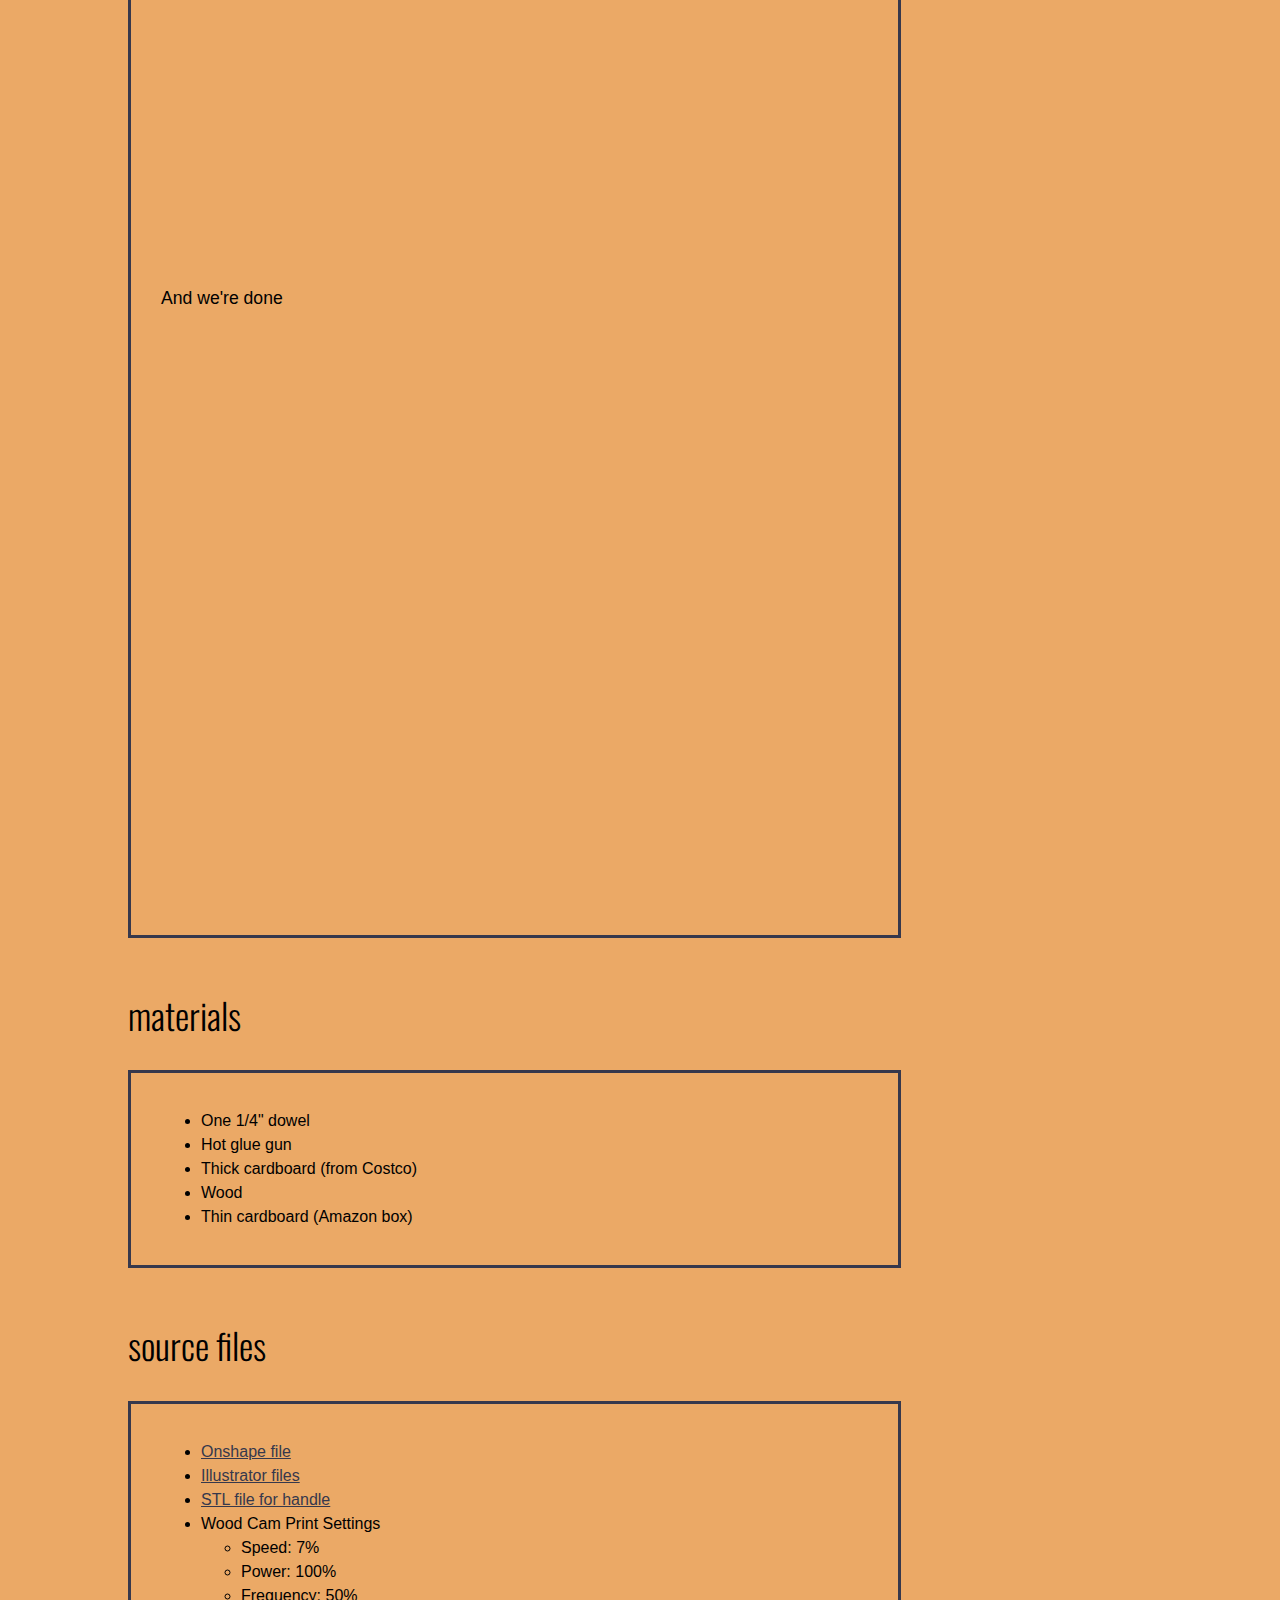
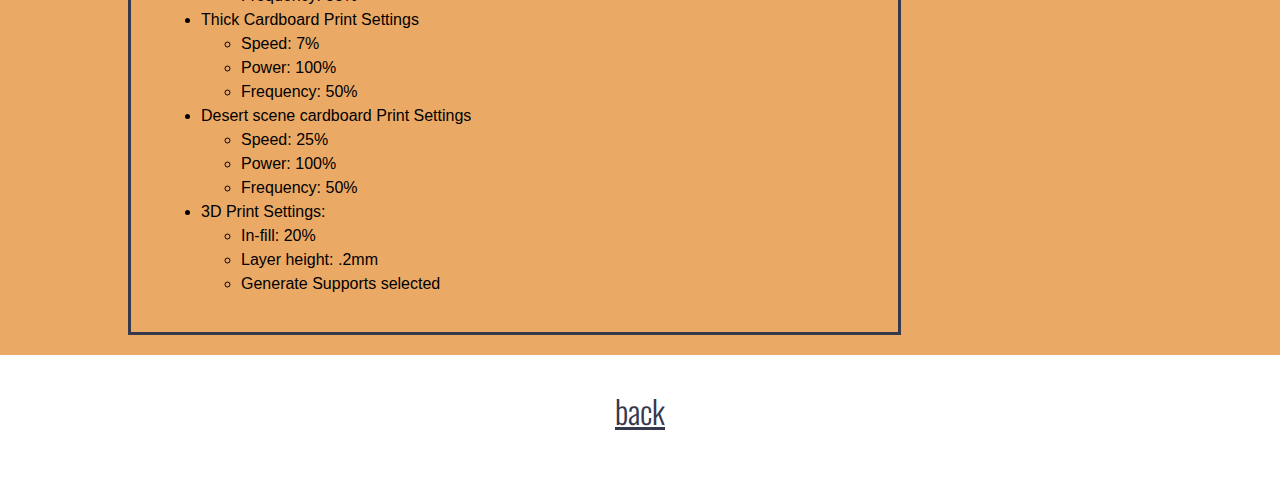
<file: assignment4.html>
<!DOCTYPE html>
<html>

<head>
  <meta charset="utf-8">
  <meta name="viewport" content="width=device-width, maximum-scale=1.0" />
  <link rel="shortcut icon" type="image/x-icon" href="images/logo.png" />
  <title>Tanya Wang</title>

  <link href="style.css" media="screen" rel="stylesheet" type="text/css" />
  <link href="https://fonts.googleapis.com/css?family=Oswald:200,400" rel="stylesheet">
  <script src="https://code.jquery.com/jquery-1.10.2.js"></script>
</head>

<body>

  <!-- Header -->
  <div id="container">
    <div class="triangle"></div>
    <!-- Nav Start -->
    <div id="nav-container"></div>

    <script>
      $(function() {
        $("#nav-container").load("nav.html");
      });
    </script>
    <!-- Nav end -->

    <div class="header">
      <h1>rolling desert</h1>
      <h2>maybe more of an earthquake of cams</h2>
    </div>
  </div>


  <!-- Main -->

  <div class="assignmentspage">
    <div class="assignment">
      <div class="main">

        <img src="images/a4/finalv2.jpg" />
      </div>
    </div>

    <div class="container">
      <h2>process</h2>
      <div class="assignment">
        <h3>01</h3>
        <h3>Get Inspired</h3>
        <p>
          At first, I didn't really know what search term I could use to find mechnical projects. After some stumbling and lucky, I found a lot of wood toys, Automata, and kinetic sculptures.
          <br /><br />My Makerspace board is <a href="https://www.pinterest.com/tanyawang/makerspace/">here</a>.
        </p>
        <div class="inspo"><img src="images/a4/inspo.png" width=500></a></div>
      </div>

      <div class="assignment">
        <h3>02</h3>
        <h3>Sketch</h3>
        <p>
          Sketching to get an idea of what I could build. I ended up spending a lot of time using my sketch as a way to track measurements of different components.
          <br /><br />
          <img src="images/a4/sketch.jpg" width=300 />
        </p>
      </div>

      <div class="assignment">
        <h3>03</h3>
        <h3>Building 3D models and vectors in OnShape</h3>
        <p>
          I leveraged Joshua's in-class tutorial and the video that Krista so graciously recorded and uploaded as my primary reference point. While Rhino had a lot of tutorials to show you how to do things, there weren't as many for OnShape. I think
          there may be an expectation that it's so easy to use that a tutorial isn't really needed or it just isn't as prolific. Either way, I spent a lot of time clicking on random things and using the Dimension button to try to force things to be
          the right shape.
        </p>
        <p>I ended up 3D printing a pulley for my handle since I wasn't completely sure how far I would get and I wanted options for my motion.</p>
        So many dimensions:<br /><br />
        <img src="images/a4/dimensions.png"><br /><br />
        A sample of all the shapes I made: <br /><br />
        <img src="images/a4/onshape.png"><br /><br />
        <p>
          Since I planned on using a dowel as a way to hang the Cams that I would make, I had to make a few key measurements and recorded it on my sketch.
          <ul>
            <li> Dowel width- Even thought the package said it would be a width of .25" or 6.35mm, the actual dowel was closer to 6.17mm</li>
            <li> Cardboard thickness </li>
            <li> Wood thickness- Since I would have poles that would work around the cam, I wanted to be sure that the side of the cam was smooth and wouldn't get worn down. So I decided to use wood </li>
          </ul>
        </p>

        </p>





      </div>


      <div class="assignment">
        <h3>04</h3>
        <h3>Export to Illustrator</h3>

        <p>
          Exporting to Illustrator is pretty straightforward with a key option to pay attention to when you open the file in Illustrator to make sure you don't lose any of your measurements.
          <ul>
            <li>Select the layer that you'd like to export </li>
            <li>Right click it</li>
            <li> Change the file name and select the DXF format </li>
            <li> Click Export</li>
            <li> Open the file in Illustrator</li>
            <li> Select "Scale by:"</li>
            <li> Change the dropdown that says "Inches" to "Millimeters"</li>
            <li> Change "Unit(s)" to 1 since the original 25.4 is how many millimeters equals 1 inch</li>
            <img src="images/a4/mm.png"><br /><br />
            <li> Change the stroke width to .001 to prepare for vector cutting </li>
          </ul>
        </p>

        <p>
          I exported each folder into its own AI file to make cutting easier.
        </p>
        Stucture<br /><br />
        <img src="images/a4/structureai.png"><br /><br />

        Cams <br /><br />
        <img src="images/a4/camai.png"><br /><br />

        Poles that would connect the cams to the hexagons<br /><br />
        <img src="images/a4/poleai.png"><br /><br />

        Hexagon that would hold the desert scene<br /><br />
        <img src="images/a4/hexai.png"><br /><br />

        Cactus that would live on the hexagons. I also made a tent to potentially use in the middle of the scene<br /><br />
        <img src="images/a4/cactusai.png"><br /><br />
      </div>

      <div class="assignment">
        <h3>05</h3>
        <h3>Export to STL File for 3D Printing</h3>

        <p>
          Exporting from OnShape to an STL file for 3D printing was similar to the process for Illustrator except you select "STL" as the exporting file type instead of DXF. I doubled the number of pulleys in Cura.
        </p>
        <p>
          Given the shape of the pulleys, I decided to generate supports with breakaway.
        </p>
        <img src="images/a4/cura.png"><br /><br />


      </div>

    </div>

    <div class="container">
      <h2>kit design and execution</h2>

      <div class="assignment">
        <h3>01</h3>
        <h3>3D Printing</h3>
        <p>The printer at work is still down, so I strategically planned to go in the off hours to have the best chance of getting it. It worked with limited success, but at least I tried. I had to print the handle twice since the filament jammed the
          first time. </p>
        <img src="images/a4/3d.jpg"><br /><br />

      </div>

      <div class="assignment">
        <h3>02</h3>
        <h3>Lasercutting</h3>
        <p>I'm always forgetting materials and this visit was no exception. Fortunately, there was scrap material that was just large enough for my cams. I used a lot of cardboard.

          <iframe width="560" height="315" src="https://www.youtube.com/embed/pK1wAY9UrK4" frameborder="0" allow="accelerometer; autoplay; encrypted-media; gyroscope; picture-in-picture" allowfullscreen></iframe>

        </p>
      </div>

      <div class="assignment">
        <h3>03</h3>
        <h3>Assembly Execution Details</h3>

        <p>Assembly was tricky. A few things I realized at 2AM</p>
        <ul>
          <li>The pole should NOT come down to a point. It should have had a wide base. I ended up cutting off the point with scissors, cutting one of the excess hexagons into each of its sides, and hot glueing it to the end.</li>
          <img src="images/a4/tips.jpg"><br /><br />
          <img src="images/a4/flat.jpg"><br /><br />
          <li>The hole around the pole should leave enough space to let the poles smoothly move up and down. I ended up smooshing the corrugated cardboard so that it could do this more seamlessly</li>
          <li>Hot glue is your best friend.</li>
          <ul>
            <li>Hot glue... the cams together to create a consistent shape</li>
            <li>Hot glue... the tips of the structure so the cardboard is more stable and snaps into place</li>
            <li>Hot glue... a broader base to the poles so it doesn't just tip over</li>
            <li>Hot glue... all the scene pieces to the hexagon and the hexagon to the poles</li>
            <li>Hot glue... your fingers on accident to remind you that you're alive</li>
          </ul>
        </ul>
        </p>
        <p>Once I figured that out, it was more smooth sailing</p>
        <iframe width="560" height="315" src="https://www.youtube.com/embed/qbyisCLUwz8" frameborder="0" allow="accelerometer; autoplay; encrypted-media; gyroscope; picture-in-picture" allowfullscreen></iframe>
        <p>And we're done</p>
        <iframe src="https://giphy.com/embed/3omK0eSYgd85dcv7uS" width="370" height="580" frameBorder="0" class="giphy-embed" allowFullScreen></iframe>
      </div>
    </div>

    <div class="container">
      <h2>materials</h2>
      <div class="assignment">
        <ul>
          <li>One 1/4" dowel</li>
          <li>Hot glue gun</li>
          <li>Thick cardboard (from Costco)</li>
          <li>Wood</li>
          <li>Thin cardboard (Amazon box)</li>
        </ul>
      </div>
    </div>


    <div class="container">
      <h2>source files</h2>
      <div class="assignment">
        <ul>
          <li><a href="https://cad.onshape.com/documents/72fa6700750a05cfb6ccd307/w/2e42ac46f9fc3e64647c399d/e/7860c6080173860db738515e">Onshape file</a></li>
          <li><a href="files/a4/ai.zip">Illustrator files</a></li>
          <li><a href="files/a4/pulley-2.stl">STL file for handle</a></li>
          <li>Wood Cam Print Settings</li>
          <ul>
            <li>Speed: 7%</li>
            <li>Power: 100%</li>
            <li>Frequency: 50%</li>
          </ul>
          <li>Thick Cardboard Print Settings</li>
          <ul>
            <li>Speed: 7%</li>
            <li>Power: 100%</li>
            <li>Frequency: 50%</li>
          </ul>
          <li>Desert scene cardboard Print Settings</li>
          <ul>
            <li>Speed: 25%</li>
            <li>Power: 100%</li>
            <li>Frequency: 50%</li>
          </ul>
          <li>3D Print Settings:</li>
          <ul>
            <li>In-fill: 20%</li>
            <li>Layer height: .2mm</li>
            <li>Generate Supports selected</li>
          </ul>
        </ul>
      </div>
    </div>



    <div class="main">
      <h3><a href="index.html">back</a></h3>

    </div>

  </div>
</body>

</html>
</file>
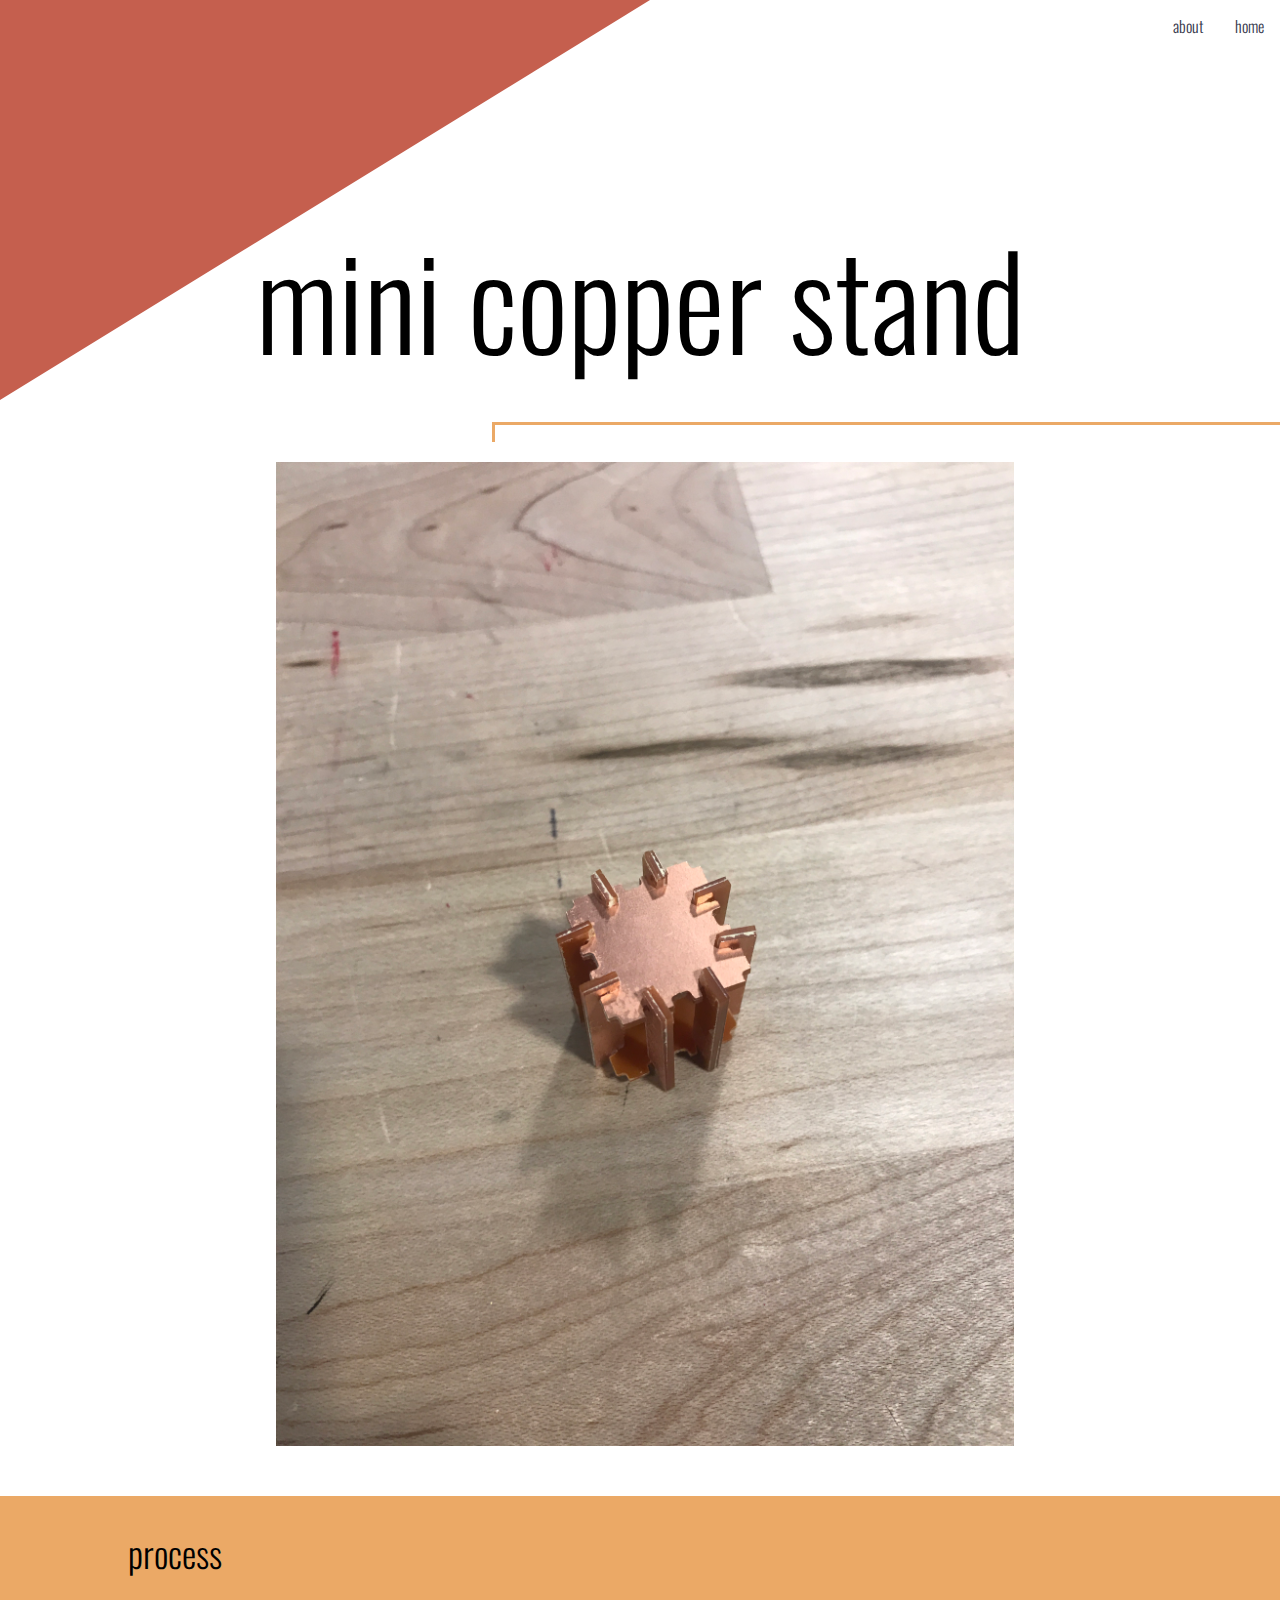
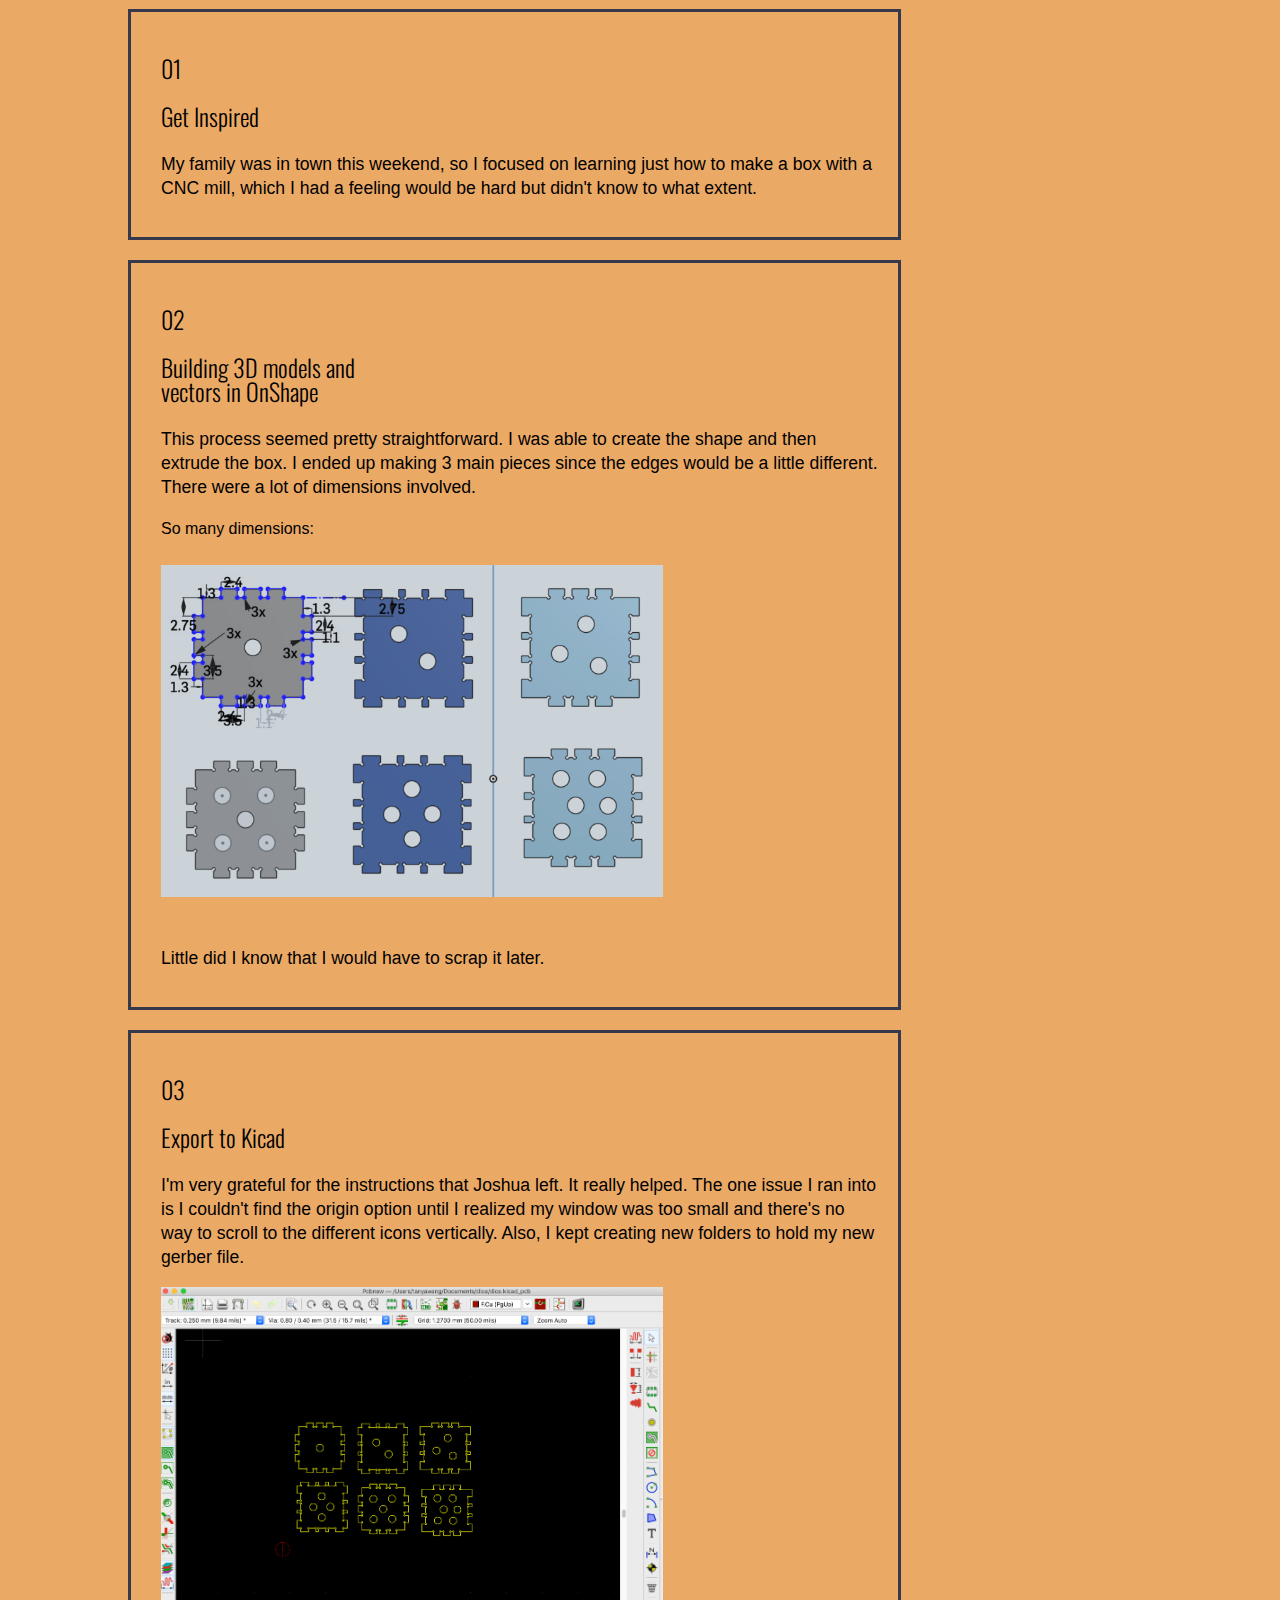
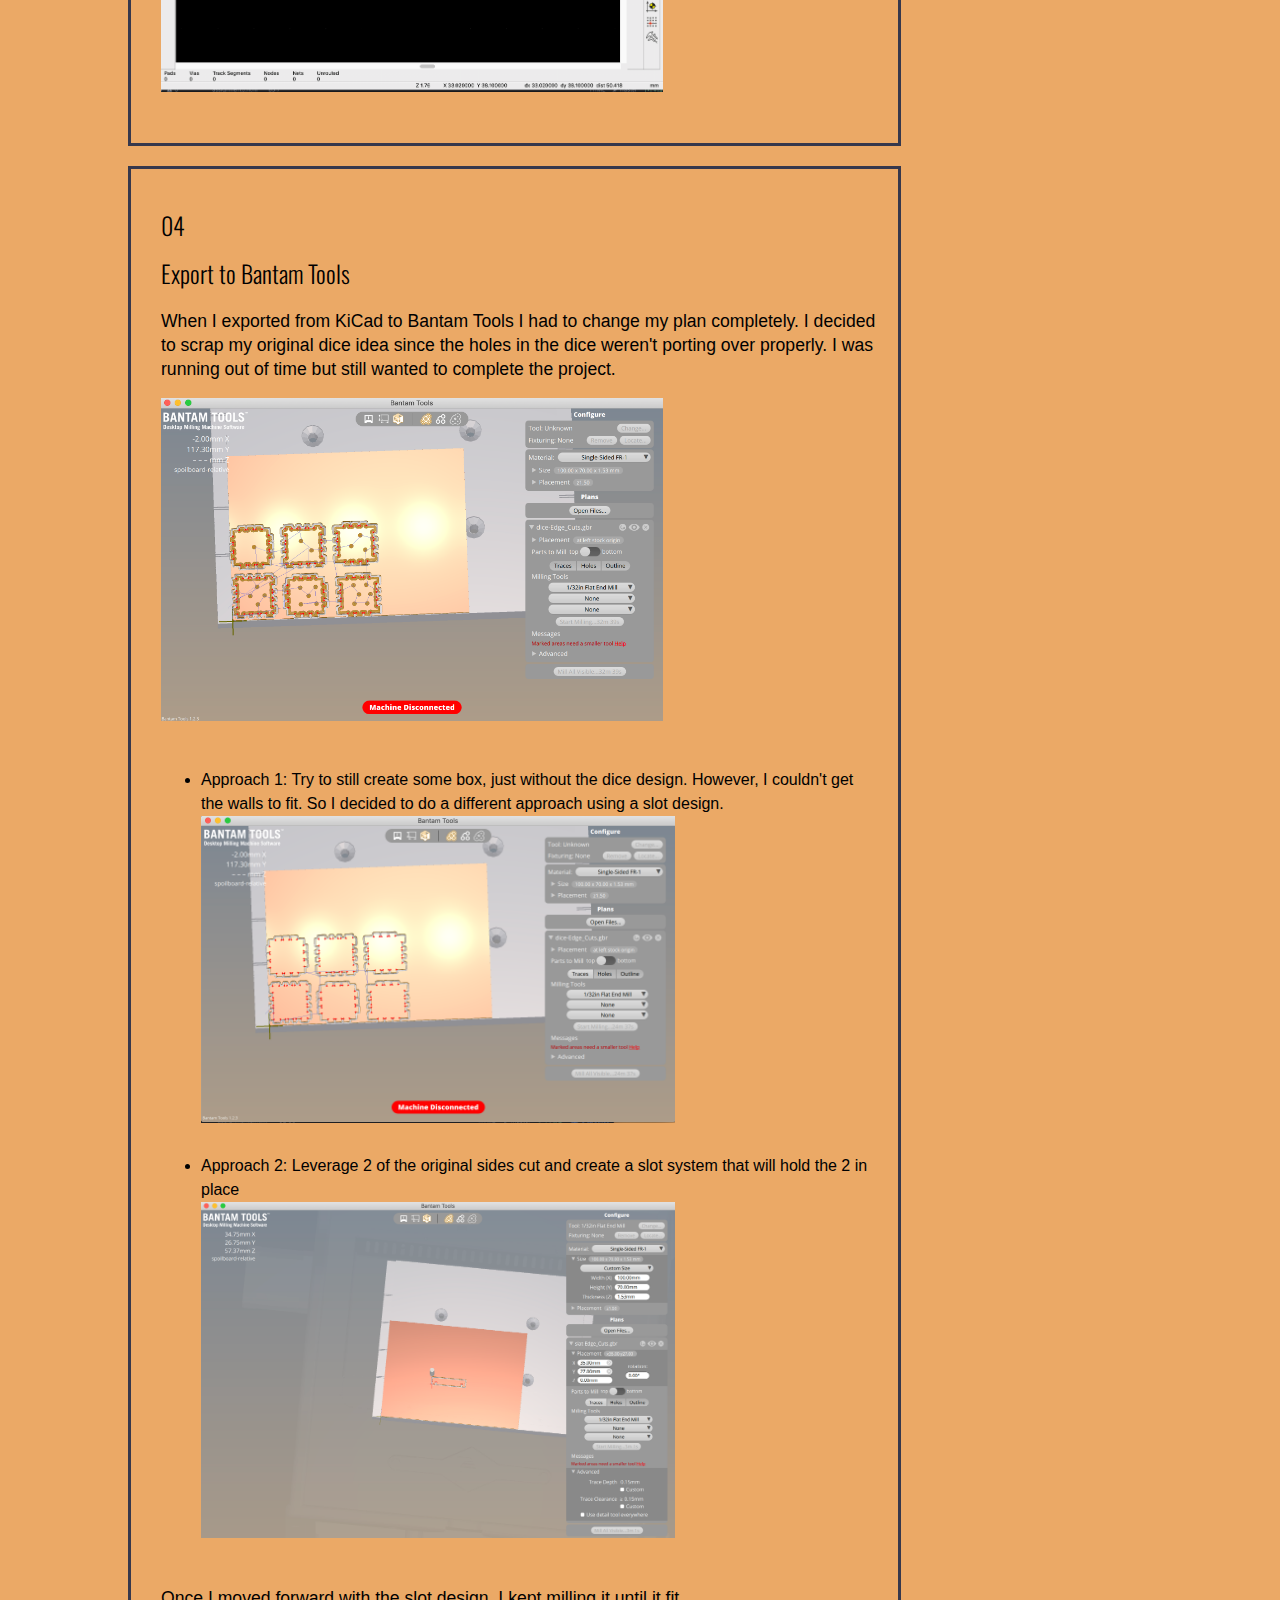
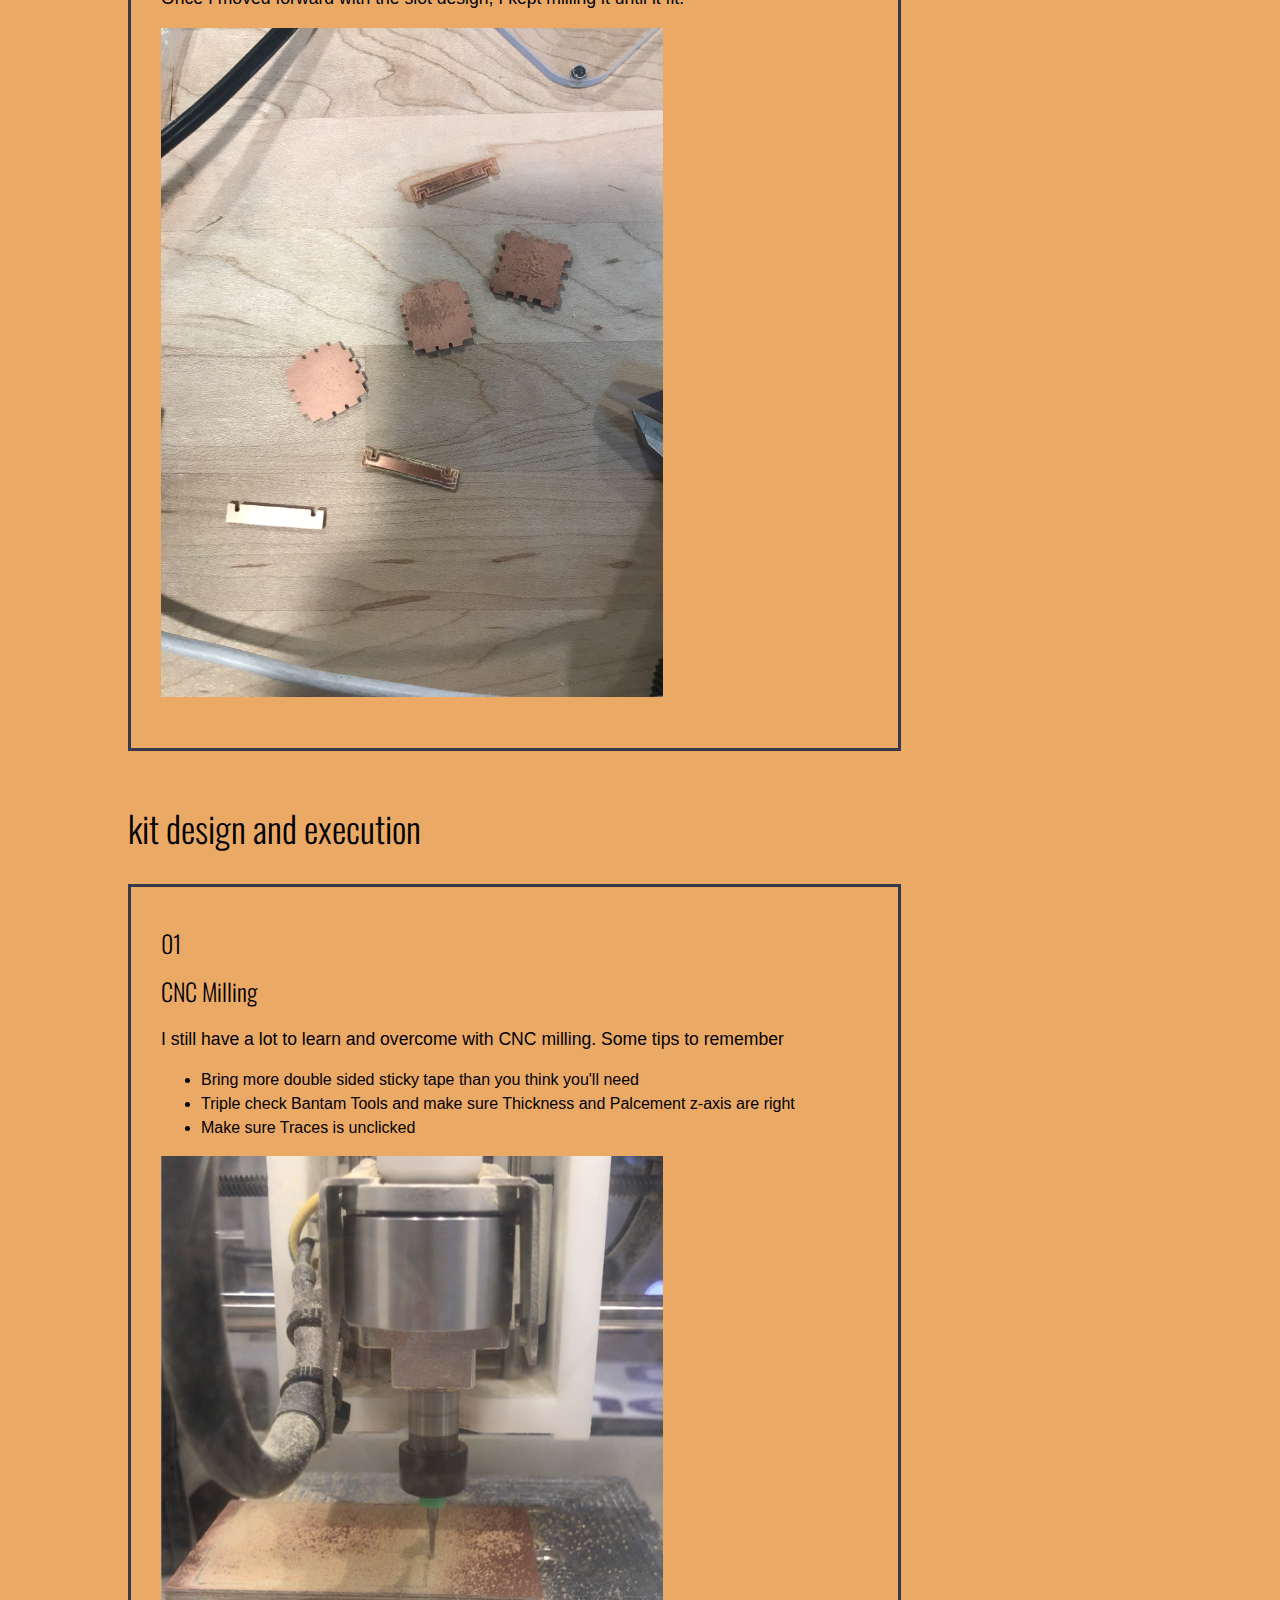
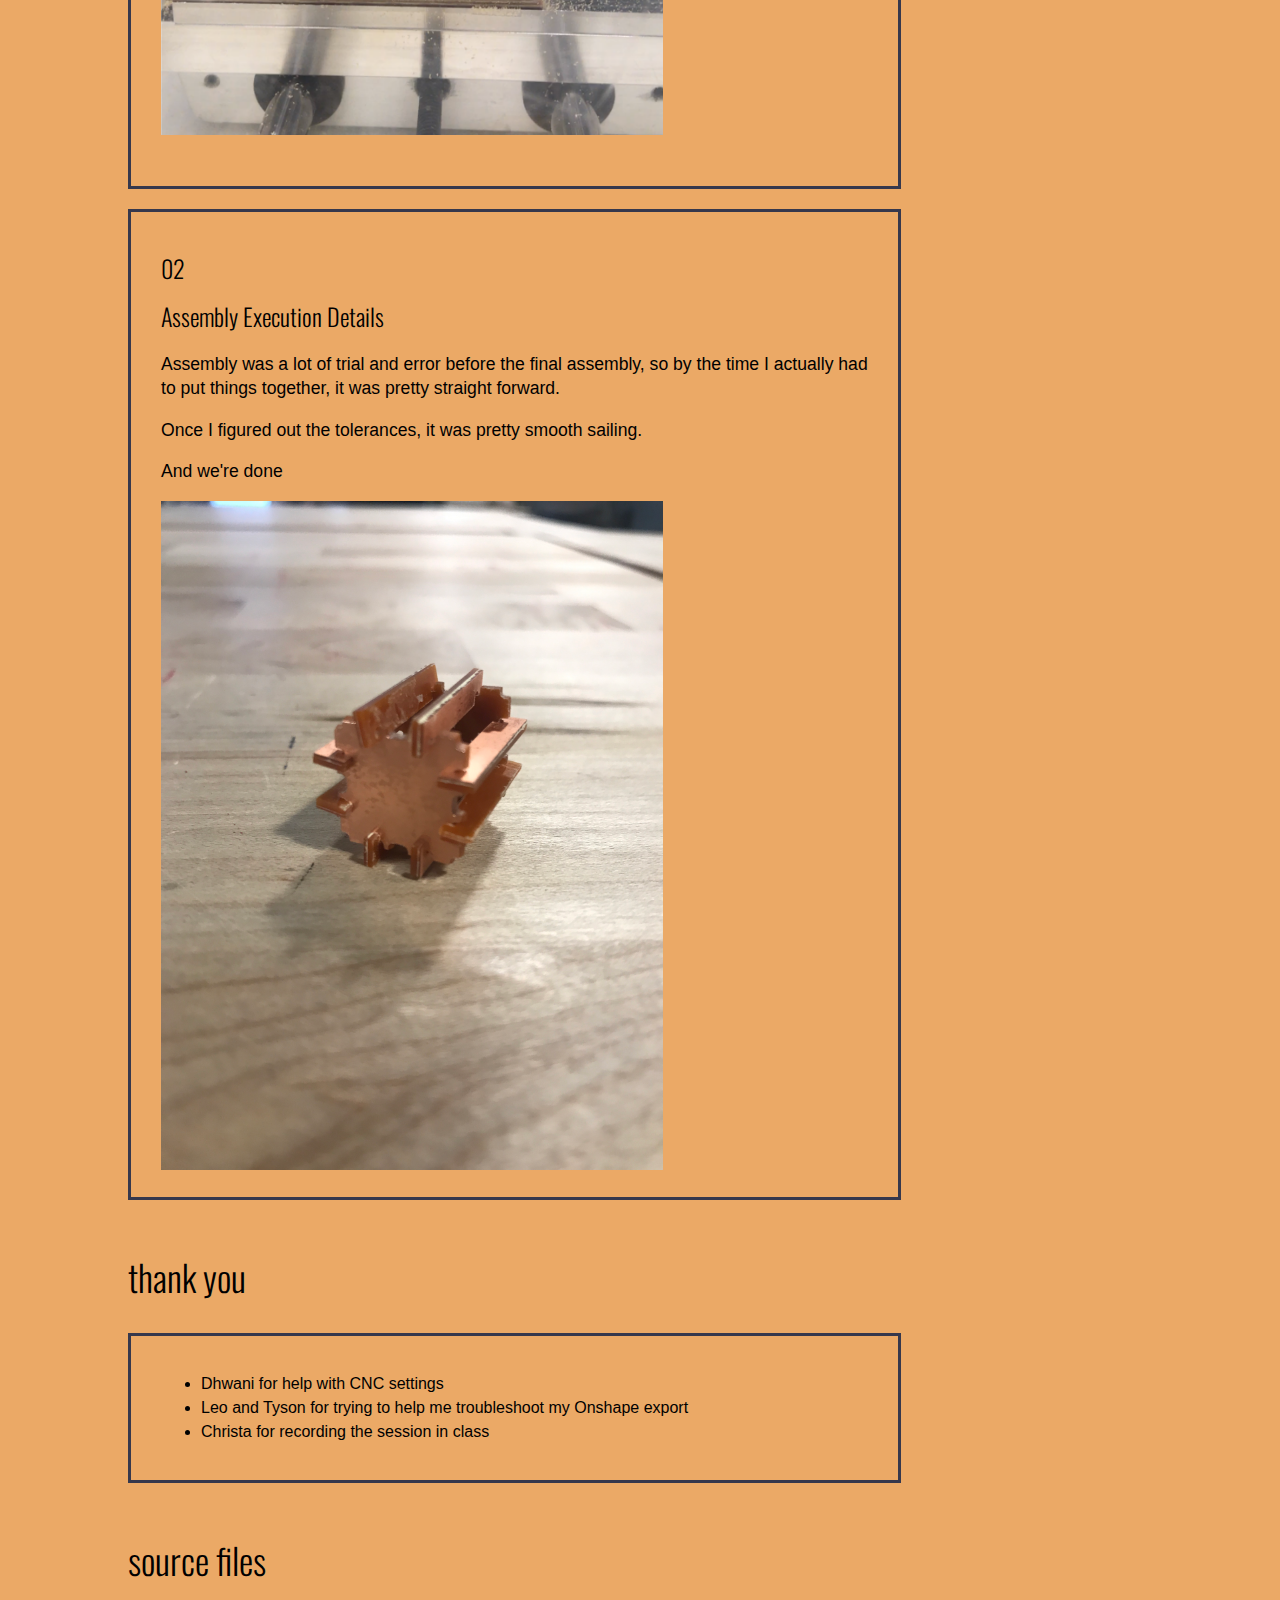
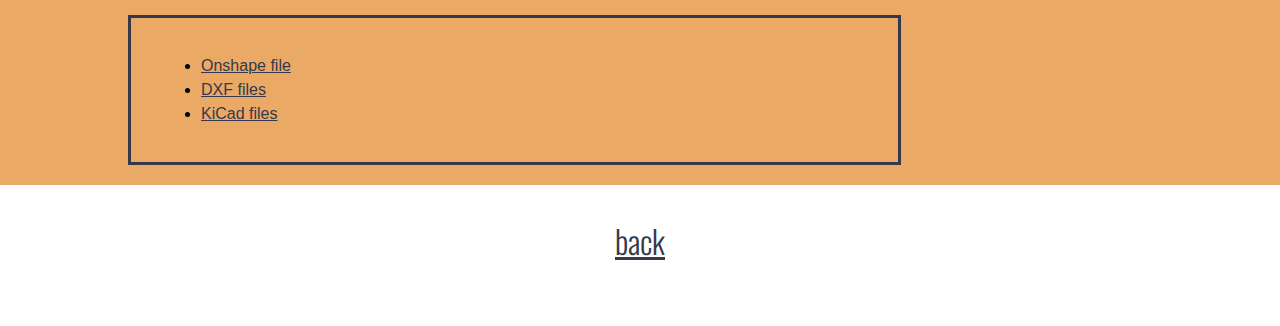
<file: assignment5.html>
<!DOCTYPE html>
<html>

<head>
  <meta charset="utf-8">
  <meta name="viewport" content="width=device-width, maximum-scale=1.0" />
  <link rel="shortcut icon" type="image/x-icon" href="images/logo.png" />
  <title>Tanya Wang</title>

  <link href="style.css" media="screen" rel="stylesheet" type="text/css" />
  <link href="https://fonts.googleapis.com/css?family=Oswald:200,400" rel="stylesheet">
  <script src="https://code.jquery.com/jquery-1.10.2.js"></script>
</head>

<body>

  <!-- Header -->
  <div id="container">
    <div class="triangle"></div>
    <!-- Nav Start -->
    <div id="nav-container"></div>

    <script>
      $(function() {
        $("#nav-container").load("nav.html");
      });
    </script>
    <!-- Nav end -->

    <div class="header">
      <h1>mini copper stand</h1>
      <h2>assignment 5</h2>
    </div>
  </div>

  <!-- Main -->
  <div class="assignmentspage">
    <div class="assignment">
      <div class="main">
        <img src="images/a5/final.jpg" />
      </div>
    </div>

    <div class="container">
      <h2>process</h2>
      <div class="assignment">
        <h3>01</h3>
        <h3>Get Inspired</h3>
        <p>
          My family was in town this weekend, so I focused on learning just how to make a box with a CNC mill, which I had a feeling would be hard but didn't know to what extent.
        </p>

      </div>


      <div class="assignment">
        <h3>02</h3>
        <h3>Building 3D models and vectors in OnShape</h3>
        <p>
          This process seemed pretty straightforward. I was able to create the shape and then extrude the box. I ended up making 3 main pieces since the edges would be a little different. There were a lot of dimensions involved.
        </p>

        So many dimensions:<br /><br />
        <img src="images/a5/box.png"><br /><br />
        </p>

        <p>Little did I know that I would have to scrap it later. </p>



      </div>


      <div class="assignment">
        <h3>03</h3>
        <h3>Export to Kicad</h3>

        <p>
          I'm very grateful for the instructions that Joshua left. It really helped. The one issue I ran into is I couldn't find the origin option until I realized my window was too small and there's no way to scroll to the different icons
          vertically. Also, I kept creating new folders to hold my new gerber file.

        </p>


        <img src="images/a5/walls.png"><br /><br />

      </div>

      <div class="assignment">
        <h3>04</h3>
        <h3>Export to Bantam Tools</h3>

        <p>
          When I exported from KiCad to Bantam Tools I had to change my plan completely. I decided to scrap my original dice idea since the holes in the dice weren't porting over properly. I was running out of time but still wanted to complete the
          project.
        </p>
        <img src="images/a5/dice.png"><br /><br />

        <ul>
          <li>Approach 1: Try to still create some box, just without the dice design. However, I couldn't get the walls to fit. So I decided to do a different approach using a slot design.</li>
          <img src="images/a5/notrace.png"><br /><br />
          <li>Approach 2: Leverage 2 of the original sides cut and create a slot system that will hold the 2 in place</li>
          <img src="images/a5/bantam.png"><br /><br />
        </ul>
        <p>
          Once I moved forward with the slot design, I kept milling it until it fit.
        </p>
        <img src="images/a5/scraps.jpg"><br /><br />


      </div>

    </div>

    <div class="container">
      <h2>kit design and execution</h2>

      <div class="assignment">
        <h3>01</h3>
        <h3>CNC Milling</h3>
        <p>I still have a lot to learn and overcome with CNC milling. Some tips to remember</p>
        <ul>
          <li>Bring more double sided sticky tape than you think you'll need</li>
          <li>Triple check Bantam Tools and make sure Thickness and Palcement z-axis are right</li>
          <li>Make sure Traces is unclicked</li>
        </ul>
        <img src="images/a5/cnc.png"><br /><br />

      </div>



      <div class="assignment">
        <h3>02</h3>
        <h3>Assembly Execution Details</h3>

        <p>Assembly was a lot of trial and error before the final assembly, so by the time I actually had to put things together, it was pretty straight forward.
        </p>
        </ul>
        </p>
        <p>Once I figured out the tolerances, it was pretty smooth sailing.</p>

        <p>And we're done</p>
        <img src="images/a5/horz.jpg" />
      </div>
    </div>

    <div class="container">
      <h2>thank you</h2>
      <div class="assignment">
        <ul>
          <li>Dhwani for help with CNC settings</li>
          <li>Leo and Tyson for trying to help me troubleshoot my Onshape export</li>
          <li>Christa for recording the session in class</li>
        </ul>
      </div>
    </div>


    <div class="container">
      <h2>source files</h2>
      <div class="assignment">
        <ul>
          <li><a href="https://cad.onshape.com/documents/bea7f6ff383221848fdb334c/w/d88be2a88eb3eba028b4f14e/e/f65d0a7830916ed8600e1e21">Onshape file</a></li>
          <li><a href="files/a5/DXF.zip">DXF files</a></li>
          <li><a href="files/a5/kc.zip">KiCad files</a></li>
        </ul>
      </div>
    </div>



    <div class="main">
      <h3><a href="index.html">back</a></h3>

    </div>

  </div>
</body>


</html>
</file>
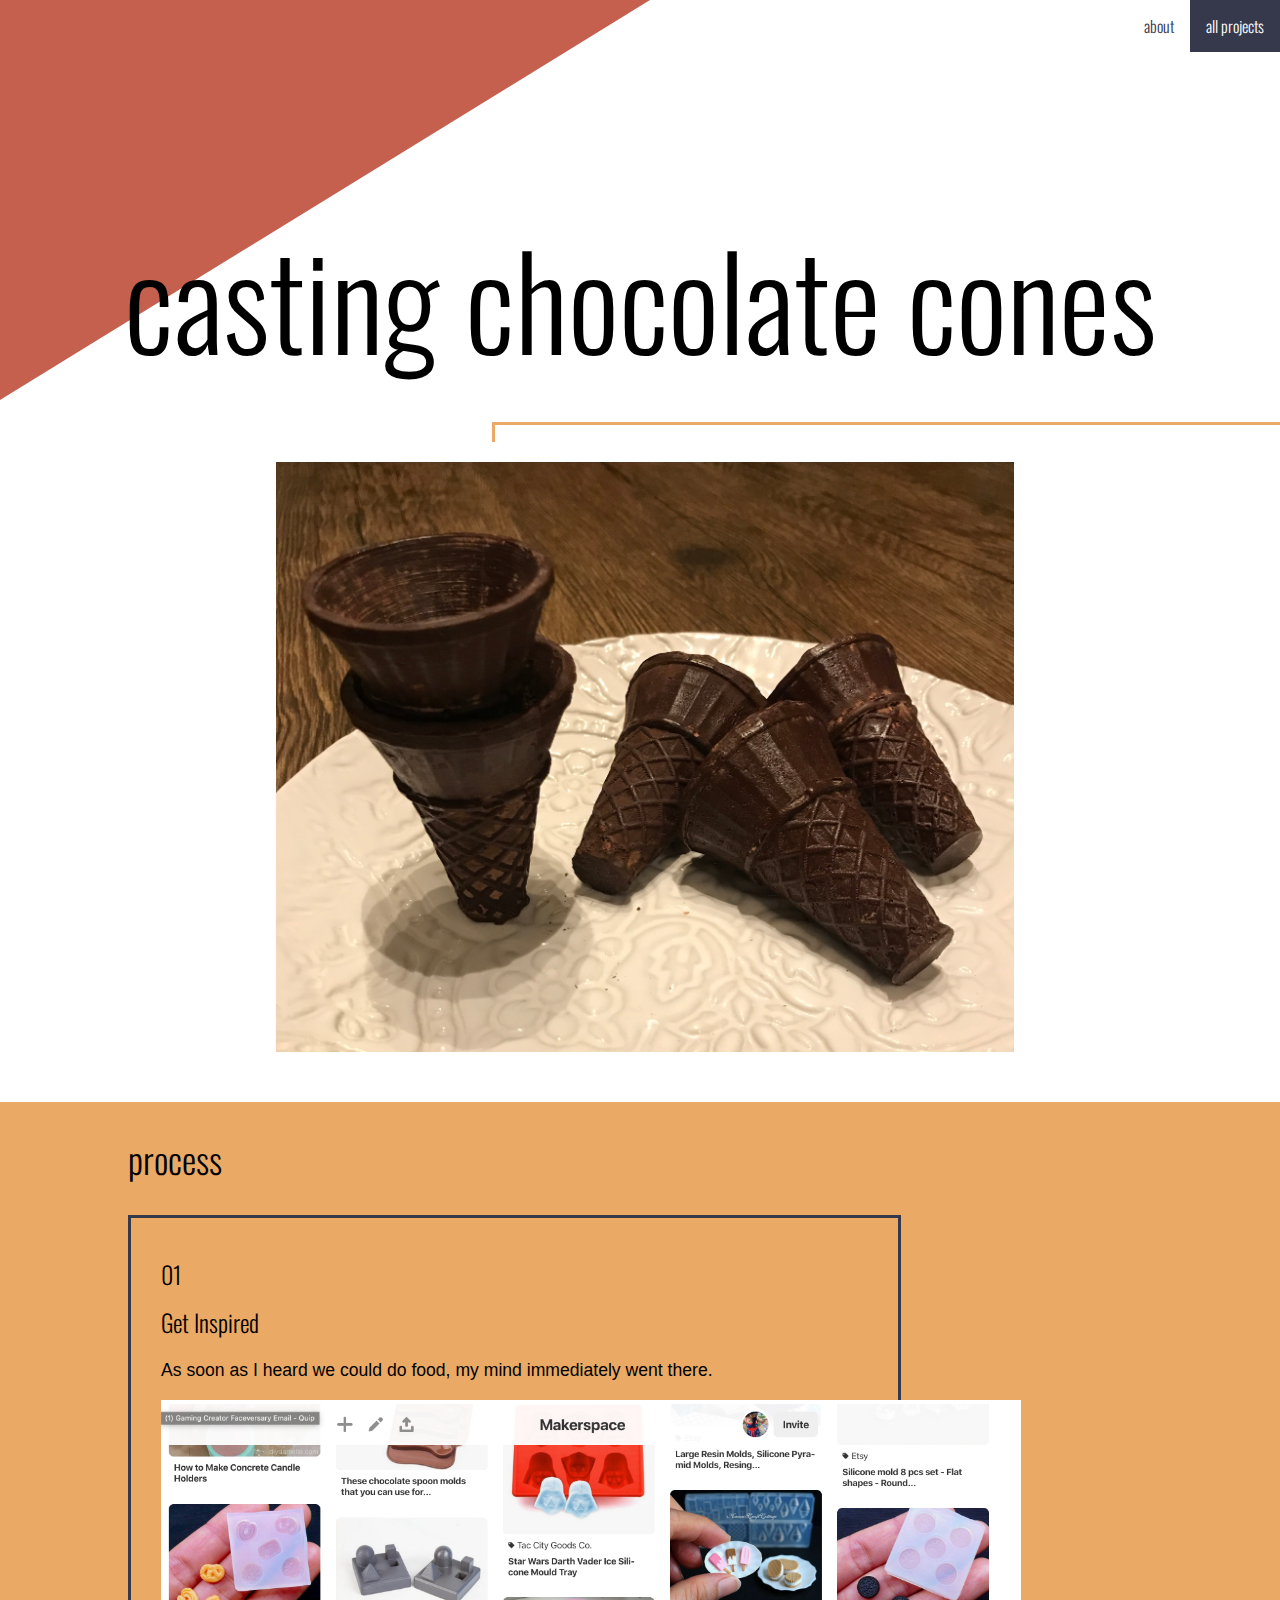
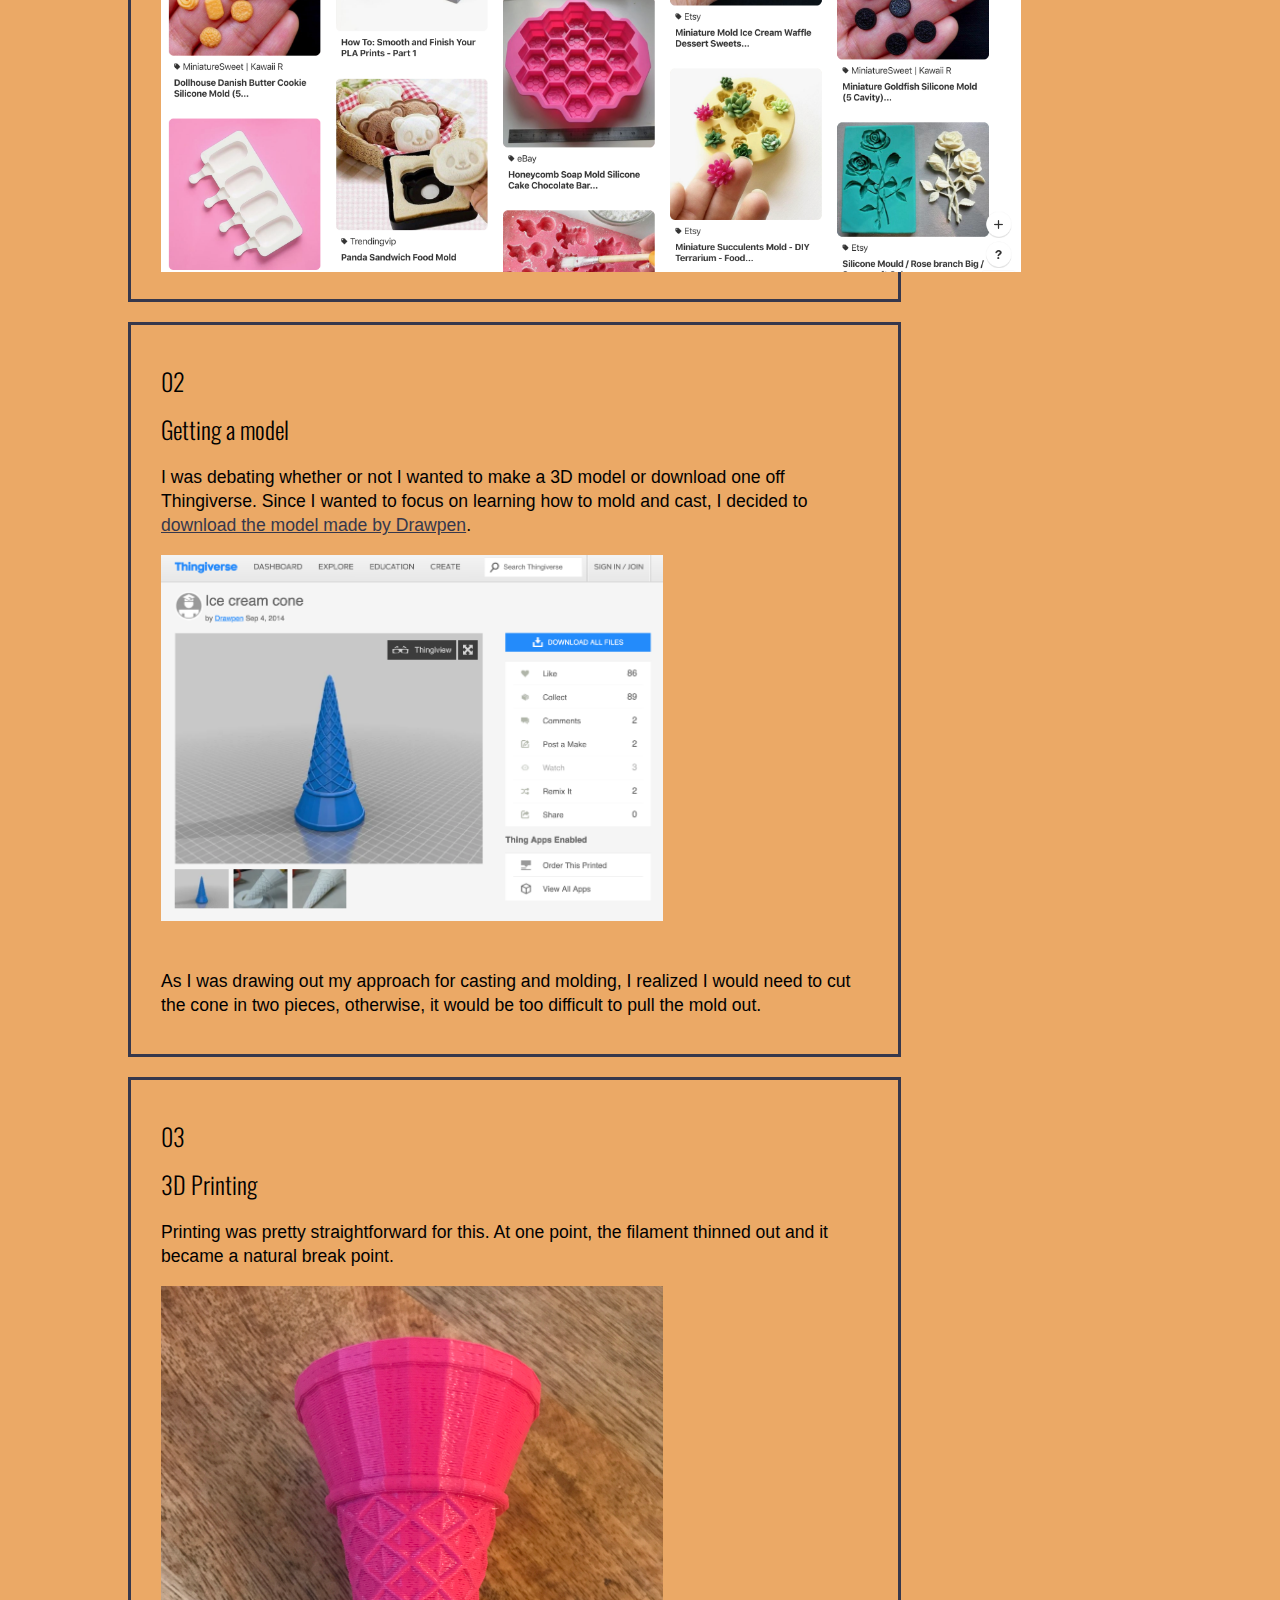
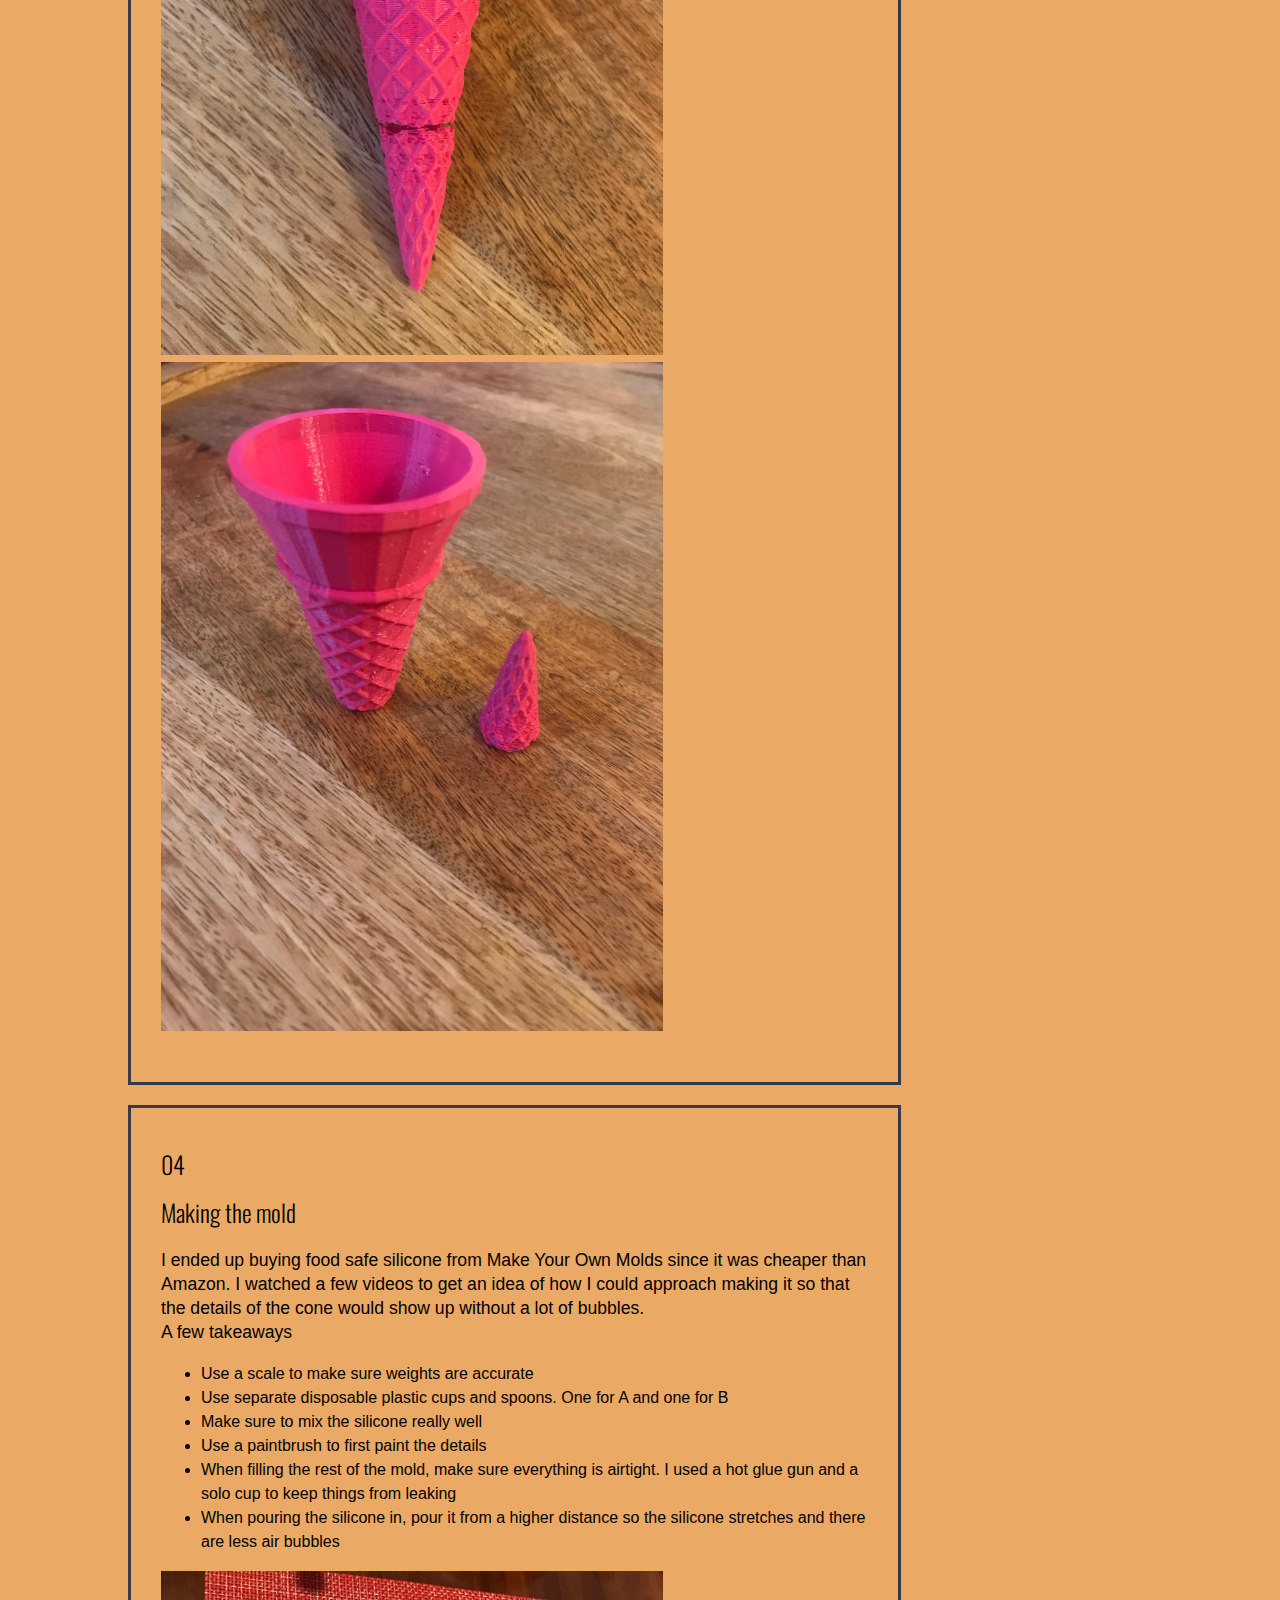
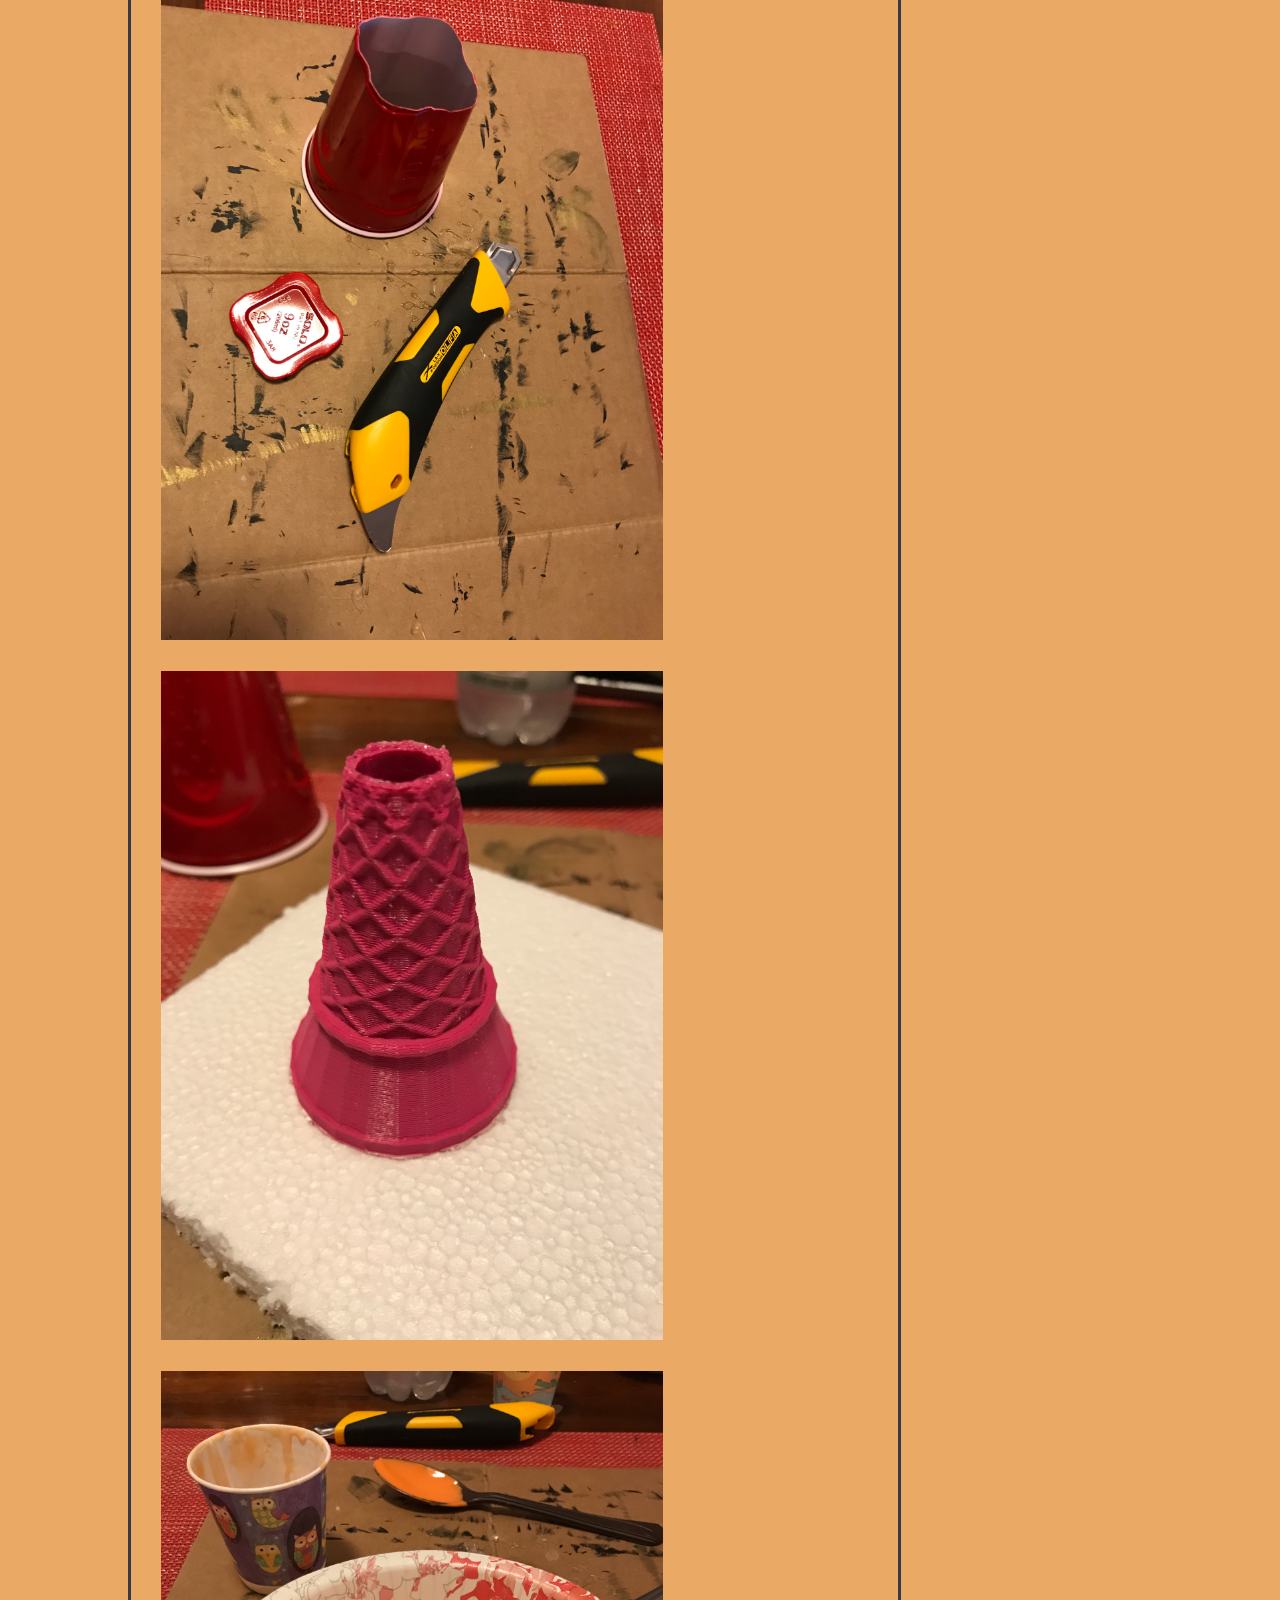
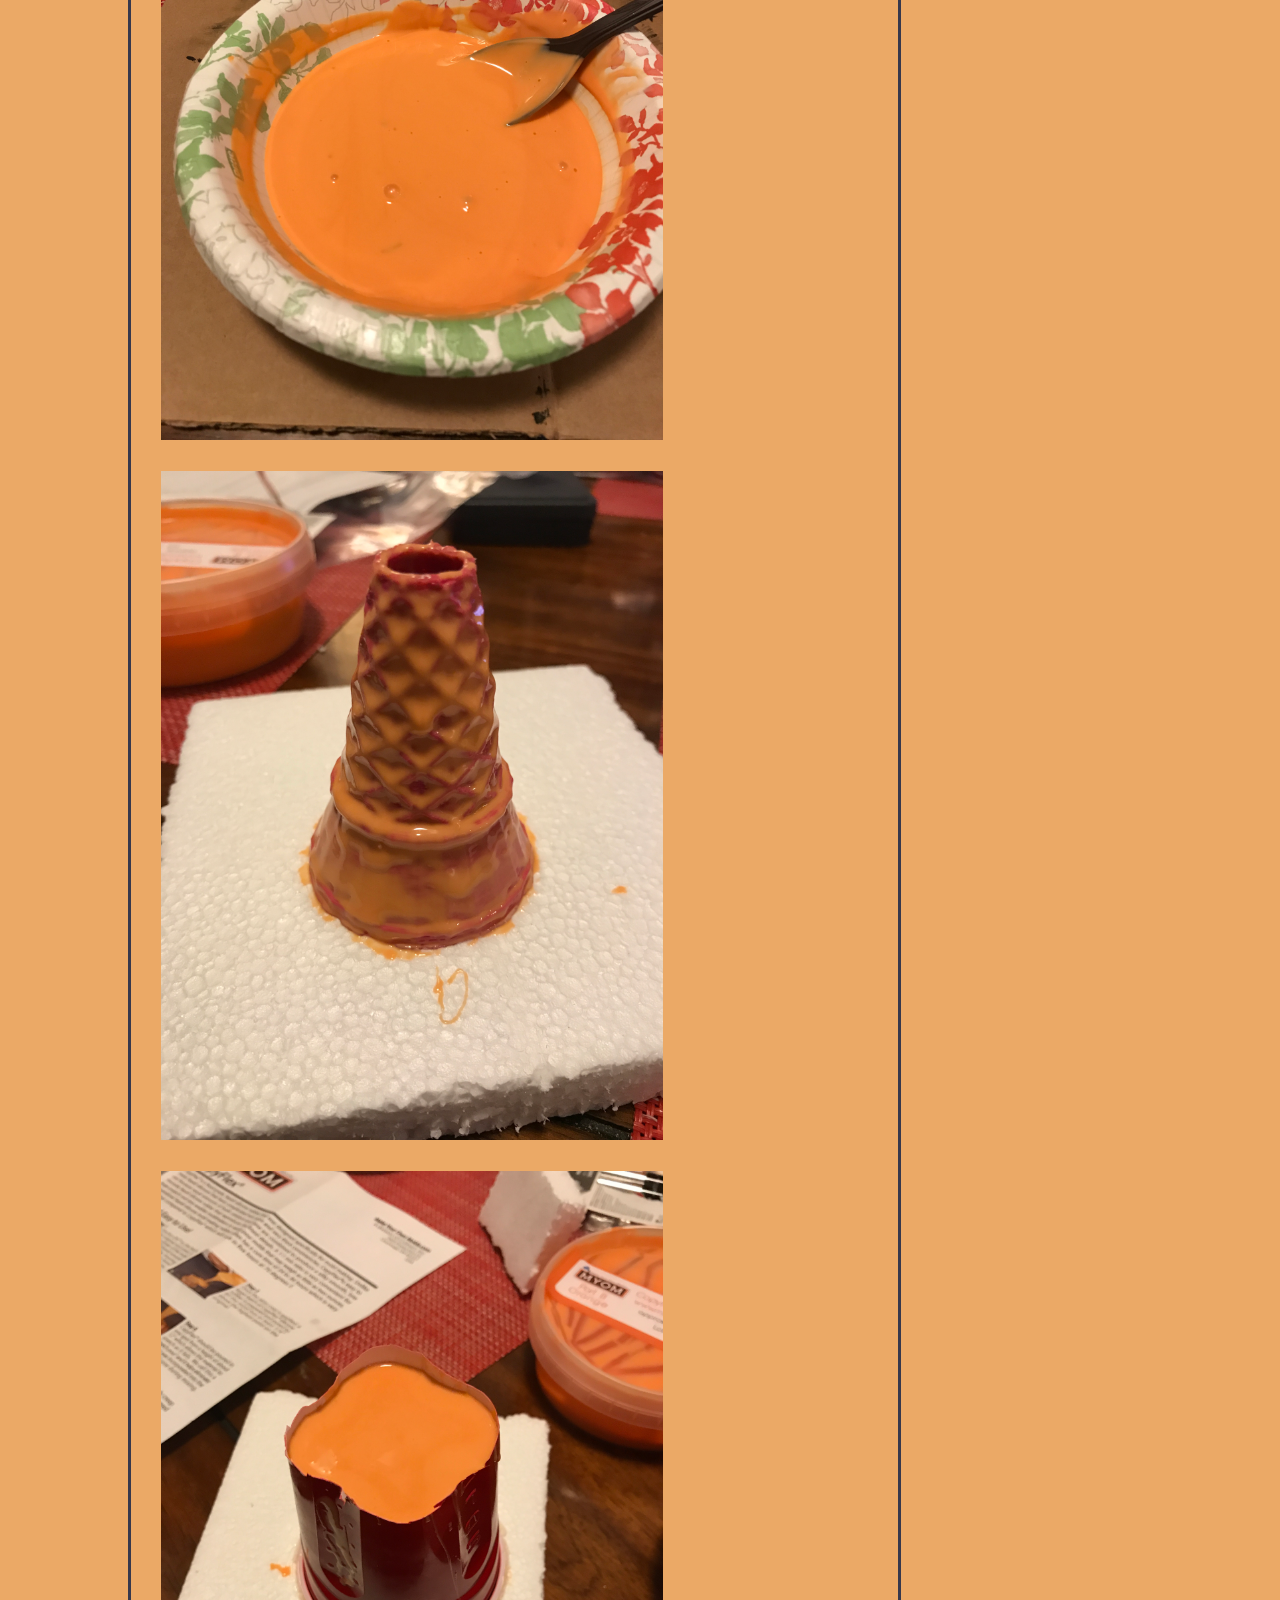
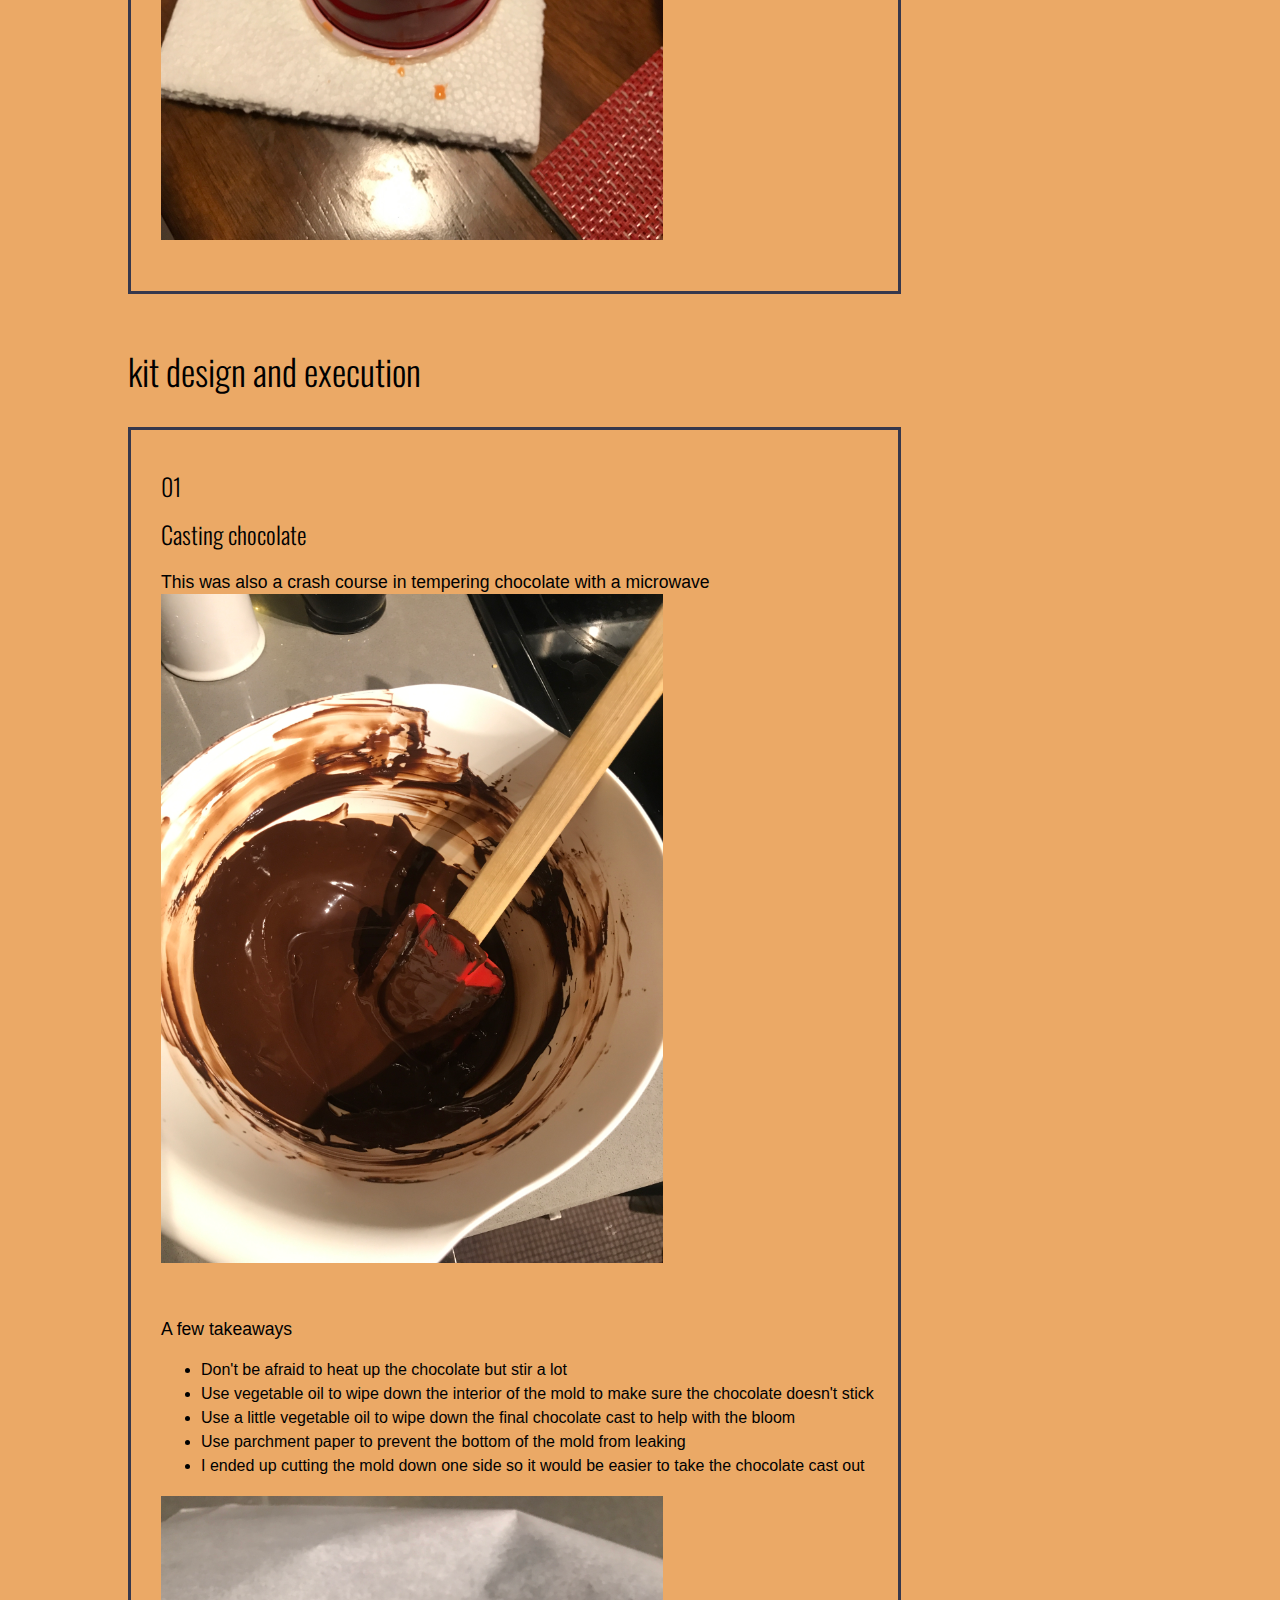
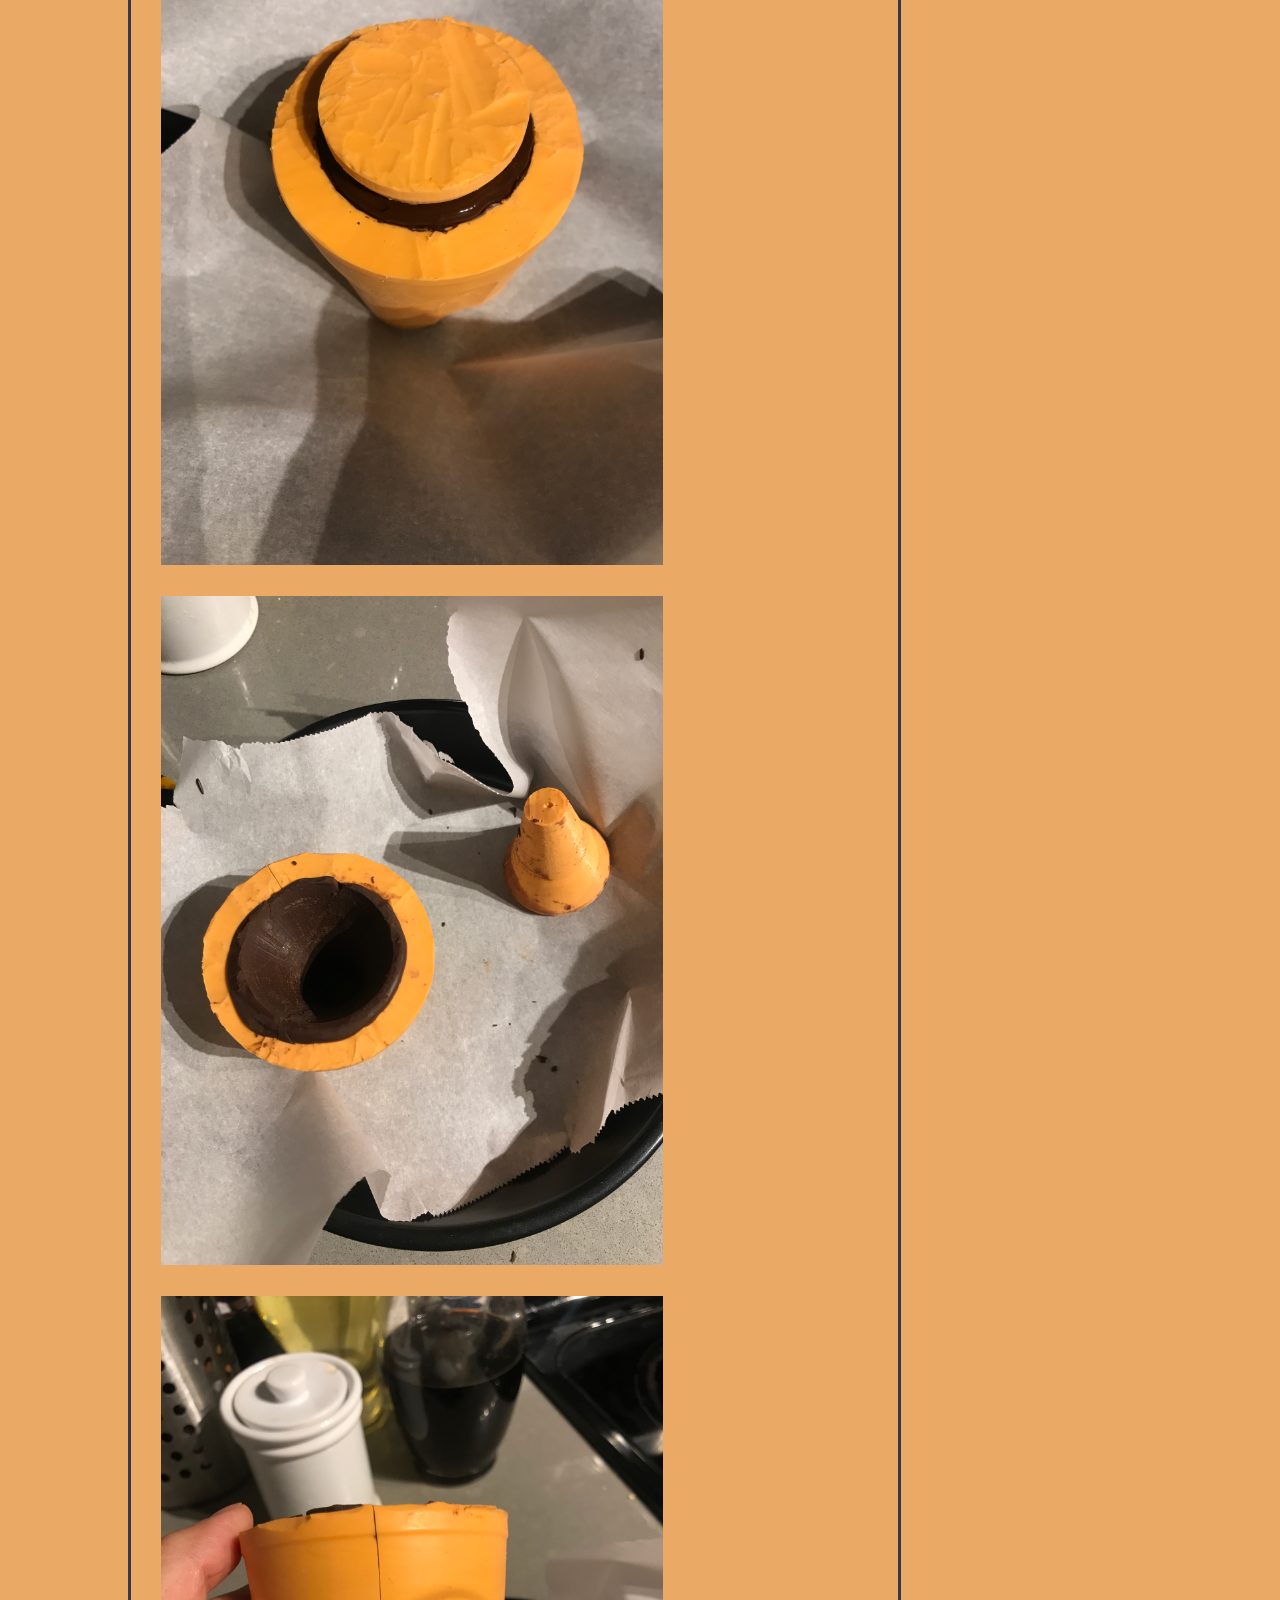
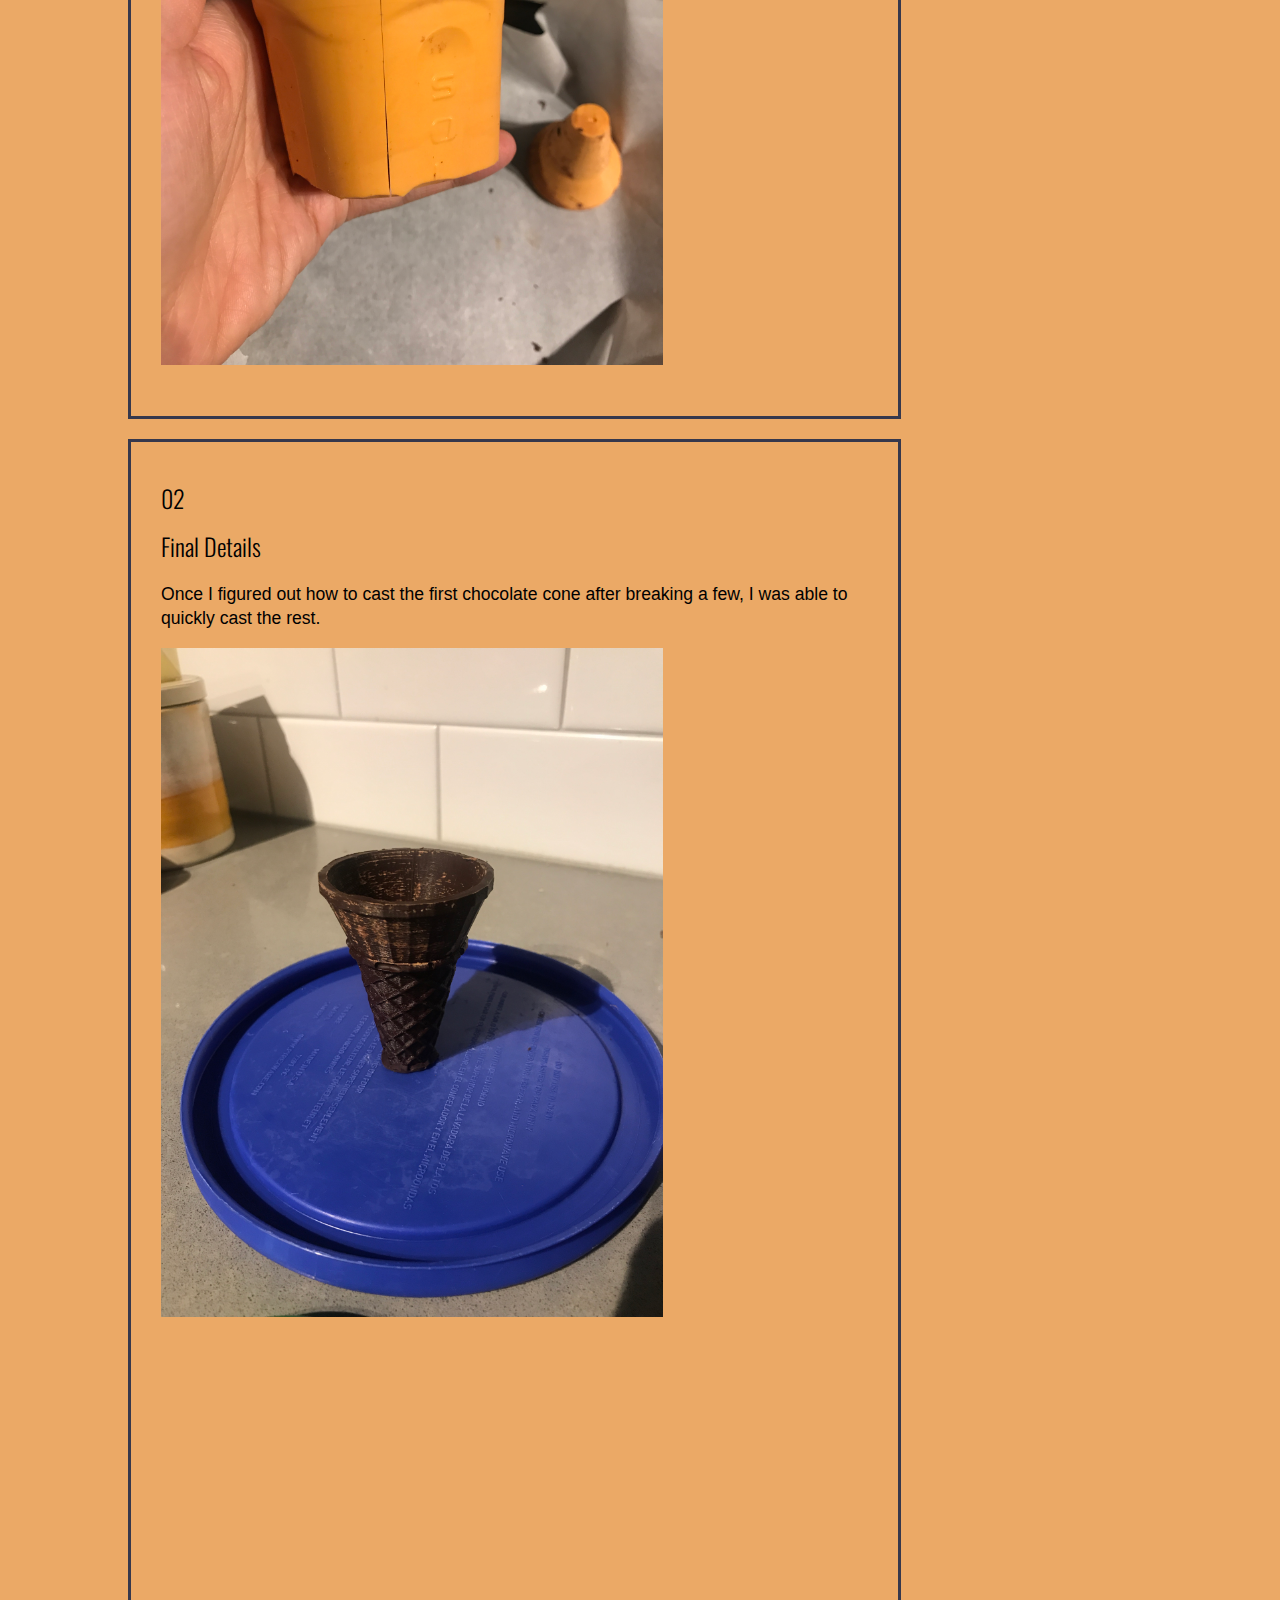
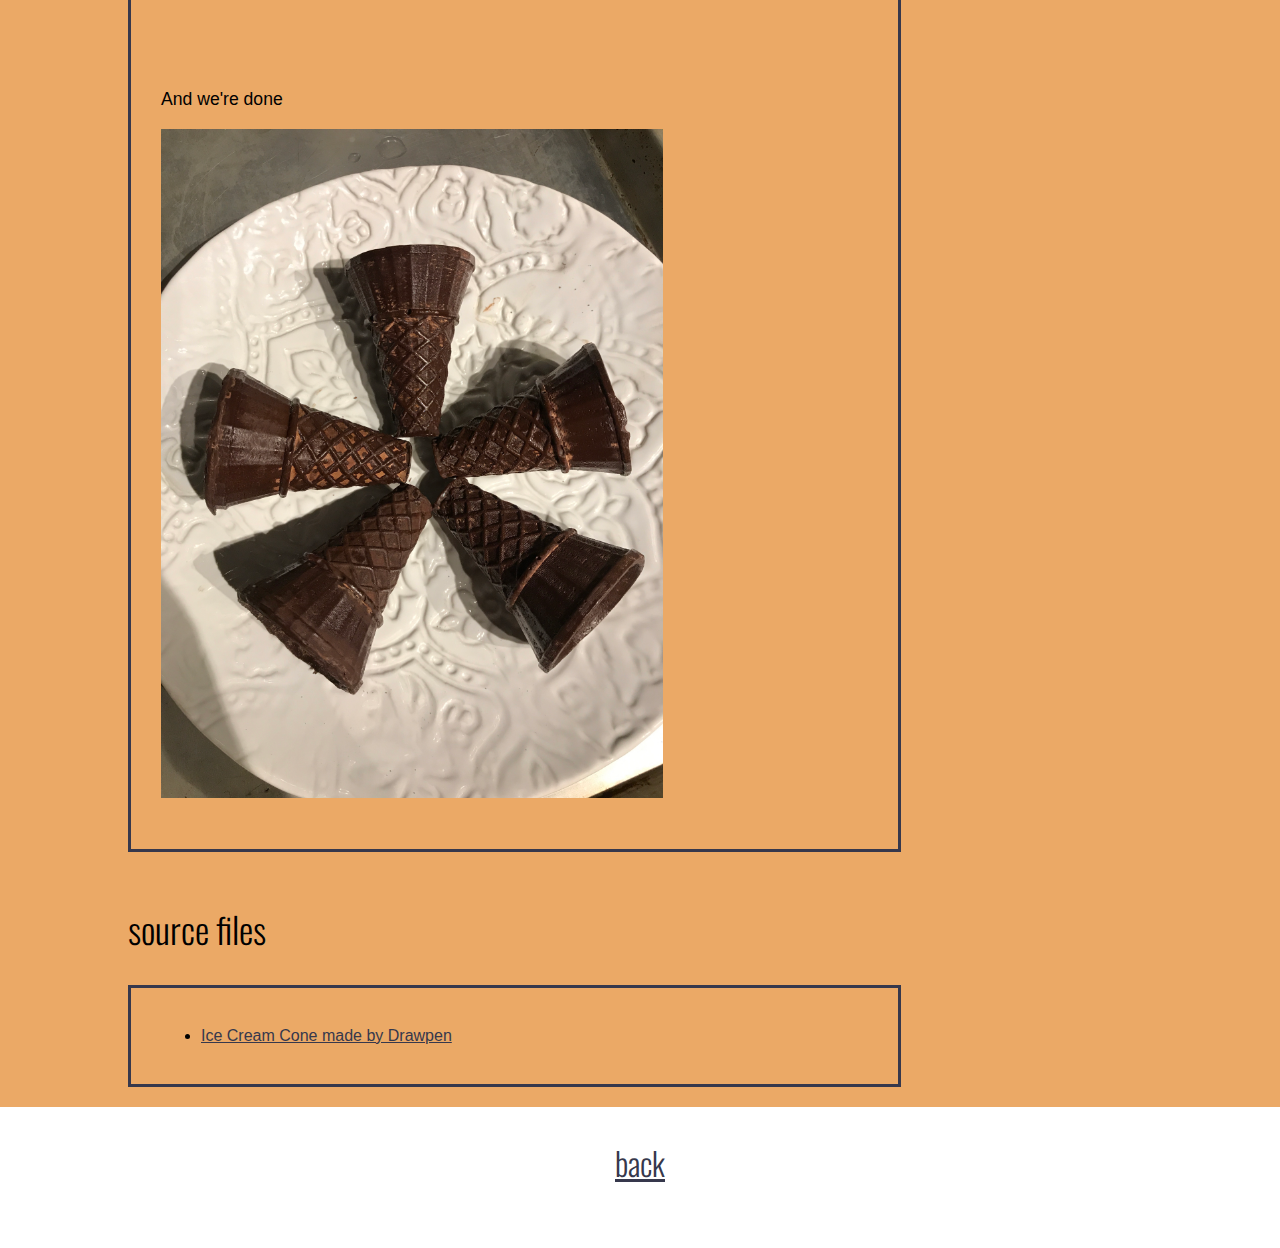
<file: assignment6-v2.html>
<!DOCTYPE html>
<html>

<head>
  <meta charset="utf-8">
  <meta name="viewport" content="width=device-width, maximum-scale=1.0" />
  <link rel="shortcut icon" type="image/x-icon" href="images/logo.png" />
  <title>Tanya Wang</title>

  <link href="style.css" media="screen" rel="stylesheet" type="text/css" />
  <link href="https://fonts.googleapis.com/css?family=Oswald:200,400" rel="stylesheet">
</head>

<body>

  <!-- Header -->
  <div id="container">
    <div class="triangle"></div>
    <div class="nav">
      <ul>
        <li><a href="index.html" class="active">all projects</a></li>
        <li><a href="about.html">about</a></li>
      </ul>
    </div>
    <div class="header">
      <h1>casting chocolate cones</h1>
      <h2>assignment 6</h2>
    </div>
  </div>


  <div class="assignmentspage">
    <div class="assignment">
      <div class="main">
        <img src="images/a6/finalstack.jpg" />
      </div>
    </div>

    <div class="container">
      <h2>process</h2>
      <div class="assignment">
        <h3>01</h3>
        <h3>Get Inspired</h3>
        <p>
          As soon as I heard we could do food, my mind immediately went there.
        </p>
        <div class="inspo"><img src="images/a6/inspire.png" width=500></a></div>

      </div>


      <div class="assignment">
        <h3>02</h3>
        <h3>Getting a model</h3>
        <p>
          I was debating whether or not I wanted to make a 3D model or download one off Thingiverse. Since I wanted to focus on learning how to mold and cast, I decided to <a href="https://www.thingiverse.com/thing:451445">download the model made by
            Drawpen</a>.
        </p>
        <p>
          <img src="images/a6/ice-cream-model.png"><br /><br />
        </p>
        <p>
          As I was drawing out my approach for casting and molding, I realized I would need to cut the cone in two pieces, otherwise, it would be too difficult to pull the mold out.
        </p>



      </div>


      <div class="assignment">
        <h3>03</h3>
        <h3>3D Printing</h3>

        <p>
          Printing was pretty straightforward for this. At one point, the filament thinned out and it became a natural break point.
        </p>
        <img src="images/a6/3dcone.jpg"><img src="images/a6/3dcone-cut.jpg"><br /><br />

      </div>

      <div class="assignment">
        <h3>04</h3>
        <h3>Making the mold</h3>

        <p>
          I ended up buying food safe silicone from Make Your Own Molds since it was cheaper than Amazon. I watched a few videos to get an idea of how I could approach making it so that the details of the cone would show up without a lot of bubbles.
          <br />
          A few takeaways
          <ul>
            <li>Use a scale to make sure weights are accurate</li>
            <li>Use separate disposable plastic cups and spoons. One for A and one for B</li>
            <li>Make sure to mix the silicone really well</li>
            <li>Use a paintbrush to first paint the details</li>
            <li>When filling the rest of the mold, make sure everything is airtight. I used a hot glue gun and a solo cup to keep things from leaking</li>
            <li>When pouring the silicone in, pour it from a higher distance so the silicone stretches and there are less air bubbles</li>
          </ul>
        </p>
        <img src="images/a6/mold-prep.jpg"><br /><br />
        <img src="images/a6/mold-prep2.jpg"><br /><br />
        <img src="images/a6/mold-prep3.jpg"><br /><br />
        <img src="images/a6/mold-prep4.jpg"><br /><br />
        <img src="images/a6/mold-prep5.jpg"><br /><br />
      </div>



    </div>

    <div class="container">
      <h2>kit design and execution</h2>

      <div class="assignment">
        <h3>01</h3>
        <h3>Casting chocolate</h3>

        <p>
          This was also a crash course in tempering chocolate with a microwave
          <img src="images/a6/chocolate.jpg"><br /><br />
          <br />
          A few takeaways
          <ul>
            <li>Don't be afraid to heat up the chocolate but stir a lot</li>
            <li>Use vegetable oil to wipe down the interior of the mold to make sure the chocolate doesn't stick</li>
            <li>Use a little vegetable oil to wipe down the final chocolate cast to help with the bloom</li>
            <li>Use parchment paper to prevent the bottom of the mold from leaking</li>
            <li>I ended up cutting the mold down one side so it would be easier to take the chocolate cast out</li>
          </ul>
        </p>
        <img src="images/a6/cast1.jpg"><br /><br />
        <img src="images/a6/cast2.jpg"><br /><br />
        <img src="images/a6/cast3.jpg"><br /><br />


      </div>



      <div class="assignment">
        <h3>02</h3>
        <h3>Final Details</h3>

        <p>Once I figured out how to cast the first chocolate cone after breaking a few, I was able to quickly cast the rest.
        </p>
        <img src="images/a6/single.jpg"><br /><br />
        <iframe width="560" height="315" src="https://www.youtube.com/embed/UimKLwnHZsI" frameborder="0" allow="accelerometer; autoplay; encrypted-media; gyroscope; picture-in-picture" allowfullscreen></iframe>
        <p>And we're done</p>
        <img src="images/a6/final.jpg"><br /><br />
      </div>
    </div>




    <div class="container">
      <h2>source files</h2>
      <div class="assignment">
        <ul>
          <li><a href="https://www.thingiverse.com/thing:451445">Ice Cream Cone made by Drawpen</a></li>
        </ul>
      </div>
    </div>



    <div class="main">
      <h3><a href="index.html">back</a></h3>

    </div>

  </div>
</body>


</html>
</file>
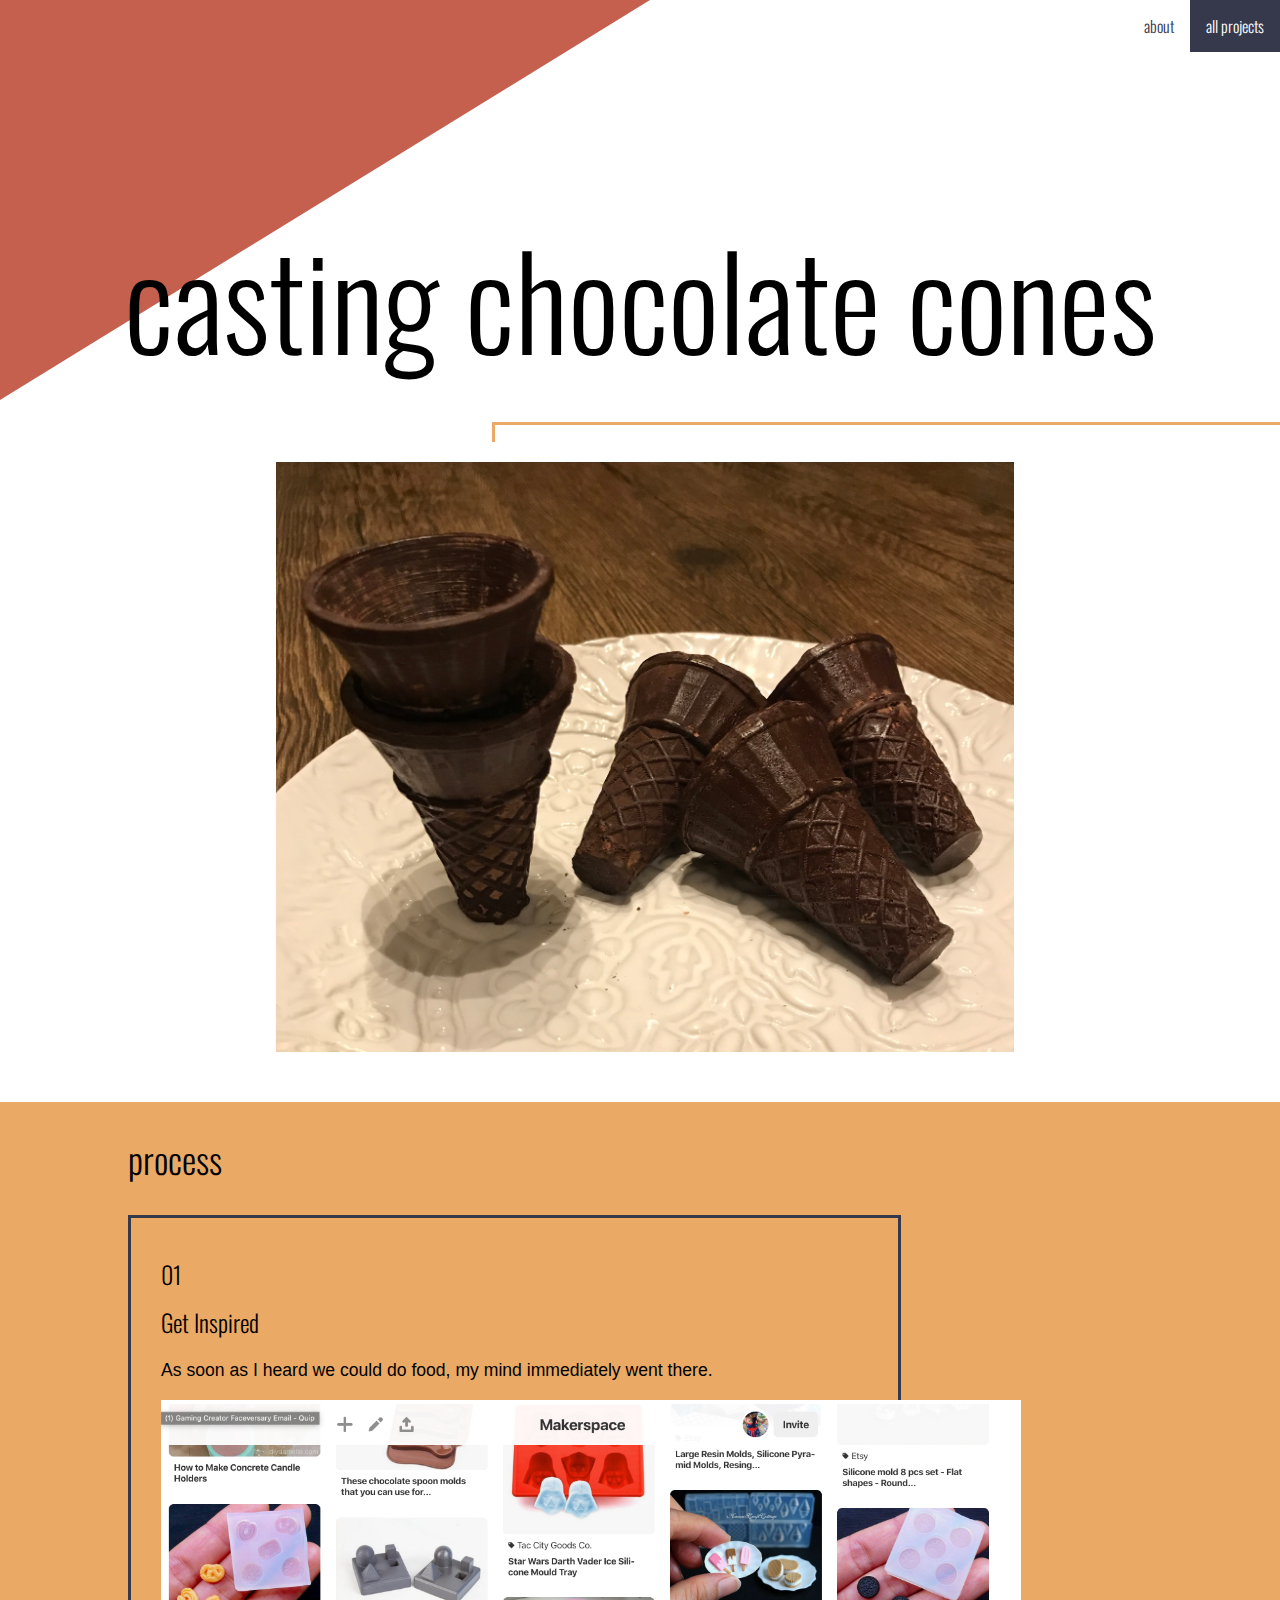
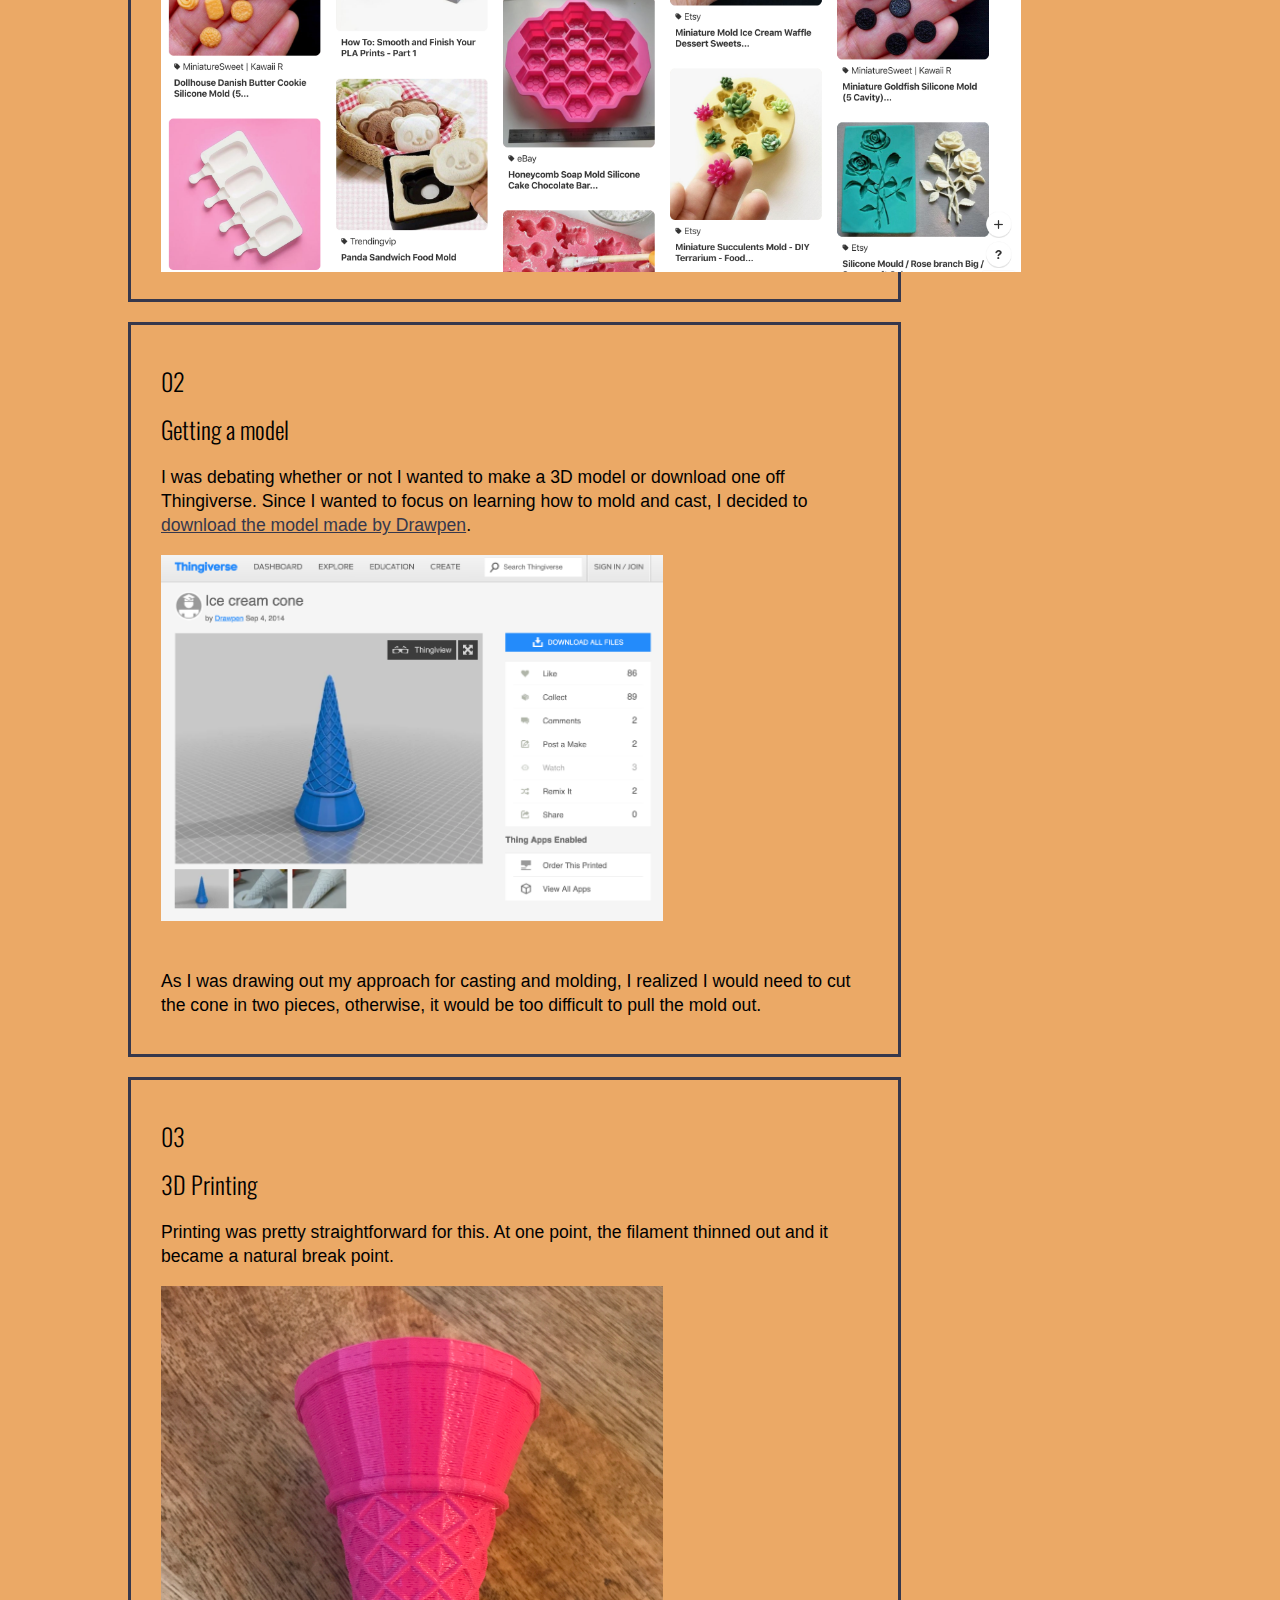
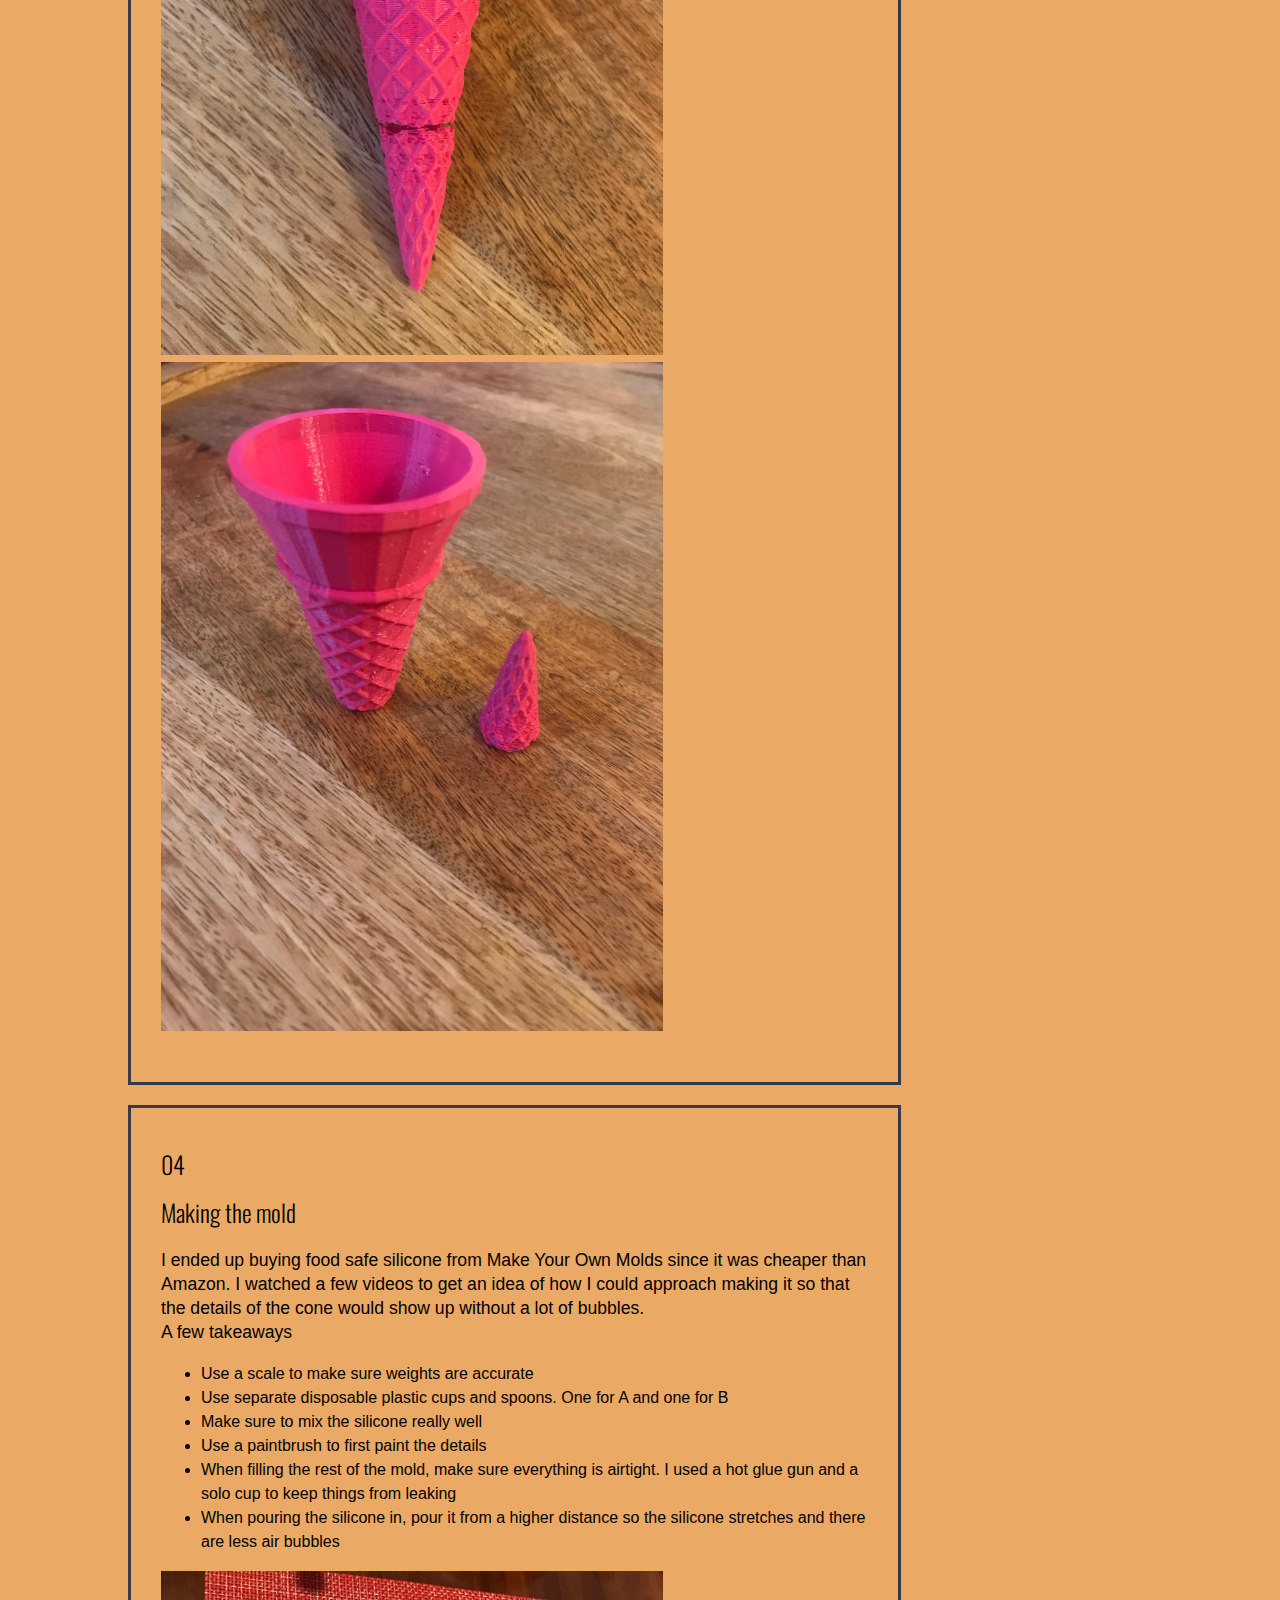
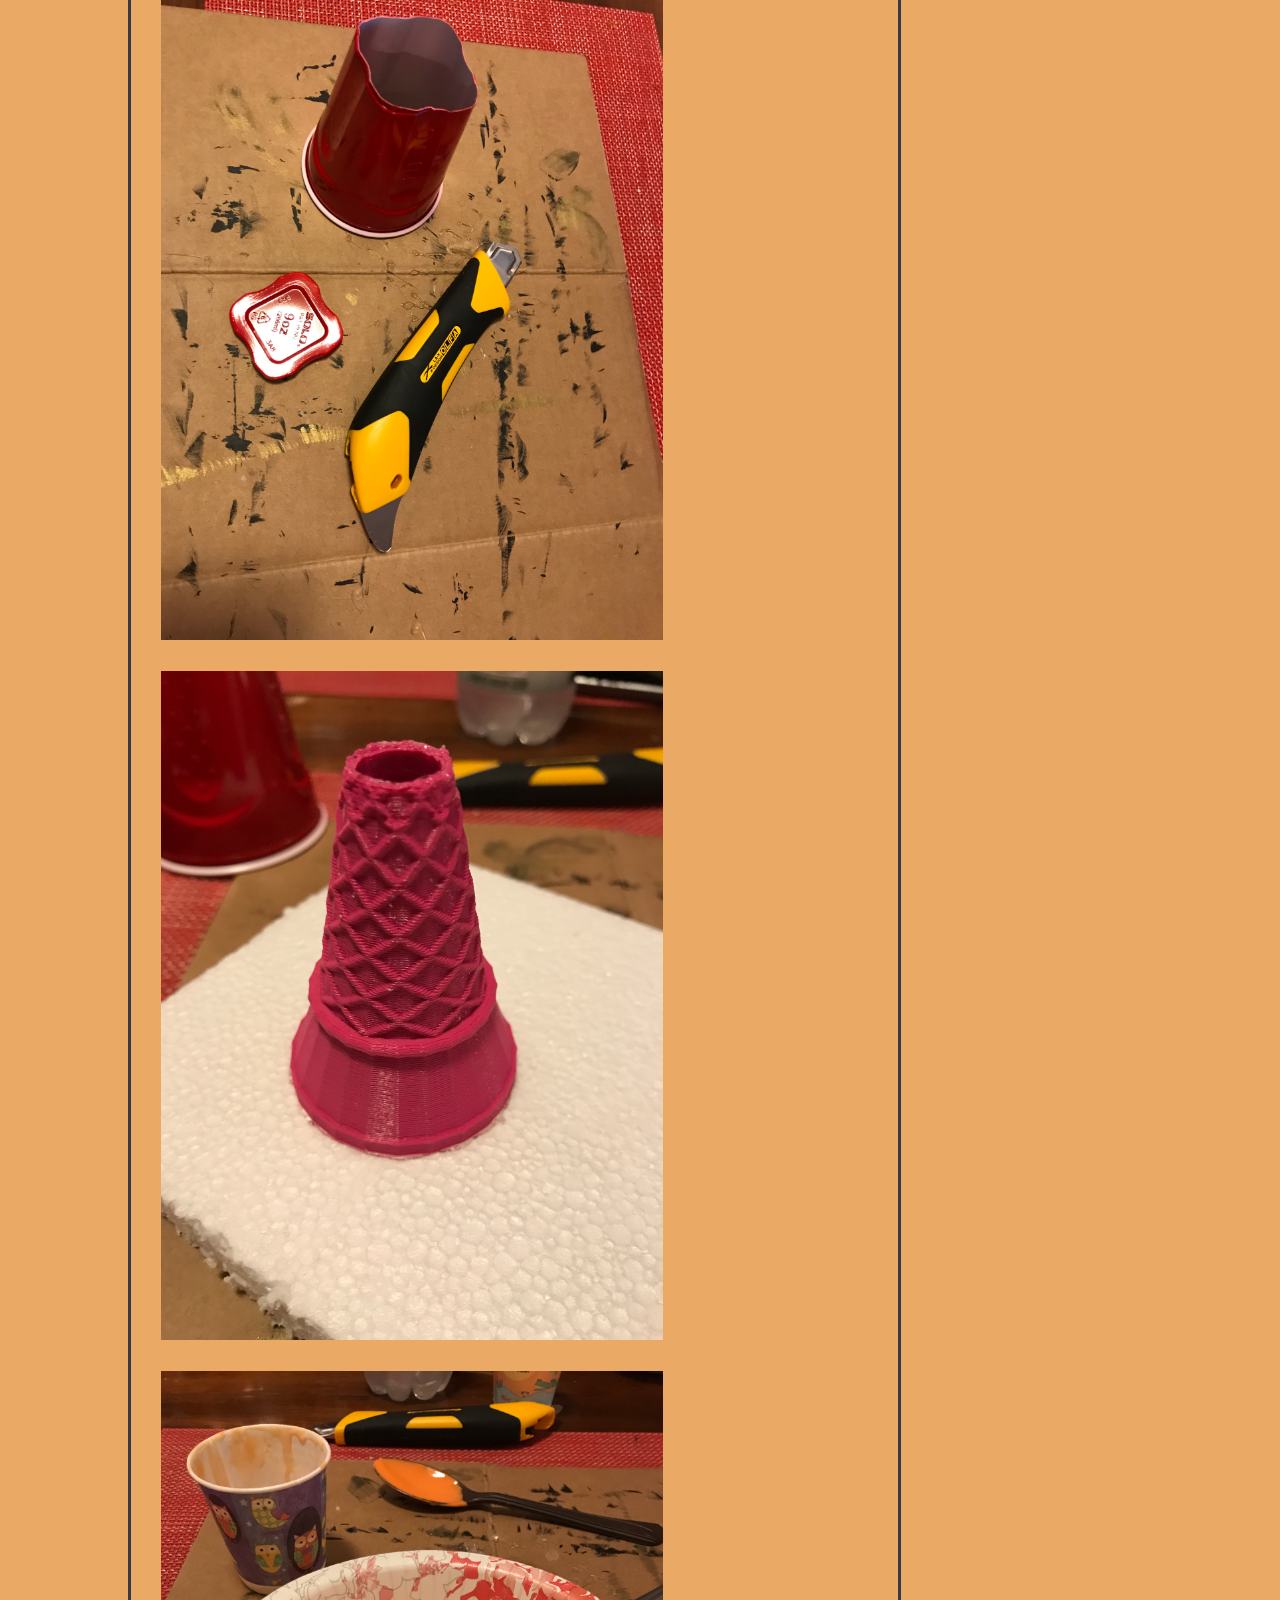
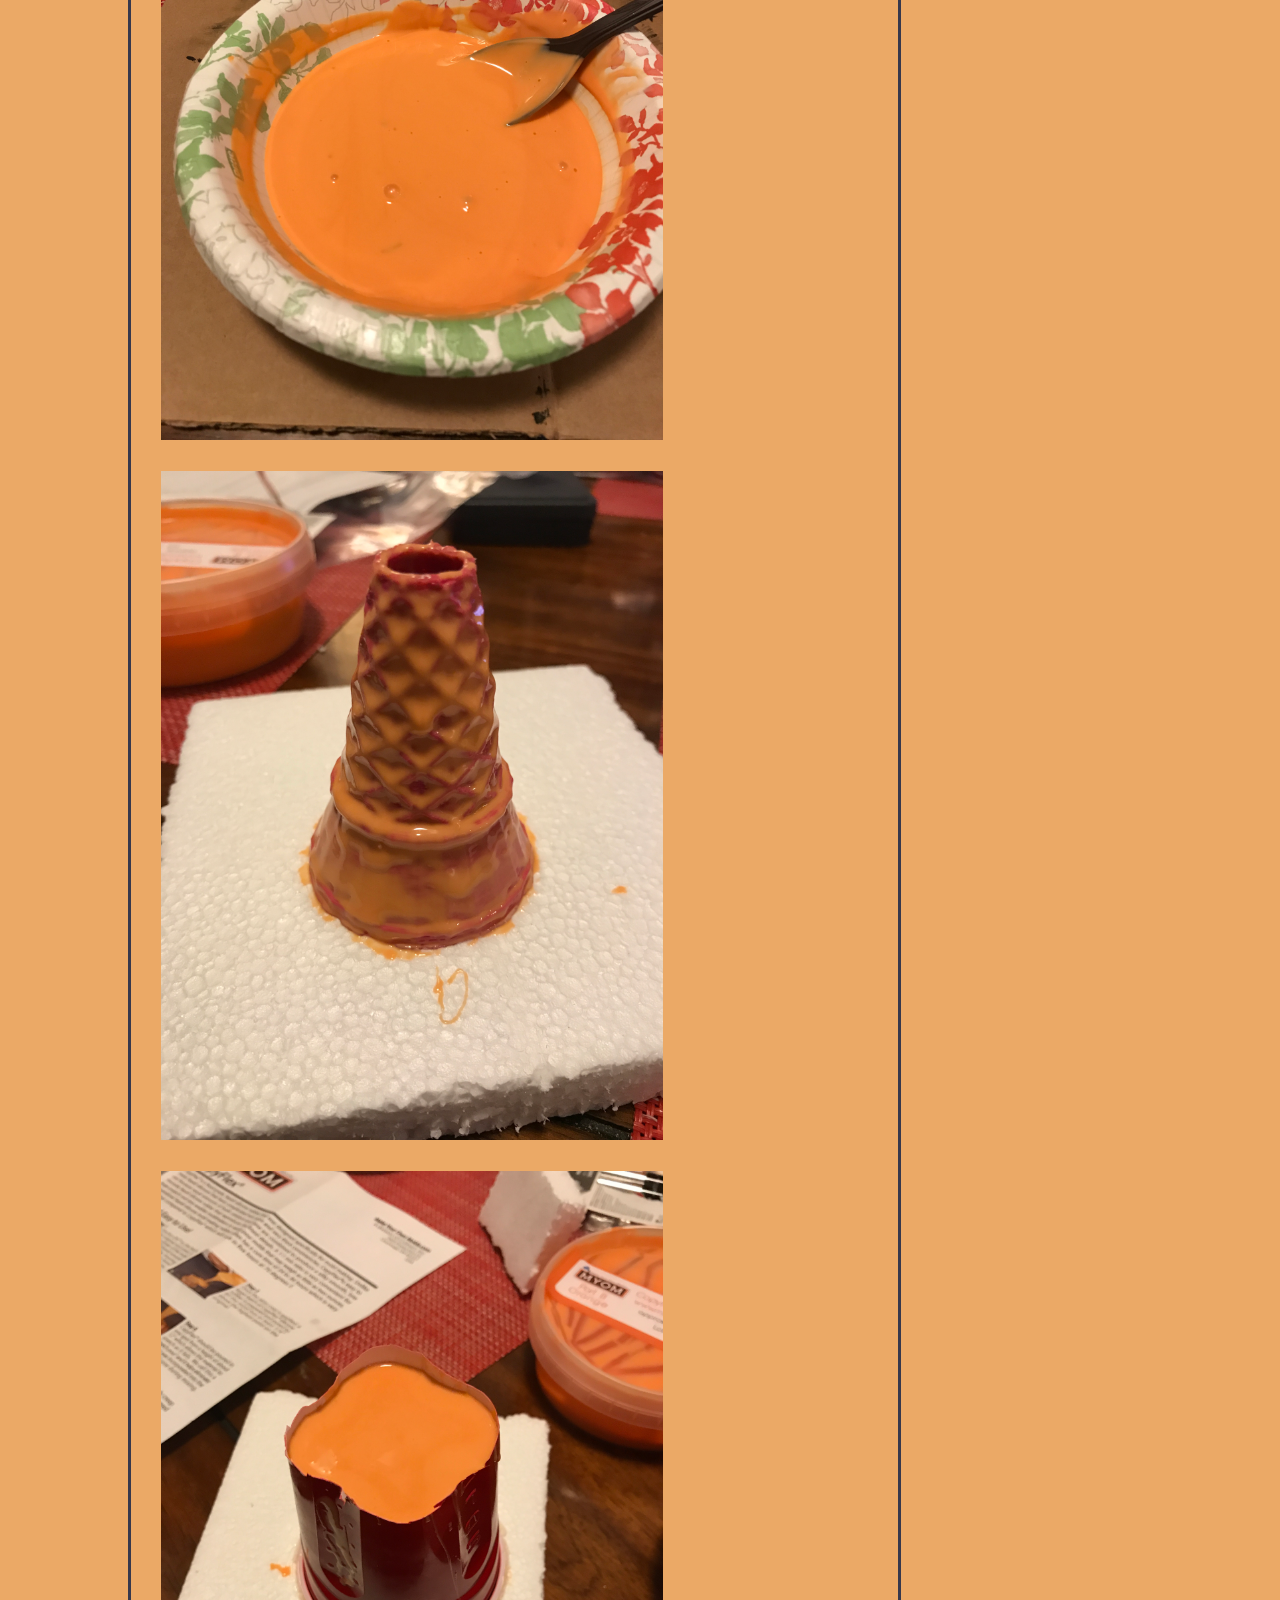
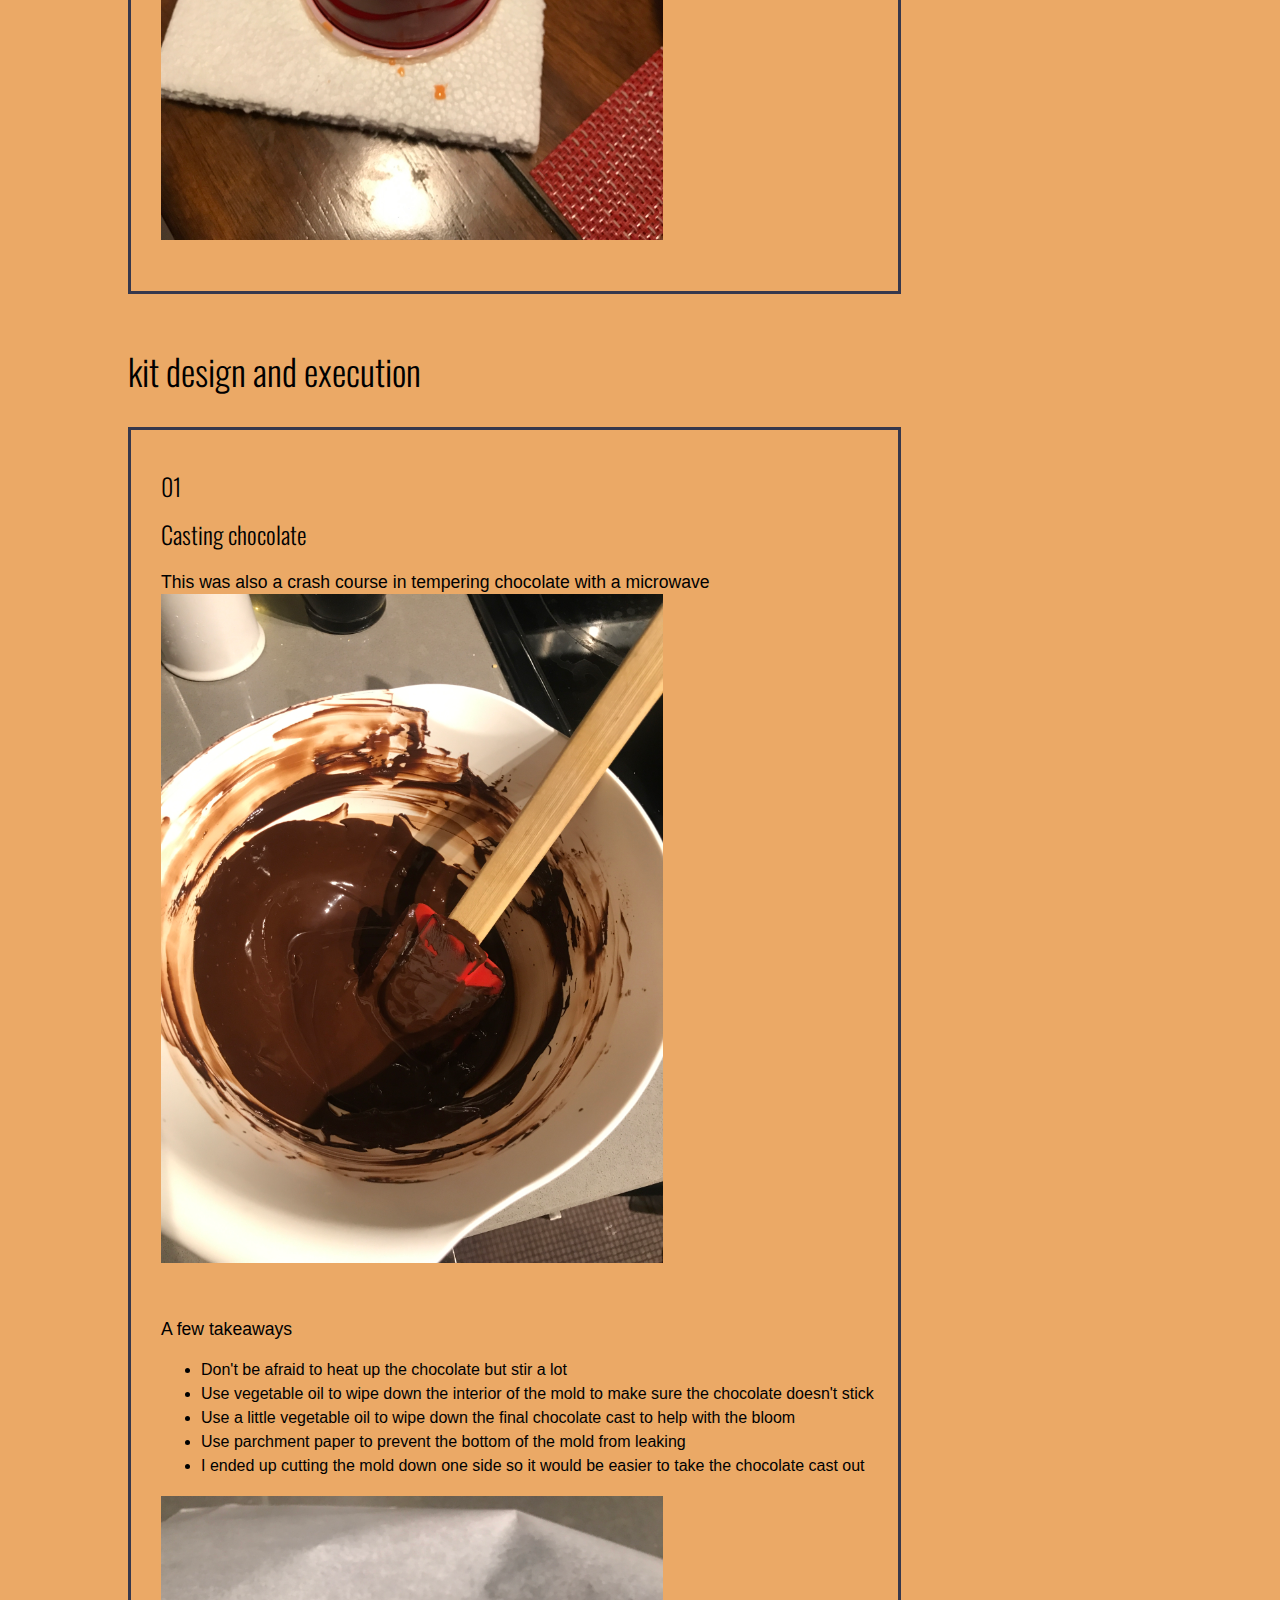
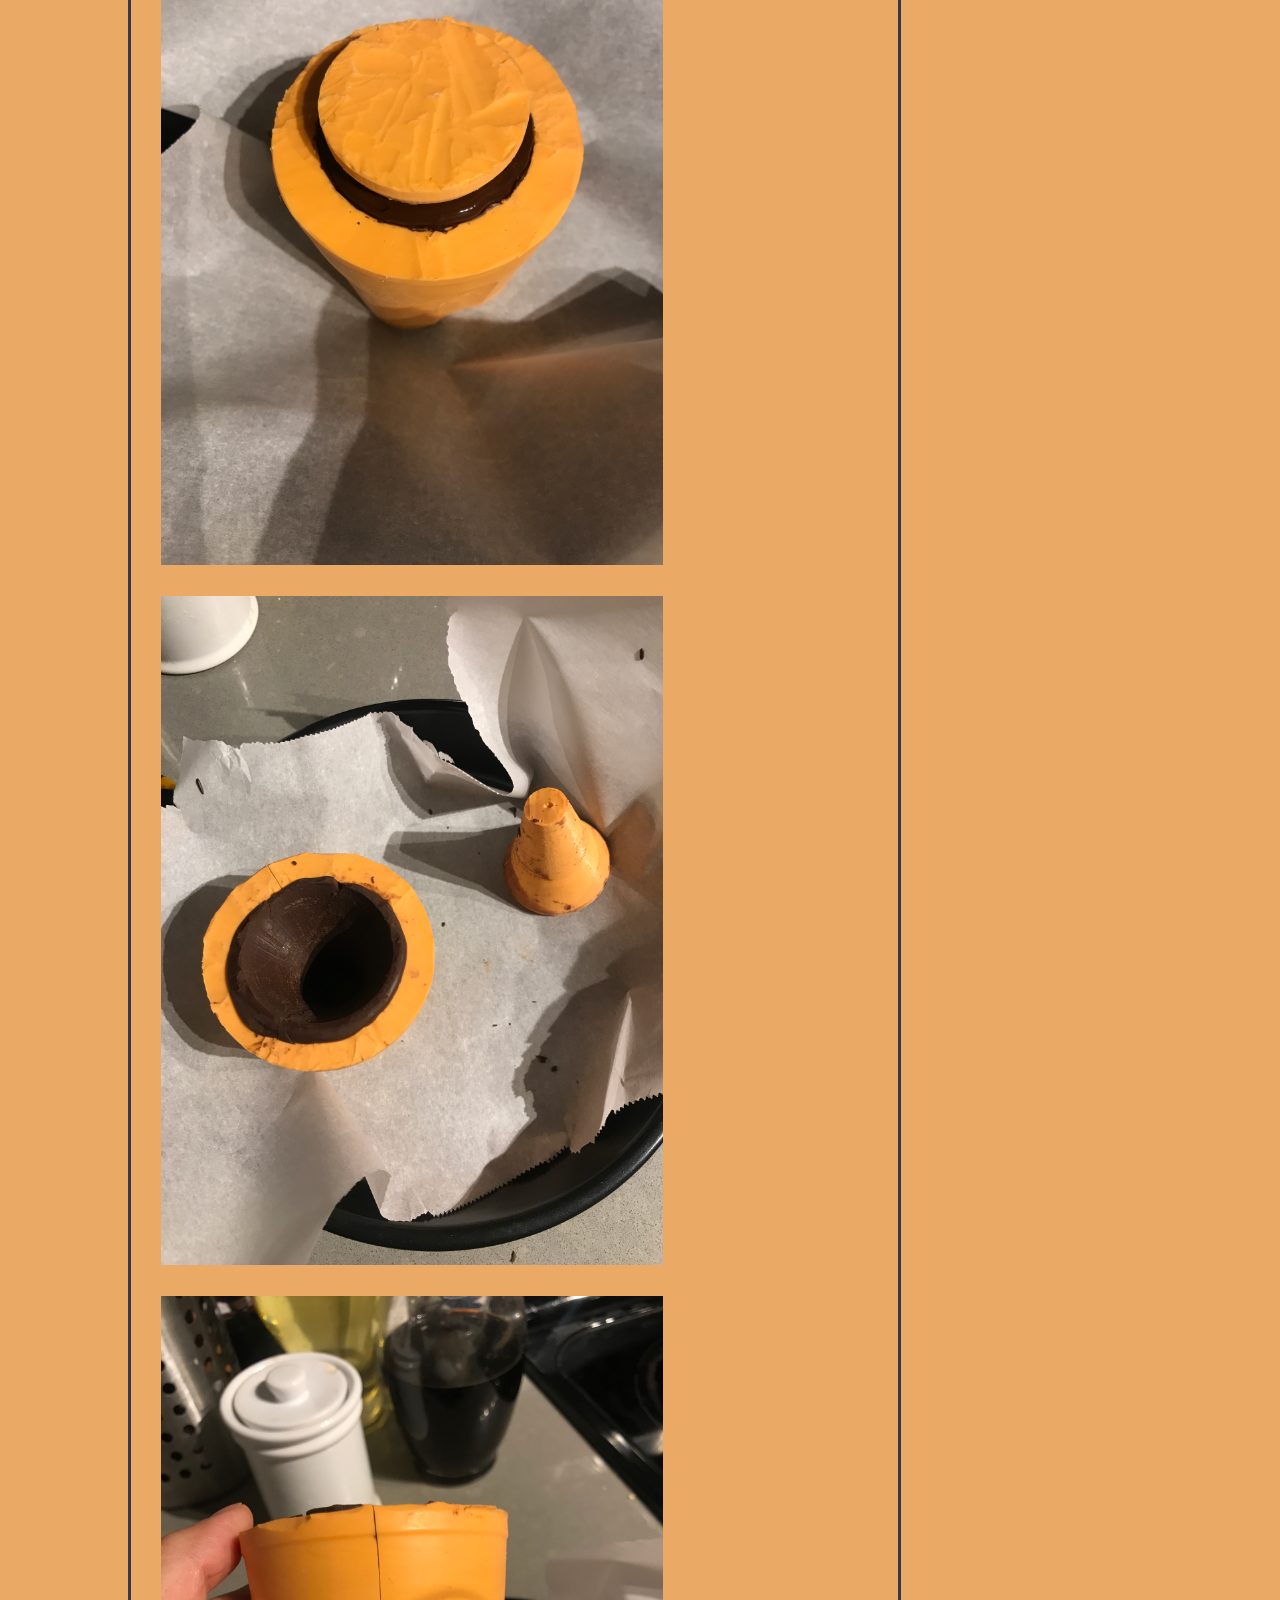
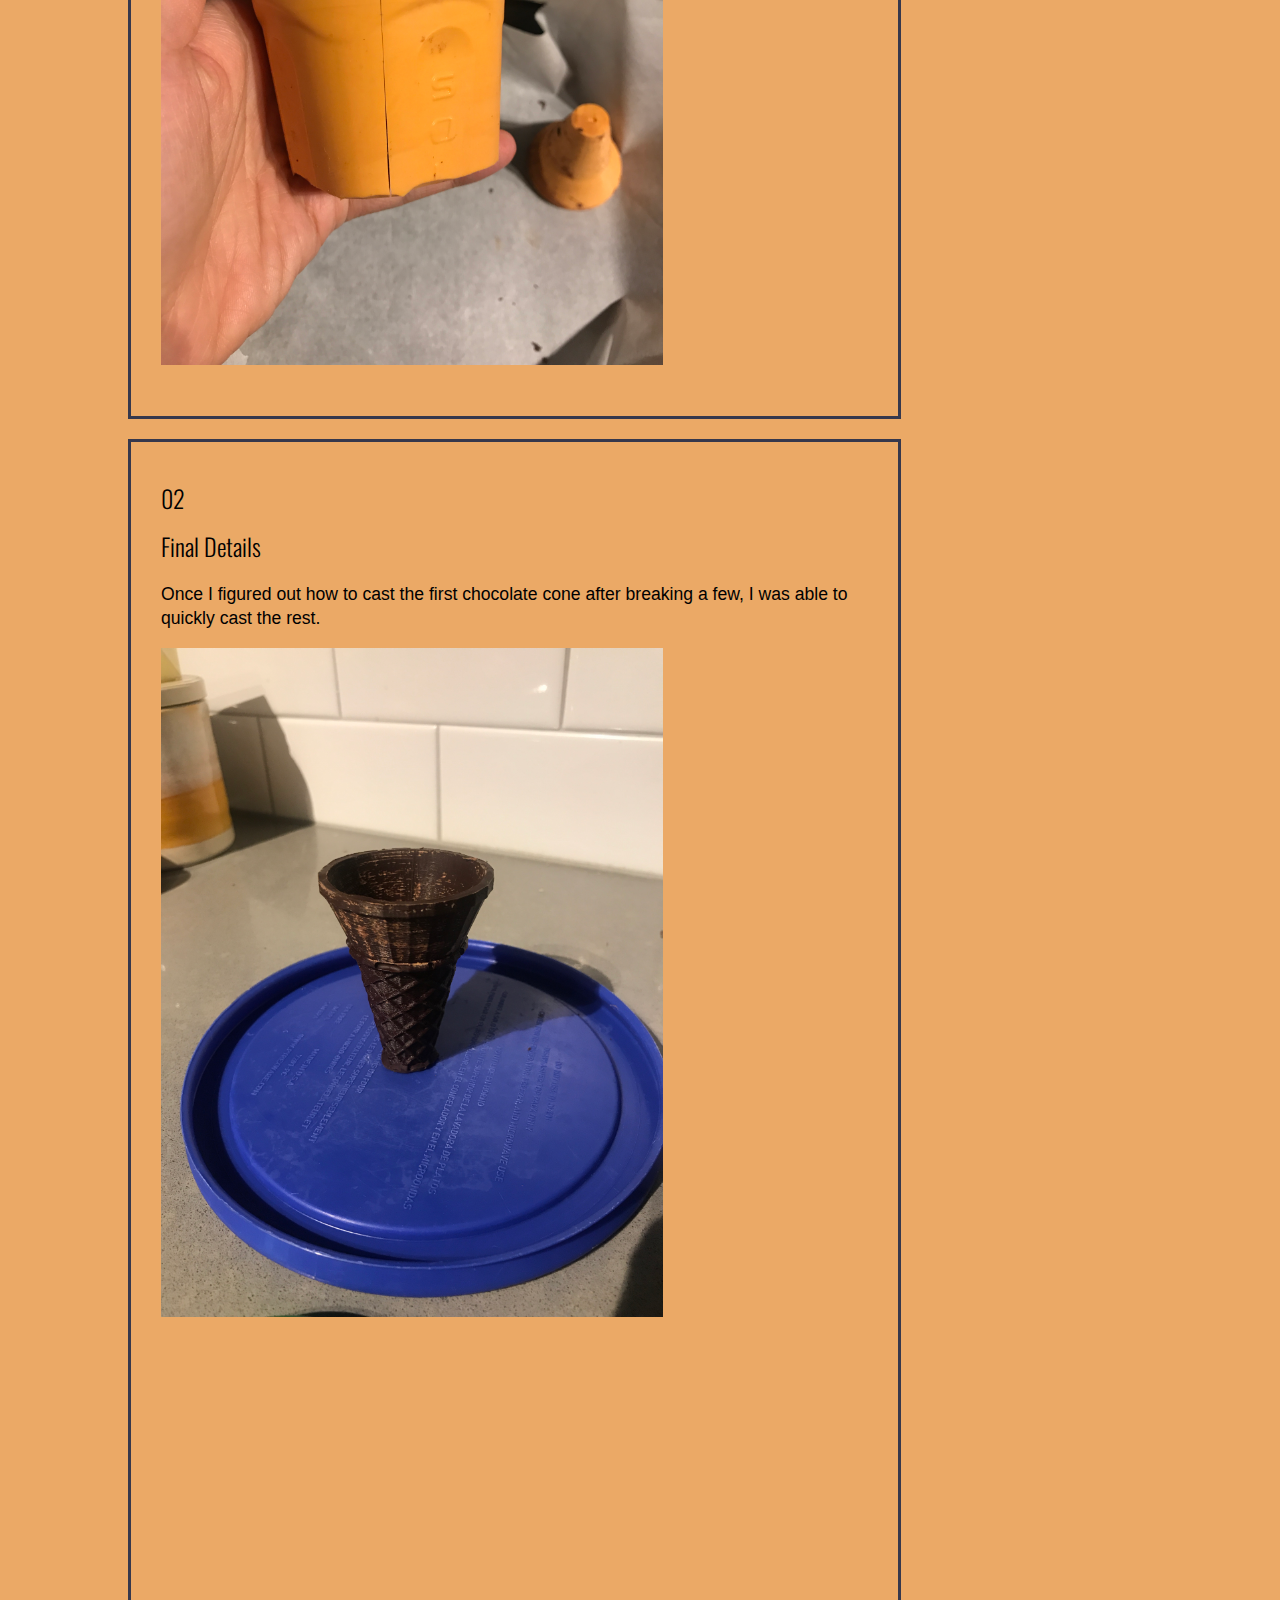
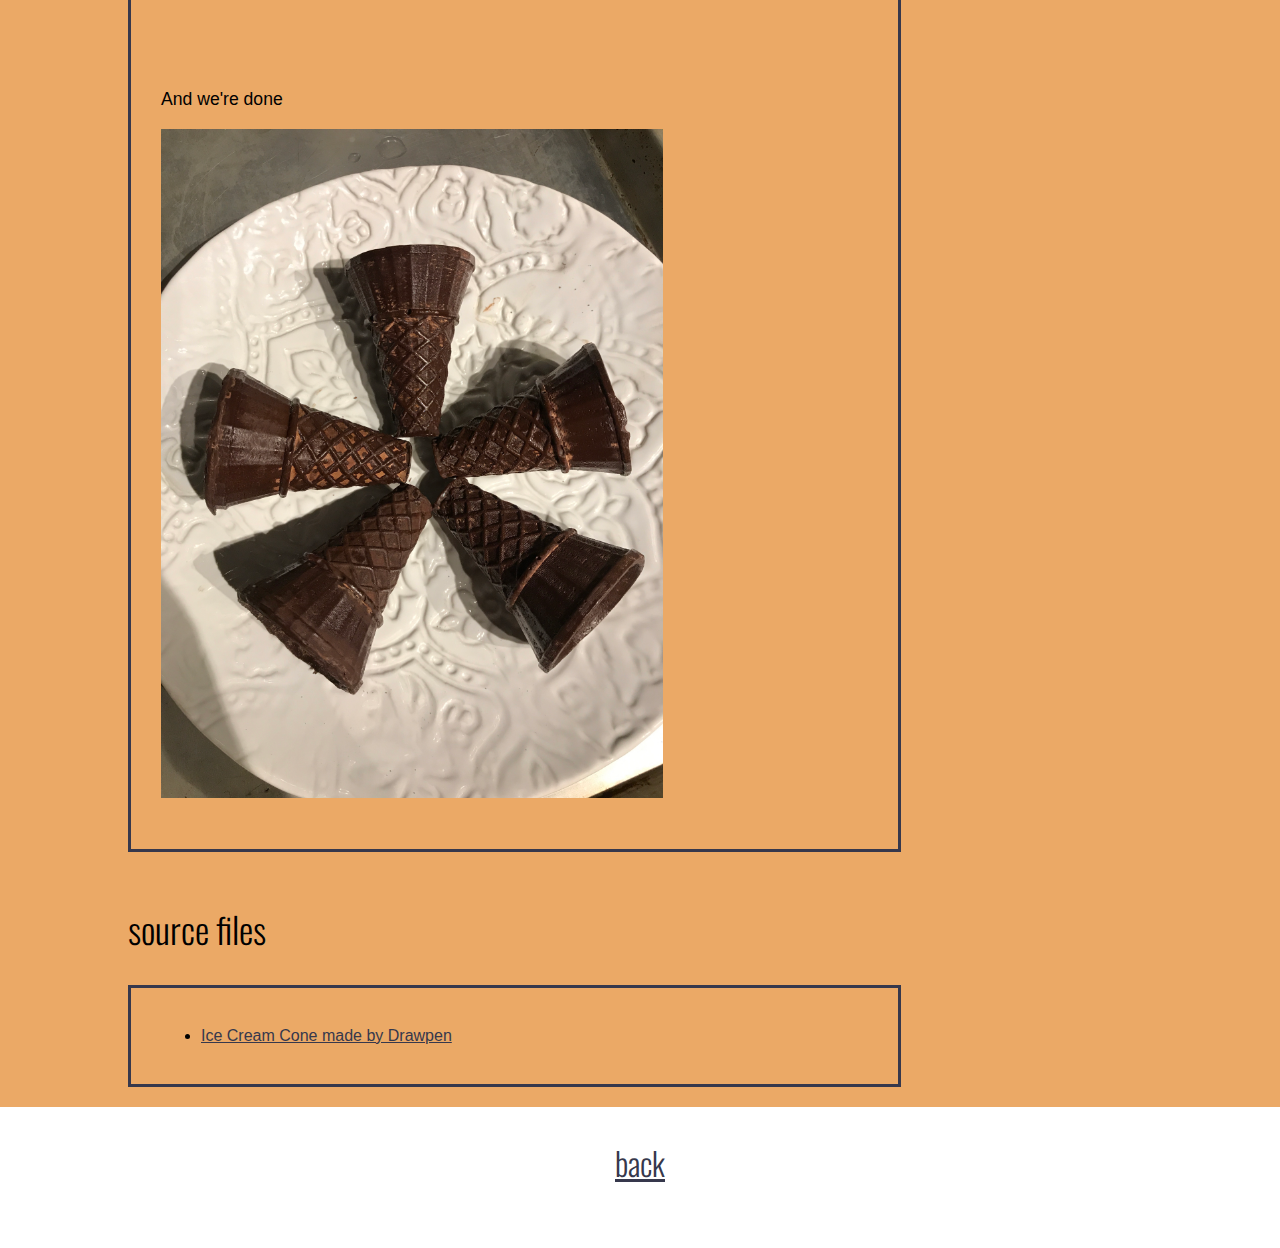
<file: assignment6.html>
<!DOCTYPE html>
<html>

<head>
  <meta charset="utf-8">
  <meta name="viewport" content="width=device-width, maximum-scale=1.0" />
  <link rel="shortcut icon" type="image/x-icon" href="images/logo.png" />
  <title>Tanya Wang</title>

  <link href="style.css" media="screen" rel="stylesheet" type="text/css" />
  <link href="https://fonts.googleapis.com/css?family=Oswald:200,400" rel="stylesheet">
</head>

<body>

  <!-- Header -->
  <div id="container">
    <div class="triangle"></div>
    <div class="nav">
      <ul>
        <li><a href="index.html" class="active">all projects</a></li>
        <li><a href="about.html">about</a></li>
      </ul>
    </div>
    <div class="header">
      <h1>casting chocolate cones</h1>
      <h2>molding and casting something delicious</h2>
    </div>
  </div>


  <div class="assignmentspage">
    <div class="assignment">
      <div class="main">
        <img src="images/a6/finalstack.jpg" />
      </div>
    </div>

    <div class="container">
      <h2>process</h2>
      <div class="assignment">
        <h3>01</h3>
        <h3>Get Inspired</h3>
        <p>
          As soon as I heard we could do food, my mind immediately went there.
        </p>
        <div class="inspo"><img src="images/a6/inspire.png" width=500></a></div>

      </div>


      <div class="assignment">
        <h3>02</h3>
        <h3>Getting a model</h3>
        <p>
          I was debating whether or not I wanted to make a 3D model or download one off Thingiverse. Since I wanted to focus on learning how to mold and cast, I decided to <a href="https://www.thingiverse.com/thing:451445">download the model made by
            Drawpen</a>.
        </p>
        <p>
          <img src="images/a6/ice-cream-model.png"><br /><br />
        </p>
        <p>
          As I was drawing out my approach for casting and molding, I realized I would need to cut the cone in two pieces, otherwise, it would be too difficult to pull the mold out.
        </p>



      </div>


      <div class="assignment">
        <h3>03</h3>
        <h3>3D Printing</h3>

        <p>
          Printing was pretty straightforward for this. At one point, the filament thinned out and it became a natural break point.
        </p>
        <img src="images/a6/3dcone.jpg"><img src="images/a6/3dcone-cut.jpg"><br /><br />

      </div>

      <div class="assignment">
        <h3>04</h3>
        <h3>Making the mold</h3>

        <p>
          I ended up buying food safe silicone from Make Your Own Molds since it was cheaper than Amazon. I watched a few videos to get an idea of how I could approach making it so that the details of the cone would show up without a lot of bubbles.
          <br />
          A few takeaways
          <ul>
            <li>Use a scale to make sure weights are accurate</li>
            <li>Use separate disposable plastic cups and spoons. One for A and one for B</li>
            <li>Make sure to mix the silicone really well</li>
            <li>Use a paintbrush to first paint the details</li>
            <li>When filling the rest of the mold, make sure everything is airtight. I used a hot glue gun and a solo cup to keep things from leaking</li>
            <li>When pouring the silicone in, pour it from a higher distance so the silicone stretches and there are less air bubbles</li>
          </ul>
        </p>
        <img src="images/a6/mold-prep.jpg"><br /><br />
        <img src="images/a6/mold-prep2.jpg"><br /><br />
        <img src="images/a6/mold-prep3.jpg"><br /><br />
        <img src="images/a6/mold-prep4.jpg"><br /><br />
        <img src="images/a6/mold-prep5.jpg"><br /><br />
      </div>



    </div>

    <div class="container">
      <h2>kit design and execution</h2>

      <div class="assignment">
        <h3>01</h3>
        <h3>Casting chocolate</h3>

        <p>
          This was also a crash course in tempering chocolate with a microwave
          <img src="images/a6/chocolate.jpg"><br /><br />
          <br />
          A few takeaways
          <ul>
            <li>Don't be afraid to heat up the chocolate but stir a lot</li>
            <li>Use vegetable oil to wipe down the interior of the mold to make sure the chocolate doesn't stick</li>
            <li>Use a little vegetable oil to wipe down the final chocolate cast to help with the bloom</li>
            <li>Use parchment paper to prevent the bottom of the mold from leaking</li>
            <li>I ended up cutting the mold down one side so it would be easier to take the chocolate cast out</li>
          </ul>
        </p>
        <img src="images/a6/cast1.jpg"><br /><br />
        <img src="images/a6/cast2.jpg"><br /><br />
        <img src="images/a6/cast3.jpg"><br /><br />


      </div>



      <div class="assignment">
        <h3>02</h3>
        <h3>Final Details</h3>

        <p>Once I figured out how to cast the first chocolate cone after breaking a few, I was able to quickly cast the rest.
        </p>
        <img src="images/a6/single.jpg"><br /><br />
        <iframe width="560" height="315" src="https://www.youtube.com/embed/UimKLwnHZsI" frameborder="0" allow="accelerometer; autoplay; encrypted-media; gyroscope; picture-in-picture" allowfullscreen></iframe>
        <p>And we're done</p>
        <img src="images/a6/final.jpg"><br /><br />
      </div>
    </div>




    <div class="container">
      <h2>source files</h2>
      <div class="assignment">
        <ul>
          <li><a href="https://www.thingiverse.com/thing:451445">Ice Cream Cone made by Drawpen</a></li>
        </ul>
      </div>
    </div>



    <div class="main">
      <h3><a href="index.html">back</a></h3>

    </div>

  </div>
</body>


</html>
</file>
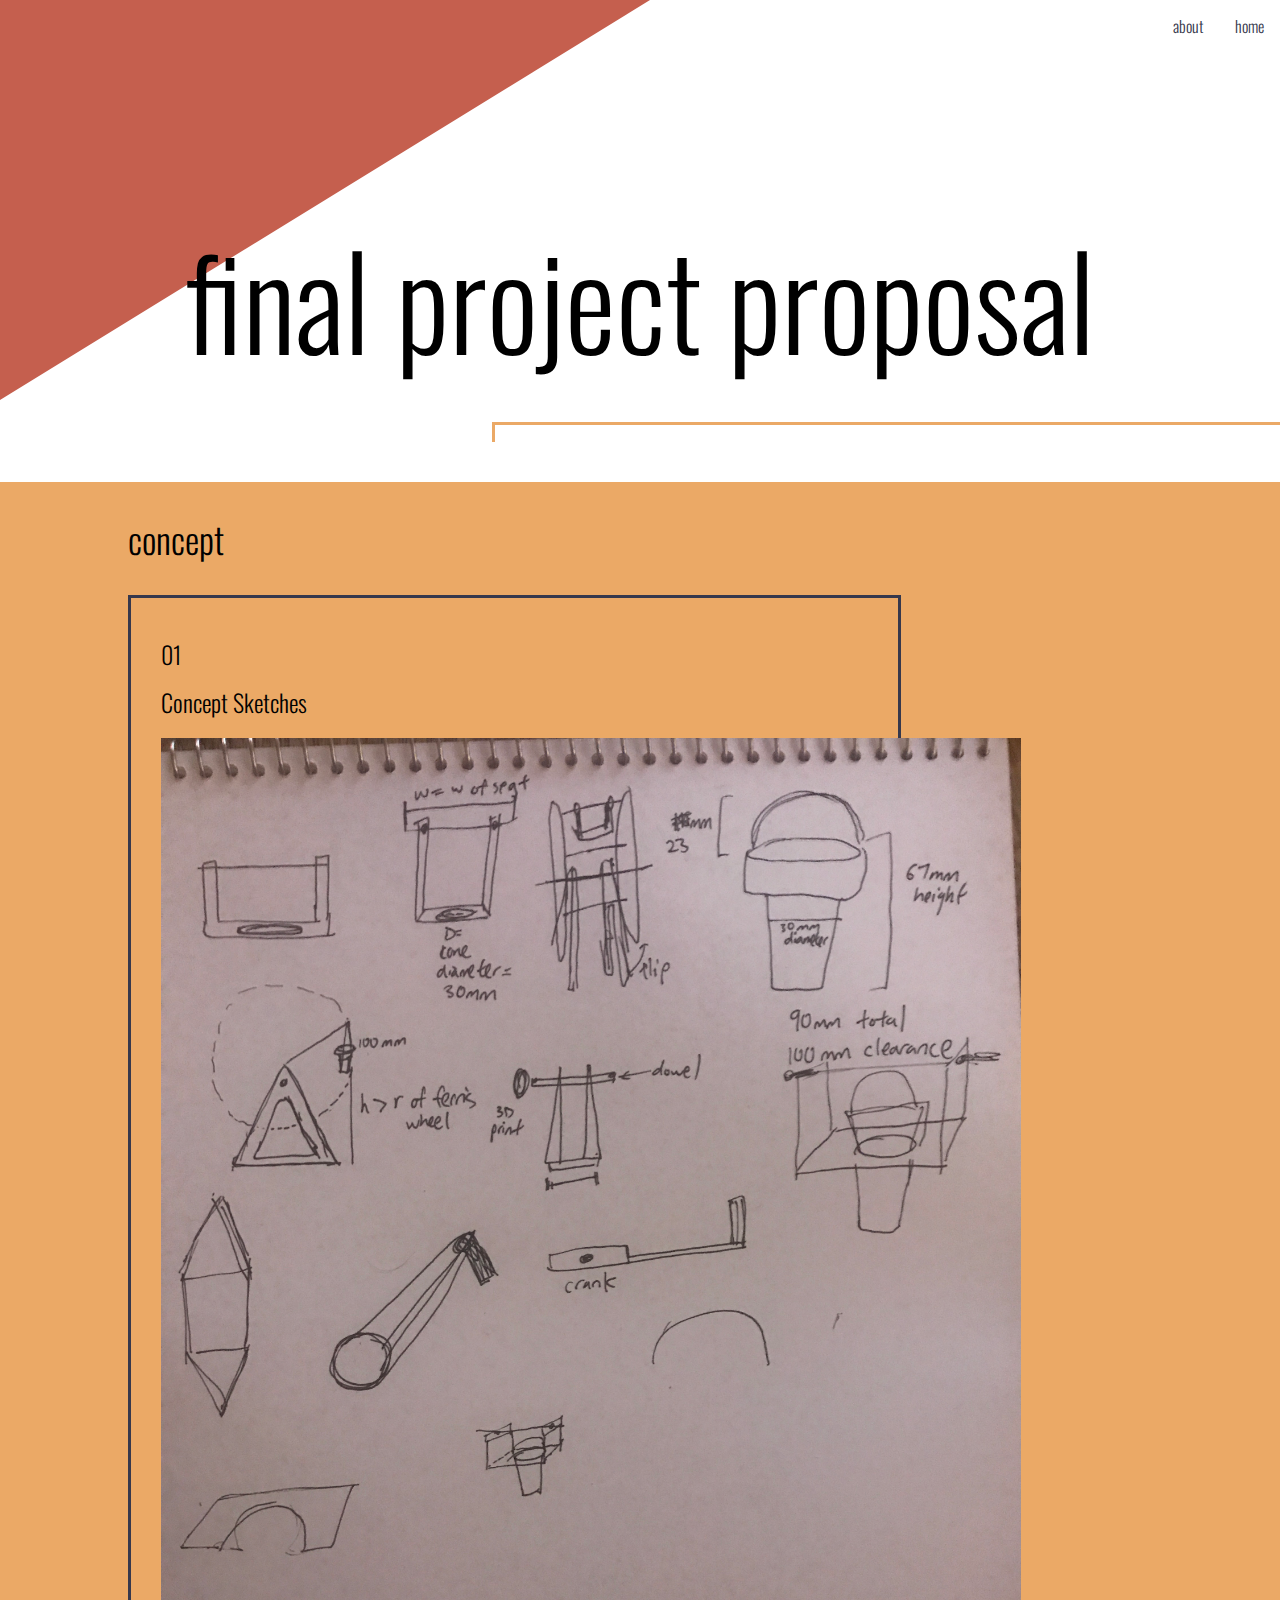
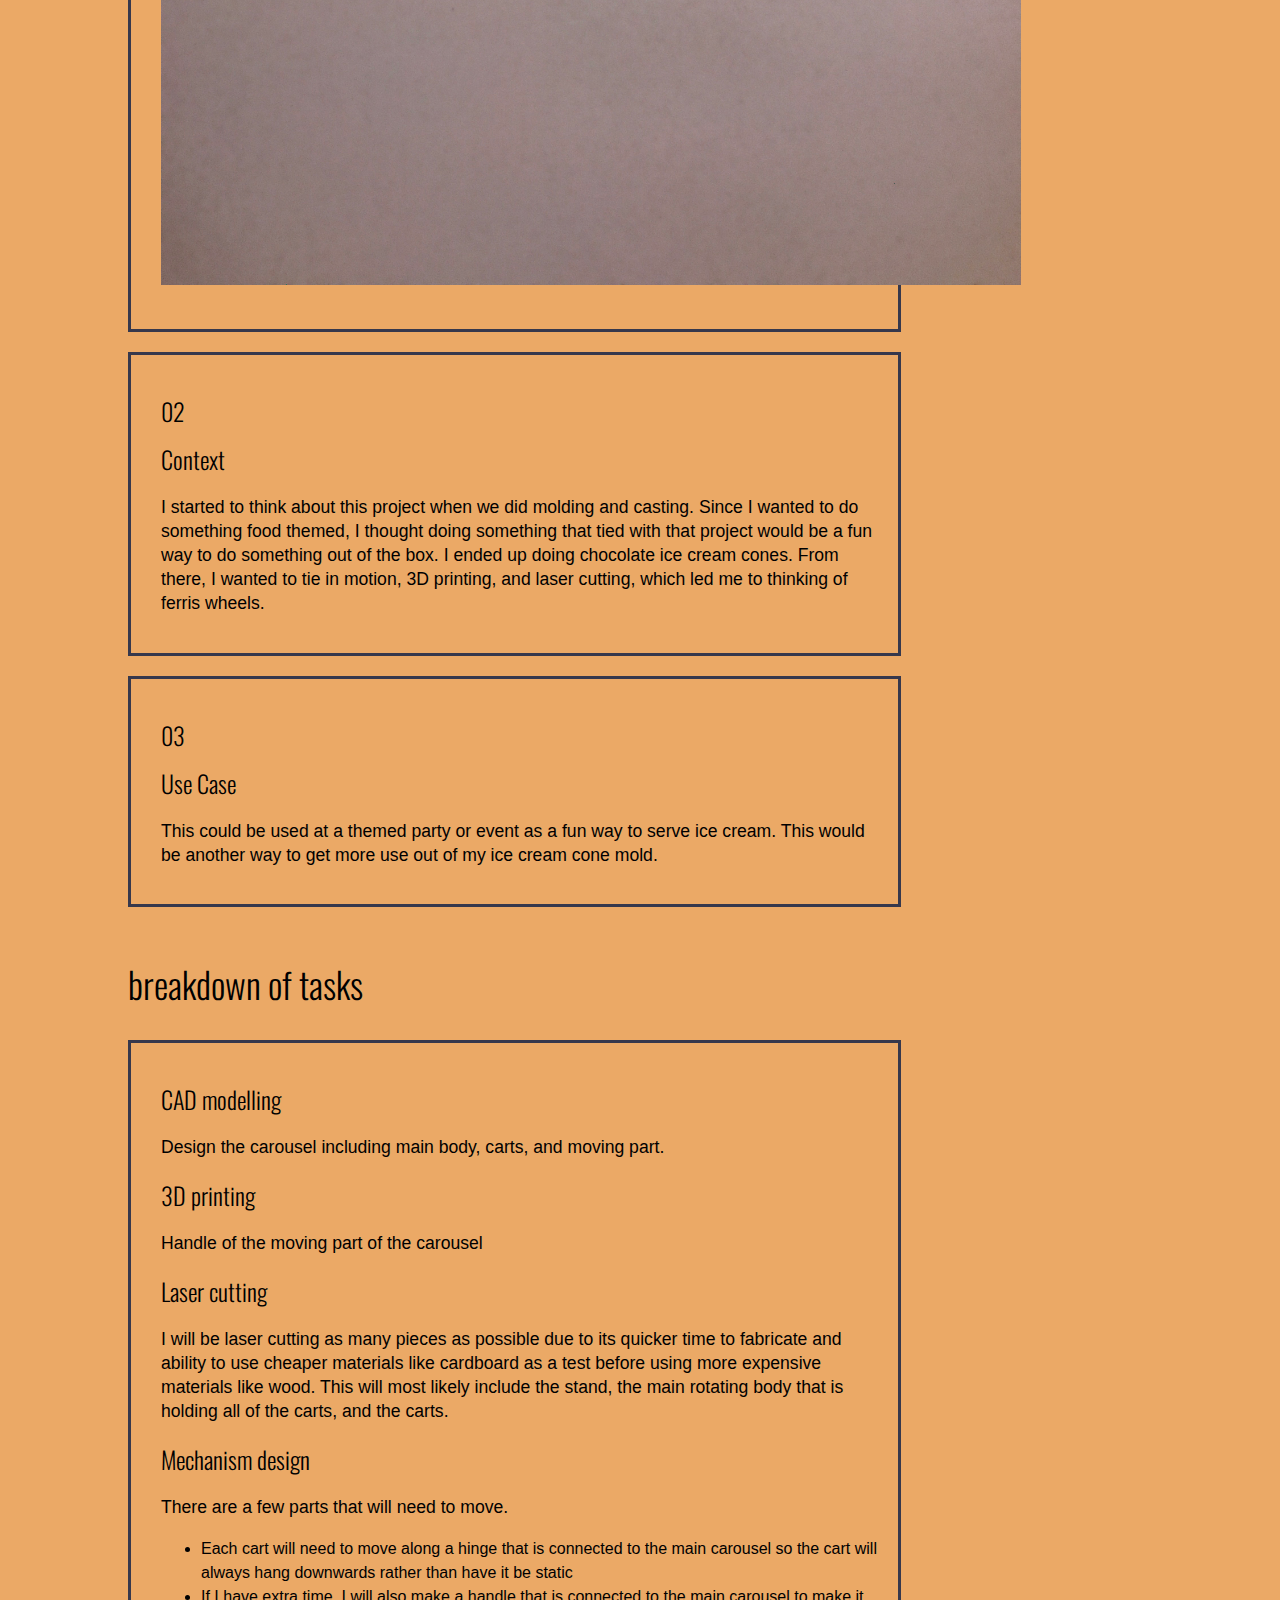
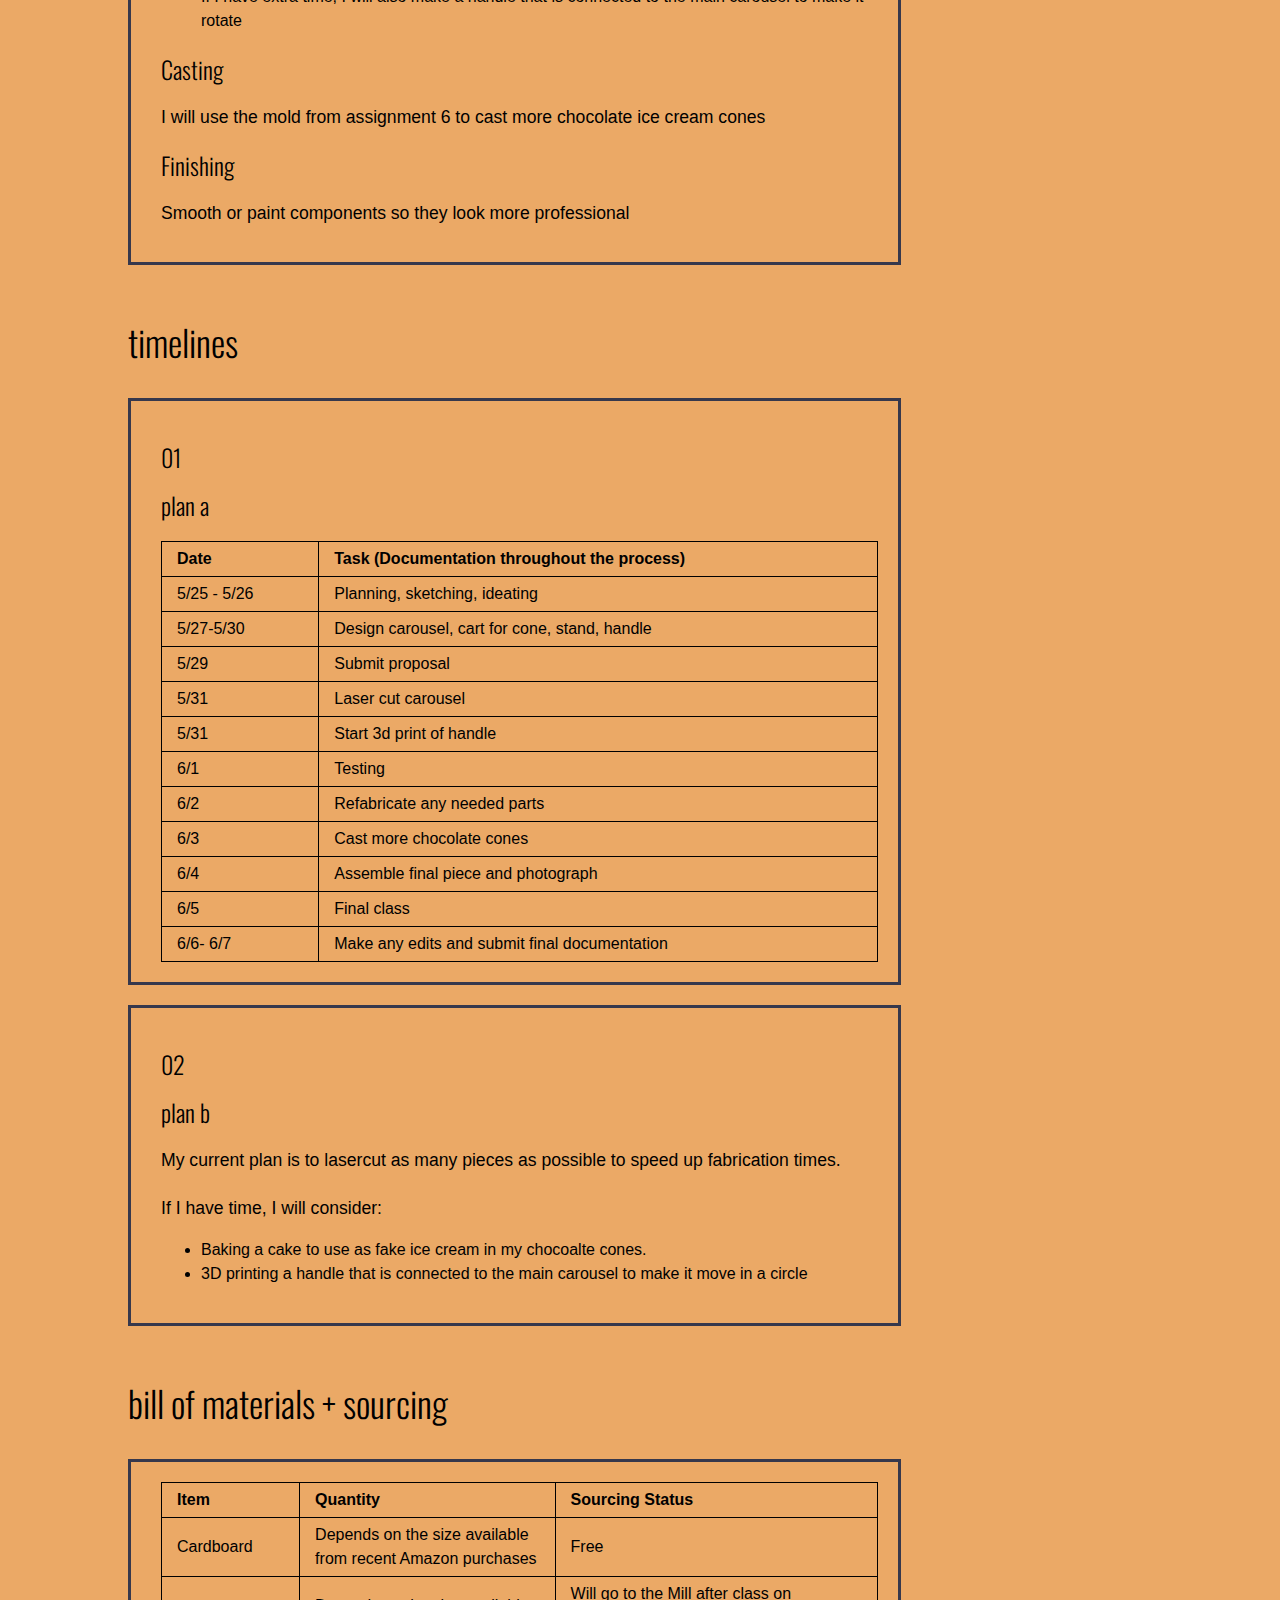
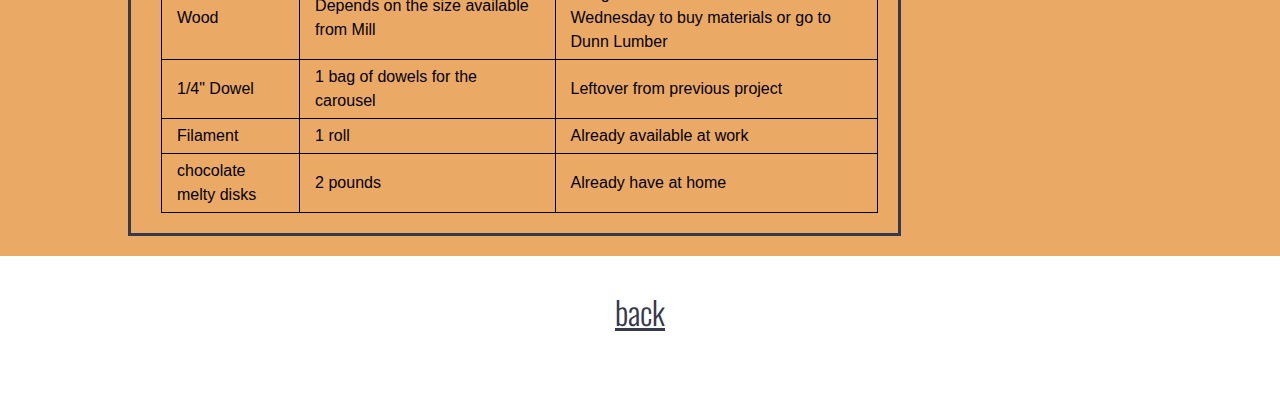
<file: assignment7.html>
<!DOCTYPE html>
<html>

<head>
  <meta charset="utf-8">
  <meta name="viewport" content="width=device-width, maximum-scale=1.0" />
  <link rel="shortcut icon" type="image/x-icon" href="images/logo.png" />
  <title>Tanya Wang</title>

  <link href="style.css" media="screen" rel="stylesheet" type="text/css" />
  <link href="https://fonts.googleapis.com/css?family=Oswald:200,400" rel="stylesheet">
  <script src="https://code.jquery.com/jquery-1.10.2.js"></script>
</head>

<body>

  <!-- Header -->
  <div id="container">
    <div class="triangle"></div>
    <!-- Nav Start -->
    <div id="nav-container"></div>

    <script>
      $(function() {
        $("#nav-container").load("nav.html");
      });
    </script>
    <!-- Nav end -->

    <div class="header">
      <h1>final project proposal</h1>
      <h2>making something whimsical</h2>
    </div>
  </div>

  <!-- Main -->
  <div class="assignmentspage">
    <div class="assignment">

    </div>

    <div class="container">
      <h2>concept</h2>
      <div class="assignment">
        <h3>01</h3>
        <h3>Concept Sketches</h3>
        <p>
          <div class="inspo"><img src="images/a7/sketch.jpg" width=500></a></div>
        </p>
      </div>


      <div class="assignment">
        <h3>02</h3>
        <h3>Context</h3>
        <p>
          I started to think about this project when we did molding and casting. Since I wanted to do something food themed, I thought doing something that tied with that project would be a fun way to do something out of the box. I ended up doing
          chocolate ice cream cones. From there, I wanted to tie in motion, 3D printing, and laser cutting, which led me to thinking of ferris wheels.
        </p>
      </div>


      <div class="assignment">
        <h3>03</h3>
        <h3>Use Case</h3>
        <p>
          This could be used at a themed party or event as a fun way to serve ice cream. This would be another way to get more use out of my ice cream cone mold.
        </p>
      </div>

    </div>


    <div class="container">
      <h2>breakdown of tasks</h2>

      <div class="assignment">
        <h3>CAD modelling</h3>
        <p>Design the carousel including main body, carts, and moving part.</p>

        <h3>3D printing</h3>
        <p>Handle of the moving part of the carousel</p>

        <h3>Laser cutting</h3>
        <p>I will be laser cutting as many pieces as possible due to its quicker time to fabricate and ability to use cheaper materials like cardboard as a test before using more expensive materials like wood. This will most likely include the stand,
          the main rotating body that is holding all of the carts, and the carts.</p>

        <h3>Mechanism design</h3>
        <p>There are a few parts that will need to move.
          <ul>
            <li>Each cart will need to move along a hinge that is connected to the main carousel so the cart will always hang downwards rather than have it be static</li>
            <li>If I have extra time, I will also make a handle that is connected to the main carousel to make it rotate </li>
          </ul>

        </p>

        <h3>Casting</h3>
        <p>I will use the mold from assignment 6 to cast more chocolate ice cream cones</p>

        <h3>Finishing</h3>
        <p>Smooth or paint components so they look more professional</p>

      </div>



    </div>


    <div class="container">
      <h2>timelines</h2>

      <div class="assignment">
        <h3>01</h3>
        <h3>plan a</h3>

        <table style="width:100%">
          <tr>
            <th style="text-align:left;">Date</th>
            <th style="text-align:left;">Task (Documentation throughout the process)</th>
          </tr>
          <tr>
            <td>5/25 - 5/26</td>
            <td>Planning, sketching, ideating</td>
          </tr>
          <tr>
            <td>5/27-5/30</td>
            <td>Design carousel, cart for cone, stand, handle</td>
          </tr>
          <tr>
            <td>5/29</td>
            <td>Submit proposal</td>
          </tr>
          <tr>
            <td>5/31</td>
            <td>Laser cut carousel</td>
          </tr>
          <tr>
            <td>5/31</td>
            <td>Start 3d print of handle</td>
          </tr>
          <tr>
            <td>6/1</td>
            <td>Testing</td>
          </tr>
          <tr>
            <td>6/2</td>
            <td>Refabricate any needed parts</td>
          </tr>
          <tr>
            <td>6/3</td>
            <td>Cast more chocolate cones</td>
          </tr>
          <tr>
            <td>6/4</td>
            <td>Assemble final piece and photograph</td>
          </tr>
          <tr>
            <td>6/5</td>
            <td>Final class</td>
          </tr>
          <tr>
            <td>6/6- 6/7</td>
            <td>Make any edits and submit final documentation</td>
          </tr>
        </table>


      </div>


      <div class="assignment">
        <h3>02</h3>
        <h3>plan b</h3>

        <p>My current plan is to lasercut as many pieces as possible to speed up fabrication times. <br /><br /> If I have time, I will consider:
          <ul>
            <li>Baking a cake to use as fake ice cream in my chocoalte cones.</li>
            <li>3D printing a handle that is connected to the main carousel to make it move in a circle </li>
          </ul>
        </p>


      </div>
    </div>

    <div class="container">
      <h2>bill of materials + sourcing</h2>

      <div class="assignment">

        <table style="width:100%">
          <tr>
            <th style="text-align:left;">Item</th>
            <th style="text-align:left;">Quantity</th>
            <th style="text-align:left;">Sourcing Status</th>
          </tr>
          <tr>
            <td>Cardboard</td>
            <td>Depends on the size available from recent Amazon purchases</td>
            <td>Free</td>
          </tr>
          <tr>
            <td>Wood</td>
            <td>Depends on the size available from Mill</td>
            <td>Will go to the Mill after class on Wednesday to buy materials or go to Dunn Lumber</td>
          </tr>
          <tr>
            <td>1/4" Dowel</td>
            <td>1 bag of dowels for the carousel</td>
            <td>Leftover from previous project</td>
          </tr>
          <tr>
            <td>Filament</td>
            <td>1 roll</td>
            <td>Already available at work</td>
          </tr>
          <tr>
            <td>chocolate melty disks</td>
            <td>2 pounds</td>
            <td>Already have at home</td>
          </tr>

        </table>
      </div>
    </div>



    <div class="main">
      <h3><a href="index.html">back</a></h3>

    </div>

  </div>
</body>


</html>
</file>
<file: style.css>
html, body {
  padding: 0 0 0 0;
  margin: 0;
  font-family: 'roboto', 'helvetica', 'arial', 'sans';
  font-weight: 300;
}

p {
  font-size: 1.1em;
}

/* If the screen size is 601px wide or more, set the font-size of <div> to 80px */
@media screen and (min-width: 601px) {
  h1 {
    font-family: 'Oswald', sans-serif;
    font-size: 8em;
    font-weight: 300;
  }

  h2 {
    font-family: 'Oswald', sans-serif;
    font-size: 2.25em;
    font-weight: 300;
  }

  h3, h4 {
    font-family: 'Oswald', sans-serif;
    font-size: 2em;
    font-weight: 300;
  }

  .about img {
    position: relative;
    max-width: 500px;
    float: left;
    padding: 0 20px 0 0;
  }

  .noimage {
    padding-left: 0px;
    padding-bottom: 10px;
  }
}

/* If the screen size is 600px wide or less, set the font-size of <div> to 30px */
@media screen and (max-width: 600px) {
  h1 {
    font-family: 'Oswald', sans-serif;
    font-size: 4em;
    font-weight: 300;
  }

  h2 {
    font-family: 'Oswald', sans-serif;
    font-size: 1.5em;
    font-weight: 300;
  }

  h3, h4 {
    font-family: 'Oswald', sans-serif;
    font-size: 1.25em;
    font-weight: 300;
  }

  .about img {
    position: relative;
    width: 100%;
    max-width: 500px;
    float: left;
    padding: 0px 0px 10px;
  }

  p, ul {
    font-size: .9em;
  }

  .wrap {
    padding: 0 25px;
  }
}

a {
  color: #36384C;
  font-family: 'Oswald', sans-serif;
}

a:hover {
  background-color: #EBA966;
  color: white;
}

.active {
  background-color: #36384C;
  color: white;
}

#container {
  height: auto;
}

.header {
  position: relative;
  color: #000;
  margin-top: 50px;
}

.header h1 {
  position: relative;
  left: 0%;
  width: 100%;
  top: 100px;
  text-align: center;
  margin: 0px;
}

.header h2 {
  position: relative;
  width: 60%;
  float: right;
  right: -6px;
  text-align: left;
  border: 3px solid #EBA966;
  padding: 5px 0 5px 20px;
  top: 100px;
}

.triangle {
  position: absolute;
  width: 0%;
  border-style: solid;
  border-width: 400px 650px 0 0;
  border-color: #C55F4E transparent transparent transparent;
  float: left;
}

.nav {
  position: relative;
  padding-right: 0px;
}

#navbar .active {
  background-color: #36384C;
  color: white;
}

.nav a {
  position: relative;
  float: right;
  padding: 20px;
}

.nav ul {
  list-style-type: none;
  margin: 0;
  padding: 0;
  overflow: hidden;
}

.nav li {
  float: right;
}

.nav image {
  position: absolute;
  float: left;
}

.nav li a {
  display: block;
  text-align: center;
  padding: 14px 16px;
  text-decoration: none;
}

.approachheader {
  position: relative;
  float: left;
  width: 100%;
  top: 100px;
  height: auto;
  border: 1px solid red;
  display: flex;
  align-items: center;
  justify-content: center;
  flex-wrap: wrap;
  flex-direction: row;
}

.approachheader h3 {
  text-align: center;
}

.approach-left {
  position: relative;
  display: block;
  padding: 2em;
  width: 40%;
  height: auto;
  text-align: left;
  border: 1px solid purple;
}

.approach-right {
  position: relative;
  height: auto;
  width: 50%;
  text-align: left;
  border: 1px solid green;
}

.assignheader {
  position: relative;
  width: 100%;
  top: 100px;
  text-align: center;
  padding-top: 50px;
}

.assignheader h3 {
  margin-top: 80px;
  margin-bottom: 10px;
}

.assignheader a {
  color: #000;
  font-family: 'Oswald', sans-serif;
  text-decoration: none;
  padding: 7px 7px;
}

.assignheader a:hover {
  background: #EBA966;
  color: white;
  text-decoration: none;
}

i {
  border: solid black;
  border-width: 0 3px 3px 0;
  display: inline-block;
  padding: 13px;
  vertical-align: middle;
}

.down {
  transform: rotate(45deg);
  -webkit-transform: rotate(45deg);
}

.assignments {
  position: relative;
  background-color: white;
  display: flex;
  align-items: center;
  justify-content: center;
  flex-wrap: wrap;
  flex-direction: row;
  float: left;
  width: 100%;
  margin: 70px auto;
  top: 100px;
}

.assignment {
  font-size: 1em;
  line-height: 24px;
  padding: 20px 20px 20px 30px;
  float: left;
}

.assignment h3 {
  flex-wrap: wrap;
  flex-direction: row;
  max-width: 250px;
  line-height: 1em;
}

.assignment a {
  color: #000;
  text-decoration: none;
}

.assignment a:hover {
  background: #C55F4E;
  color: #C55F4E;
  text-decoration: none;
}

.footer {
  width: 1100px;
  float: left;
  padding: 300px 0px 30px 30px;
}

.widebody {
  width: 800px;
  padding: 0px 30px 30px 30px;
}

.widebody a:hover {
  background: #F06;
  color: #FFF;
  text-decoration: none;
}

/* About me */
.about {
  position: relative;
  float: left;
  margin: 0 auto;
  width: 100%;
}

.wrap {
  position: relative;
  width: 450px;
}

.wrap h4 {
  margin: 10px auto;
}

.about a {
  font-family: 'roboto', 'helvetica', 'arial', 'sans';
  text-decoration: none;
  background: #EBA966;
  color: white;
}

.about a:hover {
  font-family: 'roboto', 'helvetica', 'arial', 'sans';
  text-decoration: none;
  background: #C55F4E;
  color: white;
}

.noimage {
  position: relative;
  width: 350px;
  min-height: 300px;
  background: #EBA966;
}

.noimage h4 {
  position: relative;
  font-size: 2.4em;
  width: 100%;
  line-height: 100%;
  top: 20px;
  text-align: center;
}

.about .assignments {
  position: relative;
  float: left;
  margin: 10px 0;
  padding: 0px;
  background-color: white;
  border: 1px solid red;
}

.about .assignment {
  position: relative;
  float: left;
  padding: 10px;
}

.about ul {
  position: relative;
  top: 0px;
}

.subtitle {
  position: relative;
  float: left;
  text-align: left;
  width: 100%;
  padding-left: 20px;
}

/* Assignments Page */
.assignmentspage {
  background-color: white;
  position: absolute;
  display: flex;
  align-items: center;
  justify-content: center;
  flex-wrap: wrap;
  flex-direction: row;
  float: left;
  width: 100%;
  margin: 150px auto 0px;
}

.main {
  position: relative;
  display: flex;
  align-items: center;
  justify-content: center;
  margin-bottom: 30px;
}

.main img {
  width: 60%;
  position: relative;
}

.container {
  position: relative;
  display: block;
  width: 100%;
  margin: auto;
  padding: 0 10%;
  background: #EBA966;
}

.container h3 {
  font-size: 1.5em;
}

.container a {
  color: #36384C;
  font-family: 'Roboto', sans-serif;
  text-decoration: underline;
}

.container a:hover {
  background: #36384C;
  color: white;
}

.container .assignment {
  border: 3px solid #36384C;
  width: 70%;
  margin: 0 auto 20px;
}

.container .assignment img {
  width: 70%;
}

.container .assignment .inspo img {
  width: 120%
}

.container .assignment .icon img {
  width: 100px;
}

table, th, td {
  border: 1px solid black;
  border-collapse: collapse;
  padding: 5px 15px;
}
</file>
